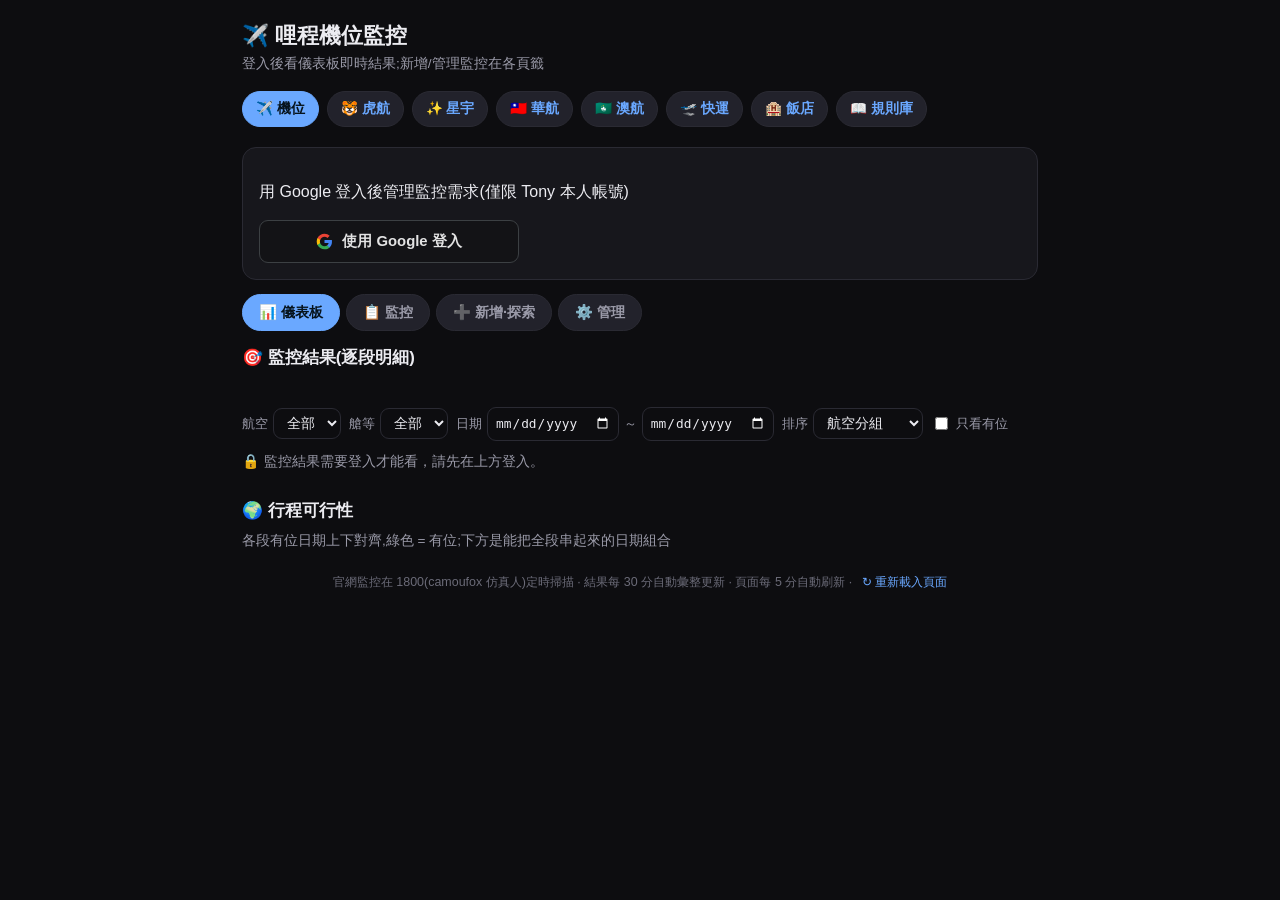
<file: index.html>
<!DOCTYPE html>
<html lang="zh-Hant">
<head>
<meta charset="UTF-8">
<meta name="viewport" content="width=device-width, initial-scale=1">
<title>✈️ 哩程機位監控</title>
<meta name="theme-color" content="#0d0d10">
<link rel="manifest" href="manifest.json">
<link rel="apple-touch-icon" href="assets/icon-192.png">
<link rel="icon" type="image/png" href="assets/icon-192.png">
<link rel="stylesheet" href="assets/shared.css?v=20260903">
<style>
  .badge.no_seats{ color:var(--bad); border-color:var(--bad); }
  .src-air{ color:var(--ok); } .src-sa{ color:var(--accent); }
  .avlist{ color:var(--ok); font-size:0.82rem; margin-top:5px; line-height:1.55; }
  .badge.new{ background:#f5a524; color:#241a05; border:none; font-weight:700; }
  .tl .t-pa{ background:#f5a524; }
  .tl .t-ck{ background:#7a642a; } .tl .t-no{ background:#2c2c36; }
  .tl .t-un{ background:transparent; border:1px solid var(--border); }
  .book{ color:var(--accent); text-decoration:none; font-size:0.8rem; white-space:nowrap; }
  .cpm{ color:var(--text2); font-size:0.76rem; } .cpm.good{ color:var(--ok); }
  /* results table */
  .summary{ display:flex; gap:8px; flex-wrap:wrap; margin:6px 0 12px; }
  .stat{ background:var(--card); border:1px solid var(--border); border-radius:10px; padding:7px 13px; font-size:0.88rem; }
  .stat b{ font-size:1.1rem; color:var(--accent); } .stat.ok b{ color:var(--ok); }
  /* 頁籤 */
  .tabs{ display:flex; gap:6px; margin:12px 0; flex-wrap:wrap; }
  .tabs button{ background:var(--chip); color:var(--text2); border:1px solid var(--border); border-radius:99px; padding:8px 16px; font-size:0.9rem; }
  .tabs button.on{ background:var(--accent); color:#06131c; border-color:var(--accent); }
  .tabsec{ display:none; } .tabsec.on{ display:block; }
  /* 登入才看得到的區塊：body 沒有 authed class 時整塊藏起來,反之藏 need-anon 提示 */
  body:not(.authed) .need-auth{ display:none !important; }
  body.authed .need-anon{ display:none !important; }
  .controls{ display:flex; gap:8px; flex-wrap:wrap; margin:0 0 10px; align-items:center; }
  /* white-space:nowrap:手機上 label 被擠窄時整顆換行,不要「只看有位」一字一行直排 */
  .controls label{ font-size:0.82rem; margin:0; display:flex; align-items:center; gap:5px; white-space:nowrap; }
  .controls select{ width:auto; padding:6px 9px; font-size:0.85rem; }
  .controls input[type=date]{ width:auto; min-width:118px; min-height:34px; padding:5px 7px; font-size:0.8rem; }
  .grp{ margin:16px 0 5px; font-weight:700; display:flex; align-items:center; gap:8px; }
  .grp .prog{ font-size:0.76rem; color:var(--text2); font-weight:400; }
  tr.avail{ background:var(--okbg); } tr.none td{ color:var(--dim); }
  /* 每哩價值划算的列：琥珀色亮顯,比一般「有位」的綠更搶眼(現金/哩程 ≥0.8 划算、≥1.2 超值) */
  tr.val{ background:#2a2112; box-shadow:inset 3px 0 0 #f5a524; }
  tr.val2{ background:#332507; box-shadow:inset 3px 0 0 #ffc94d; }
  .valbadge{ background:#f5a524; color:#241a05; border:none; font-weight:700; }
  .flt{ color:var(--text2); font-size:0.79rem; }
  .editbox{ border:1px dashed var(--border); border-radius:10px; padding:10px 12px; margin-top:8px; width:100%; }
  .ev{ font-size:0.82rem; color:var(--text2); padding:3px 0; border-bottom:1px dashed var(--border); }
  .ev:last-child{ border-bottom:none; }
  .ev.drop{ color:#f5a524; background:#2a2112; border-radius:6px; padding:4px 8px; border-bottom:none; margin:2px 0; }
  /* ---- 行程專案 / 日曆熱圖 ---- */
  .leg{ border:1px solid var(--border); border-radius:10px; padding:9px 10px; margin:8px 0; background:var(--bg); }
  .leg-hd{ display:flex; justify-content:space-between; align-items:center; font-size:0.82rem; color:var(--text2); margin-bottom:4px; }
  .leg-hd b{ color:var(--text); }
  .leg .row2{ margin-top:4px; }
  .leg input, .leg select{ padding:7px 8px; font-size:0.88rem; }
  .leg label{ margin:6px 0 3px; font-size:0.78rem; }
  .rm{ background:transparent; color:var(--bad); border:none; padding:2px 6px; font-size:0.8rem; cursor:pointer; }
  .addleg{ background:transparent; color:var(--accent); border:1px dashed var(--border); width:100%; padding:9px; font-size:0.88rem; }
  .bn{ color:var(--warn,#f5a524); font-size:0.74rem; }
  .trip{ border:1px solid var(--border); border-radius:12px; padding:12px; margin:12px 0; background:var(--card); }
  .trip-hd{ display:flex; justify-content:space-between; align-items:flex-start; gap:10px; margin-bottom:8px; }
  .trip-name{ font-weight:700; font-size:1rem; }
  .badge.ready{ background:var(--ok); color:#06281a; border:none; font-weight:700; }
  .badge.partial{ color:#f5a524; border-color:#5a441a; }
  .badge.none{ color:var(--bad); border-color:var(--bad); }
  .hm{ overflow-x:auto; -webkit-overflow-scrolling:touch; padding-bottom:4px; }
  .hm table{ border-collapse:separate; border-spacing:2px; font-size:0.7rem; }
  .hm th.lg{ text-align:left; white-space:nowrap; padding-right:8px; font-weight:600; color:var(--text);
    font-size:0.78rem; position:sticky; left:0; background:var(--card); z-index:1; }
  .hm th.dt{ font-weight:400; color:var(--text2); font-size:0.62rem; line-height:1.15; padding:0 1px; }
  .hm td.c{ width:17px; height:19px; border-radius:4px; background:#1e1e26; padding:0; }
  .hm td.c.ok{ background:var(--ok); } .hm td.c.no{ background:#26262f; }
  .hm td.c.out{ background:transparent; } .hm td.c.pend{ background:#2b2b38; }
  .hm td.c.pick{ outline:2px solid var(--accent); outline-offset:-2px; }
  .lgd{ display:flex; gap:12px; flex-wrap:wrap; font-size:0.74rem; color:var(--text2); margin:6px 0 2px; }
  .lgd i{ display:inline-block; width:11px; height:11px; border-radius:3px; vertical-align:-1px; margin-right:4px; }
  .combo{ border:1px solid var(--border); border-radius:9px; padding:7px 10px; margin:6px 0; font-size:0.83rem; cursor:pointer; }
  .combo:hover{ border-color:var(--accent); } .combo.on{ border-color:var(--accent); background:var(--okbg); }
  .combo .cd{ color:var(--ok); font-weight:600; }
</style>
</head>
<body>
<h1>✈️ 哩程機位監控</h1>
<p class="sub">登入後看儀表板即時結果;新增/管理監控在各頁籤</p>
<div class="nav">
  <a href="index.html">✈️ 機位</a>
  <a href="tigerair.html">🐯 虎航</a>
  <a href="starlux.html">✨ 星宇</a>
  <a href="chinaairlines.html">🇹🇼 華航</a>
  <a href="airmacau.html">🇲🇴 澳航</a>
  <a href="hkexpress.html">🛫 快運</a>
  <a href="hotels.html">🏨 飯店</a>
  <a href="rules.html">📖 規則庫</a>
</div>

<div id="signin-card" class="card">
  <p>用 Google 登入後管理監控需求(僅限 Tony 本人帳號)</p>
  <div id="gsi-btn"></div>
</div>
<div id="role-banner" class="msg hidden" style="margin:10px 0;padding:9px 12px;border:1px solid #6663;border-radius:8px;"></div>

<!-- 儀表板優先：預設先看「現在有沒有位」,表單全部收進頁籤,不用滑過一堆表單 -->
<div class="tabs" id="tabs">
  <button data-tab="dash" class="on">📊 儀表板</button>
  <button data-tab="watch">📋 監控</button>
  <button data-tab="add">➕ 新增·探索</button>
  <button data-tab="admin">⚙️ 管理</button>
</div>

<section id="tab-add" class="tabsec">
  <p class="msg need-anon">🔒 登入後才能新增監控。</p>
  <div class="card need-auth">
    <h2>🔭 探索模式(不指定目的地)</h2>
    <p class="msg" style="margin:2px 0 8px;">環球票的正確查法是反過來的:先看哪裡開得出位子,再回頭組行程。這裡從出發地掃整個地區的樞紐機場(走 seats.aero 快取,不打官網),找到的段可以一鍵丟進下面的行程表單。</p>
    <div class="row2">
      <div><label>出發地(可逗號多個)</label><input id="x-origin" placeholder="例：TPE" maxlength="30" style="text-transform:uppercase" value="TPE"></div>
      <div><label>哩程計畫</label><select id="x-program">
        <option value="ana" selected>ANA 全日空</option><option value="eva">長榮 Infinity</option>
        <option value="cal">華航 華夏</option><option value="starlux">星宇 COSMILE</option>
        <option value="alaska">阿拉斯加 Mileage Plan</option><option value="asiamiles">國泰 Asia Miles</option></select></div>
    </div>
    <div class="row2">
      <div><label>日期(起)</label><input id="x-from" type="date"></div>
      <div><label>日期(迄)</label><input id="x-to" type="date"></div>
    </div>
    <label>艙等</label>
    <div style="display:flex;gap:14px;flex-wrap:wrap;padding:4px 0 2px;">
      <label style="margin:0;display:inline-flex;gap:5px;align-items:center;color:var(--text)"><input type="checkbox" class="xcab" value="business" style="width:auto" checked> 商務</label>
      <label style="margin:0;display:inline-flex;gap:5px;align-items:center;color:var(--text)"><input type="checkbox" class="xcab" value="first" style="width:auto"> 頭等</label>
      <label style="margin:0;display:inline-flex;gap:5px;align-items:center;color:var(--text)"><input type="checkbox" class="xcab" value="premium" style="width:auto"> 豪經</label>
      <label style="margin:0;display:inline-flex;gap:5px;align-items:center;color:var(--text)"><input type="checkbox" class="xcab" value="economy" style="width:auto"> 經濟</label>
    </div>
    <label>要掃哪些地區(一次最多掃 8 批,超過的會標出來)</label>
    <div id="x-regions" style="display:flex;gap:12px;flex-wrap:wrap;padding:4px 0 2px;"></div>
    <label>最少可訂位數</label>
    <select id="x-seats"></select>
    <button id="x-submit" class="primary">🔭 開始探索</button>
    <p id="x-msg" class="msg"></p>
    <div id="x-out"></div>
  </div>

  <div class="card need-auth">
    <h2>🌍 新增行程專案(環球票 / 多航段)</h2>
    <p class="msg" style="margin:2px 0 8px;">一張環球票 = 一組航段。每段各自設彈性日期窗,系統會自動算出「哪幾組日期能把全部段串成一張票」,全段湊齊才推播。洲際長程段(≥2,500 哩)會自動標記為瓶頸段並加掃描配額。</p>
    <label>行程名稱</label>
    <input id="t-name" placeholder="例：2027 環球商務" maxlength="40">
    <div id="t-legs"></div>
    <button id="t-addleg" class="addleg">➕ 加一段</button>
    <div class="row2" style="margin-top:10px;">
      <div><label>人數(幾人到幾人)</label>
        <div style="display:flex;align-items:center;gap:6px;">
          <select id="t-seats-min" style="flex:1"></select><span style="color:var(--text2)">到</span>
          <select id="t-seats-max" style="flex:1"></select>
        </div></div>
      <div><label>每段之間最少停留(天)</label><select id="t-stay">
        <option value="0">0(可同日轉機)</option><option value="1" selected>1 天</option>
        <option value="2">2 天</option><option value="3">3 天</option>
        <option value="5">5 天</option><option value="7">7 天</option></select></div>
    </div>
    <div class="row2">
      <div><label>資料來源</label><select id="t-source">
        <option value="airline" selected>航空公司官網(較準)</option>
        <option value="seatsaero">seats.aero(聯盟代理)</option></select></div>
      <div><label>每日掃描次數(基準)</label><select id="t-scan">
        <option value="1">1 次</option><option value="2" selected>2 次</option>
        <option value="3">3 次</option><option value="4">4 次</option></select></div>
    </div>
    <button id="t-submit" class="primary">建立行程</button>
    <p id="t-msg" class="msg"></p>
  </div>

  <div class="card need-auth">
    <h2>➕ 新增單點監控需求</h2>
    <div class="row2">
      <div><label>出發地(IATA,可逗號多個)</label><input id="f-origin" placeholder="例：TPE 或 TPE,KHH" maxlength="30" style="text-transform:uppercase"></div>
      <div><label>目的地(IATA,可逗號多個)</label><input id="f-dest" placeholder="例：NRT 或 NRT,HND" maxlength="30" style="text-transform:uppercase"></div>
    </div>
    <p class="msg" style="margin:2px 0 6px;">出發地/目的地各最多 5 個,逗號分隔(TPE,KHH → NRT,HND)。也可打城市群組代碼自動展開：TYO=NRT+HND、SEL=ICN+GMP、NYC=JFK+EWR+LGA、LON=LHR+LGW、PAR=CDG+ORY、TWN=TPE+KHH。官網來源會把所有組合逐一掃描;星宇官網一次只能查一組航線+單一出發日,多填的會在清單上標註。</p>
    <label>行程</label>
    <div style="display:flex;gap:14px;padding:2px 0 6px;">
      <label style="margin:0;display:inline-flex;gap:5px;align-items:center;color:var(--text)"><input type="radio" name="f-trip" class="tt" value="oneway" checked style="width:auto"> 單程</label>
      <label style="margin:0;display:inline-flex;gap:5px;align-items:center;color:var(--text)"><input type="radio" name="f-trip" class="tt" value="roundtrip" style="width:auto"> 來回</label>
    </div>
    <div class="row2">
      <div><label id="f-lab-from">日期(起)</label><input id="f-date-from" type="date"></div>
      <div><label>日期(迄,留空=單日)</label><input id="f-date-to" type="date"></div>
    </div>
    <div class="row2" id="f-ret-row" style="display:none">
      <div><label>回程(起)</label><input id="f-ret-from" type="date"></div>
      <div><label>回程(迄,留空=單日)</label><input id="f-ret-to" type="date"></div>
    </div>
    <p class="msg" id="f-ret-hint" style="display:none;margin:2px 0 6px;">去程與回程各自一個日期範圍(例:1/21-1/23 出發、2/2-2/3 回程)。兩段分開掃、分開通知——單程獎勵票各算一半哩程,哪段先開出來就可以先訂。</p>
    <label>艙等(可複選,不選=皆可)</label>
    <div id="f-cabins" style="display:flex;gap:14px;flex-wrap:wrap;padding:4px 0 2px;">
      <label style="margin:0;display:inline-flex;gap:5px;align-items:center;color:var(--text)"><input type="checkbox" class="cab" value="economy" style="width:auto"> 經濟</label>
      <label style="margin:0;display:inline-flex;gap:5px;align-items:center;color:var(--text)"><input type="checkbox" class="cab" value="premium" style="width:auto"> 豪華經濟</label>
      <label style="margin:0;display:inline-flex;gap:5px;align-items:center;color:var(--text)"><input type="checkbox" class="cab" value="business" style="width:auto" checked> 商務</label>
      <label style="margin:0;display:inline-flex;gap:5px;align-items:center;color:var(--text)"><input type="checkbox" class="cab" value="first" style="width:auto"> 頭等</label>
    </div>
    <label>人數(幾人到幾人)</label>
    <div style="display:flex;align-items:center;gap:8px;">
      <select id="f-seats-min" style="flex:1"></select>
      <span style="color:var(--text2)">到</span>
      <select id="f-seats-max" style="flex:1"></select>
      <span style="color:var(--text2)">人</span>
    </div>
    <label>哩程計畫</label>
    <select id="f-program">
      <option value="ana" selected>ANA 全日空</option><option value="eva">長榮 Infinity</option>
      <option value="cal">華航 華夏</option><option value="starlux">星宇 COSMILE</option>
      <option value="alaska">阿拉斯加 Mileage Plan</option><option value="asiamiles">國泰 Asia Miles</option>
    </select>
    <div class="row2">
      <div><label>資料來源</label><select id="f-source">
        <option value="airline" selected>航空公司官網(較準)</option>
        <option value="seatsaero">seats.aero(聯盟代理)</option></select></div>
      <div><label>每日掃描次數</label><select id="f-scan">
        <option value="1">1 次</option><option value="2" selected>2 次</option>
        <option value="3">3 次</option><option value="4">4 次</option></select></div>
    </div>
    <label>通知條件(選填,超過的不算有位)</label>
    <div class="row2">
      <div><input id="f-milesmax" type="number" min="1" placeholder="哩程上限 例:60000"></div>
      <div><input id="f-taxmax" type="number" min="1" placeholder="稅費上限(同幣別數字)"></div>
    </div>
    <label style="margin:6px 0 0;display:inline-flex;gap:6px;align-items:center;color:var(--text)"><input type="checkbox" id="f-direct" style="width:auto"> ✈️ 只要直飛才通知<span style="color:var(--text2);font-size:0.78rem">(限 seats.aero 來源,官網掃描無航段資訊)</span></label>
    <button id="f-submit" class="primary">送出</button>
    <p id="f-msg" class="msg"></p>
  </div>
</section>

<section id="tab-watch" class="tabsec">
  <p class="msg need-anon">🔒 登入後才能看監控清單。</p>
  <div class="card need-auth">
    <div style="display:flex;justify-content:space-between;align-items:center;margin:0 0 8px;">
      <h2 style="margin:0;">📋 監控需求清單</h2>
      <button id="test-push" class="pause">🔔 測試推播</button>
    </div>
    <p id="push-msg" class="msg" style="margin:0 0 4px;"></p>
    <div id="watchlist"><p class="msg">載入中…</p></div>
  </div>

  <div class="card need-auth">
    <h2>🗺️ 行程專案清單</h2>
    <div id="triplist"><p class="msg">載入中…</p></div>
  </div>
</section>

<section id="tab-admin" class="tabsec">
  <p class="msg need-anon">🔒 登入後才能管理。</p>
  <div class="card need-auth hidden" id="bal-card">
    <h2>💳 哩程餘額</h2>
    <p class="msg" style="margin:4px 0 8px">填一次各計畫的餘額與最近到期日，結果表的有位列會直接標「✅ 夠開 / 缺多少哩」，到期前 90 天儀表板會提醒。</p>
    <div id="bal-rows"></div>
    <button id="bal-save" class="primary">儲存餘額</button>
    <p id="bal-msg" class="msg"></p>
  </div>
  <!-- 授權卡預設 hidden：applyRole 只對 owner 打開,未登入的訪客也看不到授權 UI -->
  <div class="card hidden need-auth" id="grants-card">
    <h2>👥 家人授權</h2>
    <p class="msg" style="margin:4px 0 10px">被授權的人用自己的 Google 帳號登入本頁：<b>共編</b>可幫你新增監控（他建的需求變有位時，通知寄到他的 email）、<b>唯讀</b>只能看。你自己的通知照走 TG。</p>
    <div id="grant-list"></div>
    <div style="display:flex;gap:8px;flex-wrap:wrap;margin-top:8px">
      <input id="g-email" type="email" placeholder="family@gmail.com" style="flex:1;min-width:200px">
      <select id="g-role" style="width:auto"><option value="editor">共編 editor</option><option value="viewer">唯讀 viewer</option></select>
      <button id="g-add" class="primary">授權</button>
    </div>
    <p id="g-msg" class="msg"></p>
  </div>
</section>

<section id="tab-dash" class="tabsec on">
<h2 style="margin-top:14px;">🎯 監控結果(逐段明細) <button id="refresh-btn" class="pause" style="vertical-align:middle;margin-left:8px;">🔄 立即刷新</button></h2>
<p class="sub" id="res-sub">載入中…</p>
<div class="hl" id="health"></div>
<div class="summary" id="summary"></div>
<div id="dash-new"></div>
<div class="controls">
  <label>航空 <select id="rf-air"><option value="">全部</option></select></label>
  <label>艙等 <select id="rf-cabin"><option value="">全部</option></select></label>
  <label>日期 <input type="date" id="rf-from"> ～ <input type="date" id="rf-to"></label>
  <label>排序 <select id="rf-sort"><option value="">航空分組</option><option value="date">按日期</option><option value="cpm">按每哩價值</option></select></label>
  <label><input type="checkbox" id="rf-availonly"> 只看有位</label>
</div>
<div id="results"><p class="msg">載入中…</p></div>
<div id="events"></div>

<h2 style="margin-top:26px;">🌍 行程可行性</h2>
<p class="sub">各段有位日期上下對齊,綠色 = 有位;下方是能把全段串起來的日期組合</p>
<div id="trips"><p class="msg">還沒有行程專案 —— 登入後用「新增·探索」頁籤建立。</p></div>
</section>

<p class="foot">官網監控在 1800(camoufox 仿真人)定時掃描 · 結果每 30 分自動彙整更新 · 頁面每 5 分自動刷新</p>

<script src="https://accounts.google.com/gsi/client" async defer></script>
<script src="assets/shared.js?v=20260903"></script>
<script>
(function () {
  "use strict";
  var CABIN_LABEL={economy:"經濟",premium:"豪經",business:"商務",first:"頭等"};
  var PROGRAM_LABEL={ana:"ANA",eva:"長榮",cal:"華航",starlux:"星宇",alaska:"Alaska",asiamiles:"亞萬"};
  var SOURCE_LABEL={airline:"官網",seatsaero:"seats.aero"};
  // 狀態標籤收斂成人話一組,技術細節放 tooltip——七種內部狀態直接攤在畫面上沒人看得懂
  var STATUS_LABEL={pending:"等待首查",no_seats:"無位",available:"🎉 有位",check:"🟡 待確認",waitlist:"⏳ 候補",partial:"🟡 部分有位"};
  var STATUS_TIP={check:"官網查得到航班,可訂數待官網確認",waitlist:"目前只有候補位",partial:"位數不足需求人數,可分批訂",pending:"還沒掃過第一輪"};
  // $/esc/token/api/fmtTime… 共用邏輯都在 assets/shared.js
  // 機場座標(與後端 scripts/seatsrooms-monitor/airports-ll.json 同一份),只用來即時顯示段距離
  var AP={};
  fetch("airports-ll.json").then(function(r){return r.json();}).then(function(d){AP=d;}).catch(function(){});
  function gcMiles(a,b){ var R=3958.7613,r=function(x){return x*Math.PI/180;};
    var dLat=r(b[0]-a[0]),dLon=r(b[1]-a[1]);
    var h=Math.pow(Math.sin(dLat/2),2)+Math.cos(r(a[0]))*Math.cos(r(b[0]))*Math.pow(Math.sin(dLon/2),2);
    return Math.round(R*2*Math.asin(Math.min(1,Math.sqrt(h)))); }

  // ---- 分級授權（2026-08-04）：GET watch 回 role/me，非 owner 介面降級 ----
  var ROLE=null, ME=null;
  function applyRole(){
    function show(el,on){ if(el)el.classList.toggle("hidden",!on); }
    var owner=ROLE==="owner";
    show($("x-submit").closest(".card"), owner);      // 探索：後端仍 owner-only
    show($("t-submit").closest(".card"), owner);      // 行程建立：owner-only
    show($("triplist").closest(".card"), owner||ROLE==="viewer"); // 行程清單：editor 看不到
    show($("test-push"), owner);
    show($("grants-card"), owner);
    show($("f-submit").closest(".card"), owner||ROLE==="editor");
    show($("bal-card"), owner);
    var b=$("role-banner");
    if(b){ if(owner||!ROLE){ b.classList.add("hidden"); }
      else { b.classList.remove("hidden");
        b.textContent = ROLE==="editor"
          ? "👥 共編模式：這裡只顯示「你自己建立」的監控；變有位時會寄信到你的 email。"
          : "👀 檢視模式：唯讀，可看全部監控。"; } }
    if(owner) loadGrants();
  }
  function loadGrants(){
    api("GET","/api/grants?app=seatsrooms",null,function(e,d){
      var el=$("grant-list"); if(!el)return;
      if(e){el.innerHTML='<p class="msg err">授權清單載入失敗：'+esc(e)+'</p>';return;}
      var g=(d&&d.granted)||[];
      el.innerHTML=g.length?"":'<p class="msg">還沒有授權任何人。</p>';
      g.forEach(function(x){
        var em=x.viewer_email||x.viewerEmail||"";
        var row=document.createElement("div"); row.className="entry";
        row.innerHTML='<div class="entry-head"><div class="entry-name">'+esc(em)
          +' <span class="badge">'+esc(x.role)+'</span></div>'
          +'<div class="btn-row"><button class="del">移除</button></div></div>';
        row.querySelector(".del").addEventListener("click",function(){
          api("DELETE","/api/grants?app=seatsrooms&viewerEmail="+encodeURIComponent(em),null,function(e2){
            if(e2){toast("移除失敗："+e2,"err");return;} loadGrants(); });});
        el.appendChild(row);
      });
    });
  }

  // ---- watchlist (managed) ----
  // 有位時把明細（日期/艙等/位數/航班）列在卡片下,像餐廳監控的「可訂日期」。
  // 官網掃描的明細住在 results(ALL),用 計畫→航空 對回去;seats.aero 命中則直接用 watch.availability。
  var LAST_WS=null;
  var AIR_KEY={ana:"ANA",eva:"長榮",cal:"華航",starlux:"星宇",alaska:"阿拉斯加",asiamiles:"國泰"};
  function availLines(w){
    if(Array.isArray(w.availability)&&w.availability.length)
      return w.availability.map(function(l){return esc(l);});
    var key=AIR_KEY[w.program]; if(!key||!ALL.length)return [];
    // 逐方向比對：來回需求要連回程(航線反轉＋回程日期窗)一起找,不然明細永遠只列去程
    var os=[],ds=[];
    String(w.origin||"").split(",").forEach(function(o){o=o.trim();if(o)os.push(o);});
    String(w.dest||"").split(",").forEach(function(d){d=d.trim();if(d)ds.push(d);});
    var dirs=[];
    function mkdir(from,to,dF,dT,tag){ var routes={};
      from.forEach(function(o){to.forEach(function(d){routes[o+"→"+d]=1;});});
      dirs.push({routes:routes,from:dF||"",to:dT||dF||"9999",tag:tag}); }
    var isRT=w.tripType==="roundtrip"&&w.retFrom;
    mkdir(os,ds,w.dateFrom,w.dateTo,isRT?"去程":"");
    if(isRT)mkdir(ds,os,w.retFrom,w.retTo,"回程");
    var multi=os.length*ds.length>1;
    var g={},order=[];
    ALL.forEach(function(r){
      if(r.status!=="available")return;
      if((r.airline||"").indexOf(key)<0)return;
      var rt=(r.route||"").replace(/-/g,"→"), dir=null;
      for(var i=0;i<dirs.length;i++){
        if(dirs[i].routes[rt]&&r.date&&r.date>=dirs[i].from&&r.date<=dirs[i].to){dir=dirs[i];break;}
      }
      if(!dir)return;
      var k=dir.tag+"|"+r.date+"|"+rt+"|"+(r.cabin||"");
      if(!g[k]){g[k]={tag:dir.tag,date:r.date,route:rt,cabin:r.cabin||"",avail:r.avail||"有位",miles:r.miles||"",tax:r.tax||"",flights:[]};order.push(k);}
      if(r.flight&&g[k].flights.indexOf(r.flight)<0)g[k].flights.push(r.flight);
    });
    return order.map(function(k){return g[k];})
      .sort(function(a,b){return a.tag<b.tag?-1:a.tag>b.tag?1:(a.date<b.date?-1:a.date>b.date?1:(a.cabin<b.cabin?-1:1));})
      .map(function(a){
        var bits=[];
        if(a.tag)bits.push(a.tag);
        bits.push(a.date);
        if(multi)bits.push(a.route);
        if(a.cabin)bits.push(a.cabin);
        bits.push(a.avail);
        if(a.miles)bits.push(/^[\d,.]+k?$/i.test(a.miles)?a.miles+" 哩":a.miles);
        if(a.tax)bits.push("稅 "+a.tax);
        if(a.flights.length)bits.push(a.flights.slice(0,3).join("、")+(a.flights.length>3?" 等"+a.flights.length+"班":""));
        return esc(bits.join(" · "));
      });
  }
  // seats.aero 交叉驗證(2026-08-21):官網掃描是最脆弱的一環,壞掉時常常是「照跑但抓不到東西」,
  // 看起來就只是沒位。第二來源看得到、官網看不到時要講出來——尤其是連續好幾輪都這樣。
  function xcheckHtml(w){
    var x=w.xcheck; if(!x||!x.t)return "";
    if(x.error)return '<br><span style="color:var(--text2)">🔎 seats.aero 交叉驗證失敗：'+esc(String(x.error).slice(0,60))+"</span>";
    var when=fmtTime(x.t);
    if(x.diverged&&x.hits){
      return '<br><span style="color:var(--warn)">🔎 seats.aero 另外看到 '+x.hits+" 筆（官網說沒位，已連 "+(x.streak||1)+" 輪不一致）"
        +(x.proxy?"　※夥伴代理視角，不保證訂得到":"")+"</span>"
        +'<div class="avlist">'+(x.lines||[]).slice(0,4).map(esc).join("<br>")+"</div>";
    }
    if(x.hits)return '<br><span style="color:var(--text2)">🔎 seats.aero 也看到 '+x.hits+" 筆（"+when+"）</span>";
    return '<br><span style="color:var(--text2)">🔎 seats.aero 對照：無（'+when+"）</span>";
  }
  var TL_CLS={available:"t-av",partial:"t-pa",check:"t-ck",waitlist:"t-ck",no_seats:"t-no"};
  function histTimeline(w){ return timelineHtml(w.history,TL_CLS,STATUS_LABEL); }
  // 釋位規律(近30天,從 history 變化點算)：出位幾次/平均存活多久/多在星期幾——
  // 讓「查詢器」往「決策工具」走一步:知道規律才知道該不該等、該盯哪天
  function availStats(w){
    var h=(w.history||[]).filter(function(x){return x.t&&x.t>Date.now()-30*86400e3;});
    if(h.length<2)return "";
    function isAv(x){return x.status==="available"||x.status==="partial";}
    var events=[],lifes=[],wd={};
    for(var i=0;i<h.length;i++){
      if(!isAv(h[i])||(i>0&&isAv(h[i-1])))continue;
      events.push(h[i]);
      var d=new Date(h[i].t); wd[d.getDay()]=(wd[d.getDay()]||0)+1;
      for(var j=i+1;j<h.length;j++){ if(!isAv(h[j])){ lifes.push(h[j].t-h[i].t); break; } }
    }
    if(!events.length)return "";
    var bits=["近30天出位 "+events.length+" 次"];
    if(lifes.length){
      var avg=lifes.reduce(function(a,b){return a+b;},0)/lifes.length;
      bits.push("平均存活 "+(avg<48*3600e3?Math.max(1,Math.round(avg/3600e3))+" 小時":Math.round(avg/86400e3)+" 天"));
    }
    if(events.length>=2){
      var best=null; Object.keys(wd).forEach(function(k){ if(best===null||wd[k]>wd[best])best=k; });
      bits.push("多在週"+["日","一","二","三","四","五","六"][best]+"出現");
    }
    return '<div class="cpm" style="margin-top:3px">📈 '+bits.join(" · ")+"</div>";
  }
  function renderWatch(ws){
    LAST_WS=ws;
    var el=$("watchlist");
    if(!ws||!ws.length){el.innerHTML='<p class="msg">還沒有監控需求,用上面表單新增。</p>';return;}
    el.innerHTML="";
    ws.forEach(function(w){
      var div=document.createElement("div"); div.className="entry";
      var paused=w.active===false;
      // 日期過完的需求由後端自動下架(expire-watches.js),標成「已過期」跟手動暫停區分開:
      // 手動暫停按恢復就好,過期的要先改日期,不然一啟用又會被下架。
      var gone=paused&&w.expired;
      var st=gone?"🗓 已過期":(paused?"⏸ 暫停中":(STATUS_LABEL[w.status]||w.status||"—"));
      var badge=paused?"paused":esc(w.status||"");
      // 來回需求：去/回各一個日期範圍,兩段都要看得到（只顯示去程等於騙自己）
      var rt=w.tripType==="roundtrip"&&w.retFrom;
      var span=function(a,b){return b&&b!==a?a+" ～ "+b:a;};
      var dt=rt?("去 "+span(w.dateFrom,w.dateTo)+"　回 "+span(w.retFrom,w.retTo)):span(w.dateFrom,w.dateTo);
      var srcCls=w.source==="seatsaero"?"src-sa":"src-air";
      var cabTxt=(w.cabins&&w.cabins.length)?w.cabins.map(function(c){return CABIN_LABEL[c]||c;}).join("/"):(w.cabin?(CABIN_LABEL[w.cabin]||w.cabin):"皆可");
      var mn=w.seatsMin!=null?w.seatsMin:w.seats, mx=w.seatsMax!=null?w.seatsMax:w.seats;
      var seatTxt=(mn===mx)?(mn+" 人"):(mn+"~"+mx+" 人");
      var av=availLines(w), MAXAV=12;
      var avHtml=av.length?('<div class="avlist">可訂：<br>'+av.slice(0,MAXAV).join("<br>")
        +(av.length>MAXAV?"<br>… 還有 "+(av.length-MAXAV)+" 筆(見下方結果表)":"")+"</div>"):"";
      div.innerHTML='<div class="entry-head"><div>'
        +'<div class="entry-name">'+esc(w.origin)+(rt?" ⇄ ":" → ")+esc(w.dest)+' <span class="badge '+badge+'"'+(STATUS_TIP[w.status]?' title="'+esc(STATUS_TIP[w.status])+'"':"")+'>'+esc(st)+"</span>"
        +(rt&&w.legStatus?' <span style="font-size:0.75rem;color:var(--text2)">去程 '+esc(STATUS_LABEL[w.legStatus.out]||w.legStatus.out||"—")
          +' · 回程 '+esc(STATUS_LABEL[w.legStatus.ret]||w.legStatus.ret||"—")+"</span>":"")+"</div>"
        +'<div class="entry-meta">'+esc(dt)+" · "+esc(cabTxt)+" · "+esc(seatTxt)+" · "+esc(PROGRAM_LABEL[w.program]||w.program)
        +' · <span class="'+srcCls+'">'+esc(SOURCE_LABEL[w.source]||"官網")+"</span> · 每日"+(w.scanPerDay||2)+"掃"
        +(w.notifyFilter?(" · 🔔"+[w.notifyFilter.directOnly?"只直飛":null,
          w.notifyFilter.milesMax?"≤"+Number(w.notifyFilter.milesMax).toLocaleString()+"哩":null,
          w.notifyFilter.taxMax?"稅≤"+Number(w.notifyFilter.taxMax).toLocaleString():null].filter(Boolean).join("/")):"")
        +"<br>上次掃描 "+fmtTime(w.lastChecked)+(w.note?"<br>"+esc(w.note):"")+xcheckHtml(w)
        +(w.notifyEmail?"<br>👤 "+esc(w.createdBy||w.notifyEmail)+" 建立 · 📧 有位通知寄 email":"")+"</div>"
        +avHtml+histTimeline(w)+availStats(w)+"</div>"
        +'<div class="btn-row">'
        +((paused||ROLE!=="owner")?'':(w.source==="seatsaero"
          ?'<button class="scan" title="立刻掃一次這條需求（seats.aero），約 1 分鐘後狀態更新">⚡ 立即掃</button>'
          :'<button class="scan" title="觸發 1800 立刻掃官網（同計畫的需求一起掃），結果約 10-30 分鐘更新，有位會推 TG">⚡ 立即掃</button>'))
        +((ROLE==="owner"||(ROLE==="editor"&&ME&&w.createdBy===ME))
          ?'<button class="pause ed" title="改日期/人數/艙等,不用刪掉重建">✏️</button>'
           +'<button class="pause cp" title="複製這條的條件到新增表單">⧉</button>'
           +'<button class="pause">'+(paused?"▶ 恢復":"⏸ 暫停")+'</button><button class="del">刪除</button>':'')
        +'</div></div>';
      var sb=div.querySelector(".scan");
      if(sb)sb.addEventListener("click",function(){
        sb.disabled=true; sb.textContent="⏳ 掃描中…";
        api("POST","/api/seats/scan/"+encodeURIComponent(w.id),{},function(e,d){
          if(e){toast("觸發失敗："+e,"err");sb.disabled=false;sb.textContent="⚡ 立即掃";return;}
          sb.textContent="✅ 已觸發";
          var pm=$("push-msg");
          if(d&&d.mode==="airline"){
            // 官網掃描要 10-30 分,給個預計時間,不然按完像石沉大海
            var eta=new Date(Date.now()+30*60000);
            if(pm){pm.textContent="⏳ 已觸發 1800 官網掃描（同計畫需求一起掃），預計 "
              +eta.getHours()+":"+String(eta.getMinutes()).padStart(2,"0")+" 前更新，有位會推 TG";pm.className="msg";}
            setTimeout(refreshWatch,660000); setTimeout(refreshWatch,30*60000);
          }
          else {
            if(pm){pm.textContent="⏳ 已觸發 seats.aero 掃描，約 1 分鐘後更新";pm.className="msg";}
            setTimeout(refreshWatch,30000); setTimeout(refreshWatch,75000);
          }
        });});
      var eb=div.querySelector(".ed");
      if(eb)eb.addEventListener("click",function(){ toggleEditPanel(w,div); });
      var cb=div.querySelector(".cp");
      if(cb)cb.addEventListener("click",function(){ copyToForm(w); });
      var pb=div.querySelector(".pause:not(.ed):not(.cp)");
      if(pb)pb.addEventListener("click",function(){
        // 過期的直接開編輯面板：日期沒改就啟用,後端會擋、5 分鐘後又被自動下架
        if(gone){ toast("日期已經過了,改完日期會自動重新啟用","err"); toggleEditPanel(w,div); return; }
        api("PATCH","/api/seats/watch/"+encodeURIComponent(w.id),{active:paused},function(e,d){if(e){toast("更新失敗："+e,"err");return;}renderWatch((d.watches||[]).filter(function(x){return !x.tripId;}));});});
      var db=div.querySelector(".del");
      if(db)db.addEventListener("click",function(){
        confirmDlg("停止監控 "+w.origin+"→"+w.dest+"？",function(){
          api("DELETE","/api/seats/watch/"+encodeURIComponent(w.id),null,function(e,d){if(e){toast("刪除失敗："+e,"err");return;}toast("已停止監控","ok");renderWatch((d.watches||[]).filter(function(x){return !x.tripId;}));});
        },{title:"停止監控",okText:"停止監控"});});
      el.appendChild(div);
    });
  }
  // ---- 編輯：不用刪掉重建,改完退回 pending 等下一輪掃描 ----
  function toggleEditPanel(w,div){
    var old=div.querySelector(".editbox");
    if(old){old.remove();return;}
    var rt=w.tripType==="roundtrip";
    var CABS=["economy","premium","business","first"], wc=w.cabins||[], nf=w.notifyFilter||{};
    var box=document.createElement("div"); box.className="editbox";
    box.innerHTML='<div class="row2"><div><label>'+(rt?"去程(起)":"日期(起)")+'</label><input class="e-df" type="date" value="'+esc(w.dateFrom||"")+'"></div>'
      +'<div><label>日期(迄,留空=單日)</label><input class="e-dt" type="date" value="'+esc(w.dateTo||"")+'"></div></div>'
      +(rt?'<div class="row2"><div><label>回程(起)</label><input class="e-rf" type="date" value="'+esc(w.retFrom||"")+'"></div>'
        +'<div><label>回程(迄)</label><input class="e-rt" type="date" value="'+esc(w.retTo||"")+'"></div></div>':"")
      +'<label>艙等(不選=皆可)</label><div style="display:flex;gap:12px;flex-wrap:wrap;padding:2px 0">'
      +CABS.map(function(c){return '<label style="margin:0;display:inline-flex;gap:4px;align-items:center;color:var(--text)"><input type="checkbox" class="e-cab" value="'+c+'" style="width:auto"'+(wc.indexOf(c)>=0?" checked":"")+'> '+CABIN_LABEL[c]+"</label>";}).join("")
      +'</div><div class="row2"><div><label>人數(起)</label><select class="e-smin"></select></div><div><label>人數(迄)</label><select class="e-smax"></select></div></div>'
      +'<div class="row2"><div><label>來源</label><select class="e-src"><option value="airline">官網</option><option value="seatsaero">seats.aero</option></select></div>'
      +'<div><label>每日掃描</label><select class="e-scan"><option value="1">1</option><option value="2">2</option><option value="3">3</option><option value="4">4</option></select></div></div>'
      +'<label>通知條件(留空=不限)</label><div class="row2">'
      +'<div><input class="e-milesmax" type="number" min="1" placeholder="哩程上限" value="'+(nf.milesMax||"")+'"></div>'
      +'<div><input class="e-taxmax" type="number" min="1" placeholder="稅費上限" value="'+(nf.taxMax||"")+'"></div></div>'
      +'<label style="margin:6px 0 0;display:inline-flex;gap:6px;align-items:center;color:var(--text)"><input type="checkbox" class="e-direct" style="width:auto"'+(nf.directOnly?" checked":"")+'> 只要直飛才通知</label>'
      +'<div style="display:flex;gap:8px;margin-top:10px"><button class="scan e-save">💾 儲存</button><button class="pause e-cancel">取消</button></div>'
      +'<p class="msg e-msg"></p>';
    fillNum(box.querySelector(".e-smin"),1,9,w.seatsMin!=null?w.seatsMin:2);
    fillNum(box.querySelector(".e-smax"),1,9,w.seatsMax!=null?w.seatsMax:2);
    box.querySelector(".e-src").value=w.source||"airline";
    box.querySelector(".e-scan").value=String(w.scanPerDay||2);
    box.querySelector(".e-cancel").addEventListener("click",function(){box.remove();});
    box.querySelector(".e-save").addEventListener("click",function(){
      var m=box.querySelector(".e-msg"); m.className="msg";
      var enf={};
      if(box.querySelector(".e-direct").checked)enf.directOnly=true;
      if(box.querySelector(".e-milesmax").value)enf.milesMax=Number(box.querySelector(".e-milesmax").value);
      if(box.querySelector(".e-taxmax").value)enf.taxMax=Number(box.querySelector(".e-taxmax").value);
      var body={dateFrom:box.querySelector(".e-df").value,dateTo:box.querySelector(".e-dt").value||null,
        cabins:[].slice.call(box.querySelectorAll(".e-cab:checked")).map(function(c){return c.value;}),
        seatsMin:parseInt(box.querySelector(".e-smin").value,10),seatsMax:parseInt(box.querySelector(".e-smax").value,10),
        source:box.querySelector(".e-src").value,scanPerDay:parseInt(box.querySelector(".e-scan").value,10),
        notifyFilter:Object.keys(enf).length?enf:null};
      if(rt){body.retFrom=box.querySelector(".e-rf").value;body.retTo=box.querySelector(".e-rt").value||null;}
      if(!body.dateFrom){m.textContent="請選日期";m.className="msg err";return;}
      m.textContent="儲存中…";
      api("PATCH","/api/seats/watch/"+encodeURIComponent(w.id),body,function(e,d){
        if(e){m.textContent="失敗："+e;m.className="msg err";return;}
        renderWatch((d.watches||[]).filter(function(x){return !x.tripId;}));
      });
    });
    div.appendChild(box);
  }
  // ---- 複製：把這條的條件帶進新增表單,微調後送出 ----
  function copyToForm(w){
    $("f-origin").value=w.origin||""; $("f-dest").value=w.dest||"";
    $("f-date-from").value=w.dateFrom||""; $("f-date-to").value=w.dateTo||"";
    var rt=w.tripType==="roundtrip";
    var rb=document.querySelector('.tt[value="'+(rt?"roundtrip":"oneway")+'"]');
    if(rb)rb.checked=true;
    $("f-ret-row").style.display=rt?"":"none"; $("f-ret-hint").style.display=rt?"":"none";
    $("f-lab-from").textContent=rt?"去程(起)":"日期(起)";
    if(rt){$("f-ret-from").value=w.retFrom||"";$("f-ret-to").value=w.retTo||"";}
    document.querySelectorAll(".cab").forEach(function(c){c.checked=(w.cabins||[]).indexOf(c.value)>=0;});
    $("f-seats-min").value=String(w.seatsMin!=null?w.seatsMin:2); $("f-seats-max").value=String(w.seatsMax!=null?w.seatsMax:2);
    $("f-program").value=w.program||"ana"; $("f-source").value=w.source||"airline";
    $("f-scan").value=String(w.scanPerDay||2);
    var nf=w.notifyFilter||{};
    $("f-direct").checked=!!nf.directOnly;
    $("f-milesmax").value=nf.milesMax||""; $("f-taxmax").value=nf.taxMax||"";
    $("f-msg").textContent="已複製「"+w.origin+(rt?"⇄":"→")+w.dest+"」的條件,改好按送出"; $("f-msg").className="msg";
    showTab("add");
    setTimeout(function(){$("f-origin").scrollIntoView({behavior:"smooth",block:"center"});},200);
  }
  function refreshWatch(){ api("GET","/api/seats/watch",null,function(e,d){
    if(e){$("watchlist").innerHTML='<p class="msg err">載入失敗：'+esc(e)+"</p>";return;}
    ROLE=(d&&d.role)||"owner"; ME=(d&&d.me)||null; applyRole();
    // seats.aero 健康燈：取所有啟用中 seatsaero 需求的最新 lastChecked
    SA_LAST=null;
    (d.watches||[]).forEach(function(w){
      if(w.source==="seatsaero"&&w.active!==false&&w.lastChecked&&(SA_LAST==null||w.lastChecked>SA_LAST))SA_LAST=w.lastChecked;
    });
    renderHealth(undefined);
    // 行程的 leg 不混進單點需求清單,不然一條環球票會塞 8 列進去
    renderWatch((d.watches||[]).filter(function(w){return !w.tripId;}));
    renderTripList(d.trips||[],d.watches||[]); }); }

  // ---- 探索模式：不指定目的地，反查哪裡有位 ----
  var XCAB={Y:"經濟",W:"豪經",J:"商務",F:"頭等"};
  function loadRegions(){
    api("GET","/api/seats/explore/regions",null,function(e,d){
      if(e)return;
      var el=$("x-regions"); el.innerHTML="";
      (d.regions||[]).forEach(function(r,i){
        var lb=document.createElement("label");
        lb.style.cssText="margin:0;display:inline-flex;gap:5px;align-items:center;color:var(--text);font-size:0.85rem";
        lb.innerHTML='<input type="checkbox" class="xreg" value="'+esc(r.key)+'" style="width:auto"'
          +(i<2?" checked":"")+'> '+esc(r.label)+' <span style="color:var(--text2);font-size:0.76rem">('+r.n+')</span>';
        el.appendChild(lb);
      });
    });
  }
  function explore(){
    var m=$("x-msg"); m.className="msg";
    var cabs=[].slice.call(document.querySelectorAll(".xcab:checked")).map(function(c){return c.value;});
    var regs=[].slice.call(document.querySelectorAll(".xreg:checked")).map(function(c){return c.value;});
    if(!regs.length){m.textContent="至少選一個地區";m.className="msg err";return;}
    if(!$("x-from").value){m.textContent="請選開始日期";m.className="msg err";return;}
    var b=$("x-submit"); b.disabled=true; m.textContent="探索中…(掃多個地區要幾秒)";
    $("x-out").innerHTML="";
    api("POST","/api/seats/explore",{origin:expandAirports($("x-origin").value),
      dateFrom:$("x-from").value,dateTo:$("x-to").value||null,cabins:cabs,regions:regs,
      seats:parseInt($("x-seats").value,10),program:$("x-program").value},function(e,d){
      b.disabled=false;
      if(e){m.textContent="失敗："+e;m.className="msg err";return;}
      var bits=["掃了 "+d.calls+" 批,找到 "+d.count+" 段"];
      if(d.quota!=null)bits.push("API 額度剩 "+d.quota);
      if(d.proxy)bits.push("⚠️ 這個計畫在 seats.aero 沒有自家來源,是用 "+d.proxy+" 的代理視角,實際可訂要以官網為準");
      if(d.skipped&&d.skipped.length)bits.push("⚠️ 這輪沒掃到："+d.skipped.join("、")+"(超過單次上限,請分批選)");
      if(d.errors&&d.errors.length)bits.push("查詢錯誤："+d.errors.join("；"));
      m.textContent=bits.join(" · ");
      renderExplore(d.hits||[]);
    });
  }
  function renderExplore(hits){
    var el=$("x-out");
    if(!hits.length){el.innerHTML='<p class="msg">這個條件下沒找到位子。試著放寬日期、加選地區,或改成經濟艙看看。</p>';return;}
    var g={},order=[];
    // data-i 直接用 hits 的整數索引——之前用「地區名|序號」再 split("|"),地區名帶 | 就壞了
    hits.forEach(function(h,i){ h._i=i; if(!g[h.regionLabel]){g[h.regionLabel]=[];order.push(h.regionLabel);} g[h.regionLabel].push(h); });
    var html="";
    order.forEach(function(rl){
      html+='<div class="grp">'+esc(rl)+' <span class="prog">'+g[rl].length+' 段</span></div>';
      html+='<table class="rtab"><thead><tr><th>日期</th><th>航線</th><th>艙等</th><th>位數</th><th>哩程</th><th>來源</th><th></th></tr></thead><tbody>';
      g[rl].forEach(function(h){
        var bn=h.distance&&h.distance>=2500;
        html+='<tr><td class="main" data-l="日期">'+esc(h.date)+'</td>'
          +'<td data-l="航線">'+esc(h.origin+"→"+h.dest)+(h.distance?' <span class="flt">'+h.distance.toLocaleString()+' 哩</span>':"")
          +(bn?' <span class="bn">⭐</span>':"")+'</td>'
          +'<td data-l="艙等">'+esc(XCAB[h.cabin]||h.cabin)+'</td>'
          +'<td data-l="位數" class="rt">'+esc(String(h.seats))+'</td>'
          +'<td data-l="哩程">'+esc(h.miles||"")+'</td>'
          +'<td data-l="來源" class="flt">'+esc(h.source)+(h.direct==="direct"?" 直飛":" 轉機")+'</td>'
          +'<td class="nolab" data-l=""><button class="scan xadd" data-i="'+h._i+'">➕ 加進行程</button> <button class="scan xw" data-i="'+h._i+'">🔔 監控</button></td></tr>';
      });
      html+='</tbody></table>';
    });
    el.innerHTML=html;
    el.querySelectorAll(".xadd").forEach(function(btn){
      btn.addEventListener("click",function(){
        var h=hits[parseInt(btn.getAttribute("data-i"),10)];
        var cabMap={Y:"economy",W:"premium",J:"business",F:"first"};
        addLeg({origin:h.origin,dest:h.dest,dateFrom:h.date,dateTo:h.date,cabin:cabMap[h.cabin]});
        btn.textContent="✅ 已加入";
        $("t-legs").scrollIntoView({behavior:"smooth",block:"center"});
      });
    });
    // 🔔 直接把這段建成單點監控，不用回表單重填。eva 官網掃描還沒上線，只能走 seats.aero
    el.querySelectorAll(".xw").forEach(function(btn){
      btn.addEventListener("click",function(){
        var h=hits[parseInt(btn.getAttribute("data-i"),10)];
        var cabMap={Y:"economy",W:"premium",J:"business",F:"first"};
        var prog=$("x-program").value, n=parseInt($("x-seats").value,10)||1;
        btn.disabled=true; btn.textContent="⏳…";
        api("POST","/api/seats/watch",{origin:h.origin,dest:h.dest,dateFrom:h.date,dateTo:h.date,
          cabins:cabMap[h.cabin]?[cabMap[h.cabin]]:[],seatsMin:n,seatsMax:n,program:prog,
          source:prog==="eva"?"seatsaero":"airline",scanPerDay:2},function(e){
          if(e){toast("建監控失敗："+e,"err");btn.disabled=false;btn.textContent="🔔 監控";return;}
          btn.textContent="✅ 已建監控"; refreshWatch();
        });
      });
    });
  }

  // ---- 行程專案：建立 ----
  var TRIP_STATUS={pending:"等待首掃",none:"❌ 尚無可行組合",partial:"🟡 部分段有位",ready:"🎉 全段湊齊",paused:"⏸ 暫停中"};
  function legRow(i,preset){
    var d=document.createElement("div"); d.className="leg";
    var p=preset||{};
    d.innerHTML='<div class="leg-hd"><b>第 '+(i+1)+' 段</b><span class="dist"></span><button class="rm" type="button">✕ 移除</button></div>'
      +'<div class="row2"><div><input class="l-o" placeholder="出發 如 TPE" maxlength="3" style="text-transform:uppercase" value="'+esc(p.origin||"")+'"></div>'
      +'<div><input class="l-d" placeholder="抵達 如 NRT" maxlength="3" style="text-transform:uppercase" value="'+esc(p.dest||"")+'"></div></div>'
      +'<div class="row2"><div><label>最早</label><input class="l-f" type="date"></div>'
      +'<div><label>最晚</label><input class="l-t" type="date"></div></div>'
      +'<div class="row2"><div><label>艙等</label><select class="l-c">'
      +'<option value="business" selected>商務</option><option value="first">頭等</option>'
      +'<option value="business,first">商務或頭等</option><option value="premium">豪華經濟</option>'
      +'<option value="economy">經濟</option><option value="">皆可</option></select></div>'
      +'<div><label>哩程計畫</label><select class="l-p">'
      +'<option value="ana">ANA</option><option value="eva">長榮</option><option value="cal">華航</option>'
      +'<option value="starlux">星宇</option><option value="alaska">Alaska</option><option value="asiamiles">亞萬</option></select></div></div>';
    d.querySelector(".rm").addEventListener("click",function(){ d.remove(); renumberLegs(); });
    // 兩端都填好就顯示距離與瓶頸標記(跟後端同一條 2,500 哩線)
    function upd(){
      var o=d.querySelector(".l-o").value.toUpperCase().trim(), t=d.querySelector(".l-d").value.toUpperCase().trim();
      var s=d.querySelector(".dist"), mi=(AP[o]&&AP[t])?gcMiles(AP[o],AP[t]):null;
      s.innerHTML=mi==null?"":(mi.toLocaleString()+" 哩"+(mi>=2500?' <span class="bn">⭐ 瓶頸段</span>':""));
    }
    d.querySelector(".l-o").addEventListener("input",upd); d.querySelector(".l-d").addEventListener("input",upd);
    // 從探索模式「加進行程」帶過來的預設值
    if(p.dateFrom)d.querySelector(".l-f").value=p.dateFrom;
    if(p.dateTo)d.querySelector(".l-t").value=p.dateTo;
    if(p.cabin){ var cs=d.querySelector(".l-c");
      for(var i=0;i<cs.options.length;i++) if(cs.options[i].value===p.cabin){cs.selectedIndex=i;break;} }
    upd();
    return d;
  }
  function renumberLegs(){
    var rows=$("t-legs").querySelectorAll(".leg");
    for(var i=0;i<rows.length;i++) rows[i].querySelector(".leg-hd b").textContent="第 "+(i+1)+" 段";
  }
  function addLeg(preset){ $("t-legs").appendChild(legRow($("t-legs").querySelectorAll(".leg").length,preset)); }

  function submitTrip(){
    var m=$("t-msg"); m.className="msg";
    var rows=[].slice.call($("t-legs").querySelectorAll(".leg"));
    if(rows.length<2){m.textContent="行程至少要 2 段";m.className="msg err";return;}
    var legs=[],bad=null;
    rows.forEach(function(r,i){
      var o=r.querySelector(".l-o").value.toUpperCase().trim(), dd=r.querySelector(".l-d").value.toUpperCase().trim();
      var f=r.querySelector(".l-f").value, t=r.querySelector(".l-t").value;
      if(!/^[A-Z]{3}$/.test(o)||!/^[A-Z]{3}$/.test(dd)){bad=bad||("第 "+(i+1)+" 段機場代碼要 3 碼");return;}
      if(!f){bad=bad||("第 "+(i+1)+" 段要填最早日期");return;}
      if(t&&f>t){bad=bad||("第 "+(i+1)+" 段最早日期晚於最晚日期");return;}
      var cv=r.querySelector(".l-c").value;
      legs.push({origin:o,dest:dd,dateFrom:f,dateTo:t||null,
        cabins:cv?cv.split(","):[],program:r.querySelector(".l-p").value});
    });
    if(bad){m.textContent=bad;m.className="msg err";return;}
    var btn=$("t-submit"); btn.disabled=true; m.textContent="建立中…";
    api("POST","/api/seats/trip",{name:$("t-name").value.trim(),legs:legs,
      seatsMin:parseInt($("t-seats-min").value,10),seatsMax:parseInt($("t-seats-max").value,10),
      minStayDays:parseInt($("t-stay").value,10),source:$("t-source").value,
      scanPerDay:parseInt($("t-scan").value,10)},function(e,d){
      btn.disabled=false;
      if(e){m.textContent="失敗："+e;m.className="msg err";return;}
      m.textContent="✅ 已建立「"+(d.trip&&d.trip.name)+"」,等下一輪掃描";
      $("t-legs").innerHTML=""; addLeg(); addLeg(); $("t-name").value="";
      renderTripList(d.trips||[],d.watches||[]);
    });
  }

  // ---- 行程專案：清單（管理用） ----
  function renderTripList(trips,watches){
    var el=$("triplist");
    if(!trips||!trips.length){el.innerHTML='<p class="msg">還沒有行程專案。</p>';return;}
    el.innerHTML="";
    trips.forEach(function(t){
      var legs=(t.legIds||[]).map(function(id){return watches.filter(function(w){return w.id===id;})[0];}).filter(Boolean);
      var paused=t.active===false;
      var st=paused?"⏸ 暫停中":(TRIP_STATUS[t.status]||t.status||"—");
      var cls=paused?"paused":(t.status==="ready"?"ready":(t.status==="partial"?"partial":(t.status==="none"?"none":"pending")));
      var div=document.createElement("div"); div.className="entry";
      var path=legs.map(function(l){return l.origin;}).concat(legs.length?[legs[legs.length-1].dest]:[]).join(" → ");
      var nb=legs.filter(function(l){return l.bottleneck;}).length;
      var totMi=legs.reduce(function(s,l){return s+(l.distance||0);},0);
      div.innerHTML='<div class="entry-head"><div>'
        +'<div class="entry-name">'+esc(t.name)+' <span class="badge '+cls+'">'+esc(st)+'</span></div>'
        +'<div class="entry-meta">'+esc(path)+'<br>'+legs.length+' 段 · 約 '+totMi.toLocaleString()+' 哩 · 瓶頸段 '+nb+' 段 · '
        +(t.seatsMin===t.seatsMax?t.seatsMin:t.seatsMin+"~"+t.seatsMax)+' 人 · 最少停留 '+(t.minStayDays==null?1:t.minStayDays)+' 天'
        +((t.combos&&t.combos.length)?'<br>✅ '+t.combos.length+' 組可行日期':"")+'</div></div>'
        +(ROLE==="owner"?'<div class="btn-row"><button class="pause">'+(paused?"▶ 恢復":"⏸ 暫停")+'</button><button class="del">刪除</button></div>':'')+'</div>';
      var tp=div.querySelector(".pause");
      if(tp)tp.addEventListener("click",function(){
        api("PATCH","/api/seats/trip/"+encodeURIComponent(t.id),{active:paused},function(e,d){
          if(e){toast("更新失敗："+e,"err");return;} renderTripList(d.trips,d.watches);});});
      var td=div.querySelector(".del");
      if(td)td.addEventListener("click",function(){
        confirmDlg("刪除行程「"+t.name+"」?\n底下 "+legs.length+" 段監控會一起移除。",function(){
          api("DELETE","/api/seats/trip/"+encodeURIComponent(t.id),null,function(e,d){
            if(e){toast("刪除失敗："+e,"err");return;} toast("行程已刪除","ok"); renderTripList(d.trips,d.watches); refreshWatch();});
        },{title:"刪除行程",okText:"刪除"});});
      el.appendChild(div);
    });
  }

  // ---- 行程可行性：日曆熱圖 + 可行組合（公開,吃 results.json） ----
  var CAB_ZH={economy:"經濟",premium:"豪經",business:"商務",first:"頭等"};
  // 一律走 UTC：本地午夜轉 toISOString 在台北會偏成前一天,整條日期軸都會錯位
  function dayList(a,b){ var out=[],d=new Date(a+"T00:00:00Z"),e=new Date(b+"T00:00:00Z");
    for(var i=0;i<200&&d<=e;i++){ out.push(d.toISOString().slice(0,10)); d.setUTCDate(d.getUTCDate()+1);} return out; }
  function renderTrips(trips){
    var el=$("trips");
    if(!trips||!trips.length){el.innerHTML='<p class="msg">還沒有行程專案 —— 登入後用上面的「新增行程專案」建立。</p>';return;}
    el.innerHTML="";
    trips.forEach(function(t,ti){
      var box=document.createElement("div"); box.className="trip";
      // 共用日期軸：取所有段時間窗的聯集,才能上下對齊看出哪個時間帶能串起來
      var lo=null,hi=null;
      t.legs.forEach(function(l){ (l.window||[]).forEach(function(d){ if(lo===null||d<lo)lo=d; if(hi===null||d>hi)hi=d; }); });
      var axis=(lo&&hi)?dayList(lo,hi):[];
      var st=TRIP_STATUS[t.status]||t.status;
      var cls=t.status==="ready"?"ready":(t.status==="partial"?"partial":(t.status==="none"?"none":"pending"));
      var h='<div class="trip-hd"><div><div class="trip-name">'+esc(t.name)+' <span class="badge '+cls+'">'+esc(st)+'</span></div>'
        +'<div class="entry-meta">'+t.legs.length+' 段 · '+(t.seatsMin===t.seatsMax?t.seatsMin:t.seatsMin+"~"+t.seatsMax)
        +' 人 · 段間最少停留 '+t.minStayDays+' 天</div></div></div>';
      h+='<div class="hm"><table><thead><tr><th class="lg"></th>';
      axis.forEach(function(d){ var p=d.split("-");
        h+='<th class="dt">'+p[1]+'<br>'+p[2]+'</th>'; });
      h+='</tr></thead><tbody>';
      t.legs.forEach(function(l,li){
        var win={},av={};
        (l.window||[]).forEach(function(d){win[d]=1;}); (l.avail||[]).forEach(function(d){av[d]=1;});
        h+='<tr><th class="lg">'+esc(l.label)+(l.bottleneck?' <span class="bn">⭐</span>':"")
          +'<br><span style="font-weight:400;color:var(--text2);font-size:0.7rem;">'
          +esc((l.cabins||[]).map(function(c){return CAB_ZH[c]||c;}).join("/")||"皆可")
          +(l.distance?" · "+l.distance.toLocaleString()+" 哩":"")+'</span></th>';
        axis.forEach(function(d){
          var c=!win[d]?"out":(av[d]?"ok":(l.scanned?"no":"pend"));
          h+='<td class="c '+c+'" data-leg="'+li+'" data-d="'+d+'" title="'+esc(l.route+" "+d+" "+(av[d]?"有位":(win[d]?(l.scanned?"無位":"未掃"):"")))+'"></td>';
        });
        h+='</tr>';
      });
      h+='</tbody></table></div>';
      h+='<div class="lgd"><span><i style="background:var(--ok)"></i>有位</span><span><i style="background:#26262f"></i>無位</span>'
        +'<span><i style="background:#2b2b38"></i>未掃</span><span><i style="background:transparent;border:1px solid var(--border)"></i>不在時間窗</span></div>';
      if(t.combos&&t.combos.length){
        h+='<h2 style="font-size:0.92rem;margin:12px 0 4px;">✅ 可行日期組合（'+t.combos.length+' 組,點一下在上圖標出來）</h2>';
        t.combos.slice(0,10).forEach(function(c,ci){
          var span=Math.round((new Date(c[c.length-1])-new Date(c[0]))/86400000);
          h+='<div class="combo" data-combo="'+ci+'"><b>組合 '+(ci+1)+'</b> <span style="color:var(--text2)">('+span+' 天)</span><br>'
            +c.map(function(d,i){return '<span class="cd">'+d+'</span> '+esc(t.legs[i]?t.legs[i].route:"");}).join(" ・ ")+'</div>';
        });
        if(t.combos.length>10) h+='<p class="msg">… 還有 '+(t.combos.length-10)+' 組</p>';
      } else if(t.status==="partial"){
        var miss=t.legs.filter(function(l){return !(l.avail||[]).length;});
        h+='<p class="msg">卡在這 '+miss.length+' 段還沒位子：<b>'+miss.map(function(l){return esc(l.route);}).join("、")
          +'</b>'+(miss.some(function(l){return l.bottleneck;})?'（含瓶頸段,這才是關鍵）':"")+'</p>';
      }
      box.innerHTML=h;
      // 點組合 → 在熱圖上標出被選中的格子
      box.querySelectorAll(".combo").forEach(function(cb){
        cb.addEventListener("click",function(){
          var on=cb.classList.contains("on");
          box.querySelectorAll(".combo").forEach(function(x){x.classList.remove("on");});
          box.querySelectorAll("td.c.pick").forEach(function(x){x.classList.remove("pick");});
          if(on)return;
          cb.classList.add("on");
          var c=t.combos[parseInt(cb.getAttribute("data-combo"),10)];
          c.forEach(function(d,li){
            var td=box.querySelector('td.c[data-leg="'+li+'"][data-d="'+d+'"]');
            if(td)td.classList.add("pick");
          });
        });
      });
      el.appendChild(box);
    });
  }

  // 機場群組別名：城市代碼一鍵展開,不用記著逐一打 NRT,HND
  var AP_GROUPS={TYO:"NRT,HND",SEL:"ICN,GMP",OSA:"KIX",LON:"LHR,LGW",NYC:"JFK,EWR,LGA",PAR:"CDG,ORY",TWN:"TPE,KHH"};
  function expandAirports(s){
    return String(s||"").toUpperCase().split(",").map(function(t){return t.trim();}).filter(Boolean)
      .map(function(t){return AP_GROUPS[t]||t;}).join(",");
  }
  function submitForm(){
    var m=$("f-msg");
    var origin=expandAirports($("f-origin").value), dest=expandAirports($("f-dest").value);
    var re=/^[A-Z]{3}(,[A-Z]{3}){0,4}$/;   // 後端上限也是各 5 個,兩邊要一致
    if(!re.test(origin)||!re.test(dest)){m.textContent="出發地/目的地要 3 碼機場代碼,可逗號分隔最多 5 個";m.className="msg err";return;}
    var dFrom=$("f-date-from").value, dTo=$("f-date-to").value;
    if(!dFrom){m.textContent="請選日期";m.className="msg err";return;}
    if(dTo&&dFrom>dTo){m.textContent="起始日不能晚於結束日";m.className="msg err";return;}
    var tt=(document.querySelector(".tt:checked")||{}).value||"oneway";
    var rFrom=$("f-ret-from").value, rTo=$("f-ret-to").value;
    if(tt==="roundtrip"){
      if(!rFrom){m.textContent="來回需求請選回程日期";m.className="msg err";return;}
      if(rTo&&rFrom>rTo){m.textContent="回程起日不能晚於回程迄日";m.className="msg err";return;}
      if(rFrom<dFrom){m.textContent="回程日期不能早於去程出發日";m.className="msg err";return;}
    }
    var sMin=parseInt($("f-seats-min").value,10), sMax=parseInt($("f-seats-max").value,10);
    if(!sMin||!sMax||sMin<1||sMax>9||sMin>sMax){m.textContent="人數範圍要 1–9,且起 ≤ 迄";m.className="msg err";return;}
    var cabins=[].slice.call(document.querySelectorAll(".cab:checked")).map(function(c){return c.value;});
    var btn=$("f-submit"); btn.disabled=true; m.textContent="送出中…"; m.className="msg";
    var nf={};
    if($("f-direct").checked)nf.directOnly=true;
    if($("f-milesmax").value)nf.milesMax=Number($("f-milesmax").value);
    if($("f-taxmax").value)nf.taxMax=Number($("f-taxmax").value);
    api("POST","/api/seats/watch",{origin:origin,dest:dest,dateFrom:dFrom,dateTo:dTo||null,
      tripType:tt,retFrom:tt==="roundtrip"?rFrom:null,retTo:tt==="roundtrip"?(rTo||null):null,
      cabins:cabins,seatsMin:sMin,seatsMax:sMax,program:$("f-program").value,
      source:$("f-source").value,scanPerDay:parseInt($("f-scan").value,10),
      notifyFilter:Object.keys(nf).length?nf:null},function(e,d){
      btn.disabled=false;
      if(e){m.textContent="失敗："+e;m.className="msg err";return;}
      m.textContent="✅ 已加入 "+origin+(tt==="roundtrip"?"⇄":"→")+dest; m.className="msg";
      // 跟 refreshWatch 一樣要濾掉行程 leg,不然行程專案底下的段會混進單點清單
      renderWatch((d.watches||[]).filter(function(x){return !x.tripId;}));
    });
  }

  // ---- 哩程餘額：owner 手填,結果表有位列標「夠開/缺多少」 ----
  var BAL={};
  var BAL_PROGS=["ana","eva","cal","starlux","alaska","asiamiles"];
  function parseMiles(s){
    if(s==null)return null;
    var mm=String(s).replace(/,/g,"").match(/^([\d.]+)([kK])?/);
    if(!mm)return null;
    var v=parseFloat(mm[1]); if(!isFinite(v)||v<=0)return null;
    if(mm[2])v*=1000;
    return v<1e7?Math.round(v):null;
  }
  function buildBalRows(){
    var el=$("bal-rows"); if(!el||el.childNodes.length)return;
    el.innerHTML=BAL_PROGS.map(function(p){
      return '<div class="row2"><div><label>'+PROGRAM_LABEL[p]+' 餘額(哩)</label><input class="b-m" data-p="'+p+'" type="number" min="0" placeholder="留空=未填"></div>'
        +'<div><label>最近到期日</label><input class="b-e" data-p="'+p+'" type="date"></div></div>';
    }).join("");
  }
  function fillBalForm(){
    buildBalRows();
    document.querySelectorAll("#bal-rows .b-m").forEach(function(i){var b=BAL[i.getAttribute("data-p")];i.value=(b&&b.miles!=null)?b.miles:"";});
    document.querySelectorAll("#bal-rows .b-e").forEach(function(i){var b=BAL[i.getAttribute("data-p")];i.value=(b&&b.expiry)?b.expiry:"";});
  }
  function loadBalances(){
    api("GET","/api/seats/balances",null,function(e,d){
      if(e||!d)return;
      BAL=d.balances||{};
      fillBalForm(); renderResults();
    });
  }
  function balExpiryWarnings(){
    var out=[];
    BAL_PROGS.forEach(function(p){
      var b=BAL[p]; if(!b||!b.expiry)return;
      var days=Math.round((new Date(b.expiry+"T00:00:00Z")-Date.now())/86400e3);
      if(days<=90)out.push(PROGRAM_LABEL[p]+" 哩程 "+(days<0?"已過期":b.expiry+" 到期("+days+"天)"));
    });
    return out;
  }

  // ---- results table ----
  var ALL=[];
  // 一鍵跳官網開票：各家獎勵查詢頁照 1800 掃描器實際用的入口；Alaska 可帶航線/日期參數預填
  function bookUrl(r){
    var a=r.airline||"";
    if(a.indexOf("ANA")>=0)return "https://www.ana.co.jp/other/int/meta/0771.html?CONNECTION_KIND=tw&LANG=ch";
    if(a.indexOf("華航")>=0)return "https://membersonair.china-airlines.com/AwardTicketSeat/Award/Index";
    if(a.indexOf("星宇")>=0)return "https://www.starlux-airlines.com/zh-TW/redeem-award-ticket/index";
    if(a.indexOf("阿拉斯加")>=0||a.indexOf("Alaska")>=0){
      var m=(r.route||"").match(/^([A-Z]{3})→([A-Z]{3})$/);
      if(m&&/^\d{4}-\d{2}-\d{2}$/.test(r.date||""))
        return "https://www.alaskaair.com/search/results?A=1&O="+m[1]+"&D="+m[2]+"&OD="+r.date+"&OT=Award&RT=false";
      return "https://www.alaskaair.com/";
    }
    if(a.indexOf("長榮")>=0)return "https://www.evaair.com/zh-tw/infinity-mileagelands/use-your-miles/";
    return null;
  }
  // 掃描健康燈：<14h 綠(每日2掃的正常節奏)、14-28h 黃、更久或沒資料=紅
  var HL_NAME={cal:"華航",ana:"ANA",alaska:"Alaska",starlux:"星宇"};
  // seats.aero 那條線(eva/亞萬走這裡)以前沒有健康顯示——用 watchlist 的 lastChecked 補上
  // 掃描器每 10 分跑一輪、per-entry 14 分 gate,正常節奏 <2h 綠
  var LAST_H=null, SA_LAST=null;
  function saChip(){
    if(SA_LAST==null)return "";
    var age=Date.now()-SA_LAST;
    var cls=age<2*3600e3?"g":(age<6*3600e3?"y":"r");
    return '<span><i class="'+cls+'"></i>seats.aero '+fmtAge(age)+"</span>";
  }
  function renderHealth(h){
    if(h!==undefined)LAST_H=h;
    var el=$("health"); if(!el)return;
    var base=healthHtml(LAST_H,HL_NAME,14,28), sa=saChip();
    el.innerHTML=base?base+sa:(sa?'<span style="border:none;background:none;padding:3px 0">掃描健康：</span>'+sa:"");
  }
  // 結果列的 program 欄是顯示名("Mileage Club"),要對回 ana/eva… key 得從 airline 名反查
  function progKeyOf(r){
    var a=r.airline||"";
    for(var k in AIR_KEY){ if(a.indexOf(AIR_KEY[k])>=0)return k; }
    return null;
  }
  // 每家哩程價值行情不同,划算門檻按計畫分(NT$/哩):Alaska 哩最值錢門檻最高、星宇最低
  // {good:✨划算, great:🔥超值}——要調整跟我說一聲就改
  var VAL_TH_AIR={ana:{good:0.7,great:1.1},eva:{good:0.6,great:0.95},cal:{good:0.55,great:0.9},
    starlux:{good:0.5,great:0.8},alaska:{good:0.8,great:1.3},asiamiles:{good:0.6,great:0.95}};
  function valTier(r){
    if(r.status!=="available"||!r.cpm)return 0;
    var th=VAL_TH_AIR[progKeyOf(r)]||{good:0.8,great:1.2};
    return r.cpm>=th.great?2:(r.cpm>=th.good?1:0);
  }
  function rowHtml(r,withAir){
    var cls=r.status==="available"?"avail":(r.status==="none"?"none":"");
    var vtier=valTier(r);
    if(vtier)cls+=vtier===2?" val2":" val";
    var sb=r.status==="available"?(r.partial?'<span class="badge partial" title="位數不足需求人數,可分批訂">有位·分批</span>':'<span class="badge available">有位</span>'):(r.status==="waitlist"?'<span class="badge pending" title="只有候補位">⏳候補</span>':(r.status==="none"?'<span class="badge no_seats">無位</span>':(r.status==="pending"?'<span class="badge pending">等待首掃</span>':'<span class="badge pending" title="官網查得到航班,可訂數待確認">待確認</span>')));
    // 🆕 = 24 小時內剛從無位轉有位的列（aggregate 記 firstAvail）
    if(r.firstAvail&&(Date.now()-r.firstAvail)<86400000)sb='<span class="badge new">🆕</span> '+sb;
    var milesHtml=esc(r.miles||"");
    if(vtier)milesHtml+=' <span class="badge valbadge">'+(vtier===2?"🔥 超值":"✨ 划算")+"</span>";
    if(r.cashTwd)milesHtml+='<div class="cpm'+(vtier?" good":"")+'">現金最低 NT$'+Number(r.cashTwd).toLocaleString()+(r.cpm?" · 每哩 "+r.cpm.toFixed(2):"")+"</div>";
    // 星宇官網同日含稅價：Google 給的是「當天最便宜的任一家」,這個是「星宇自己賣多少」
    if(r.jxCashTwd)milesHtml+='<div class="cpm">星宇官網同日 NT$'+Number(r.jxCashTwd).toLocaleString()+"</div>";
    // 華航官網同日現金價(scout farewire);中國出發的隱含匯率偏離市場,標僅供參考
    if(r.ciCashTwd)milesHtml+='<div class="cpm">華航官網同日 NT$'+Number(r.ciCashTwd).toLocaleString()+(r.ciCashCur==="CNY"?"（僅供參考）":"")+"</div>";
    // 餘額比對：有填該計畫餘額且哩程數字可解析時,標夠不夠開(以每人所需哩程計)
    var bpk=progKeyOf(r);
    if(r.status==="available"&&bpk&&BAL[bpk]&&BAL[bpk].miles!=null){
      var need=parseMiles(r.miles);
      if(need)milesHtml+='<div class="cpm'+(BAL[bpk].miles>=need?" good":"")+'">'
        +(BAL[bpk].miles>=need?"✅ 餘額夠開":"缺 "+(need-BAL[bpk].miles).toLocaleString()+" 哩")+"</div>";
    }
    var bk=(r.status==="available"||r.status==="waitlist")?bookUrl(r):null;
    return '<tr class="'+cls+'"><td class="main" data-l="路線">'+esc(r.route)
      +(r.leg?' <span class="badge" style="background:var(--chip);color:var(--text2)">'+esc(r.leg)+"</span>":"")
      +'</td>'+(withAir?'<td data-l="航空" class="flt">'+esc(r.airline||"")+'</td>':"")
      +'<td data-l="日期">'+esc(r.date||"")
      +'</td><td data-l="艙等">'+esc(r.cabin||"")+'</td><td data-l="狀態">'+sb+'</td><td data-l="可訂" class="'+(r.status==="available"?"rt":"")+'">'+esc(r.avail||"")
      +'</td><td data-l="哩程">'+milesHtml+'</td><td data-l="稅">'+esc(r.tax||"")+'</td><td data-l="航班" class="flt">'+esc(r.flight||"")
      +'</td><td class="nolab" data-l="">'+(bk?'<a class="book" target="_blank" rel="noopener" href="'+bk+'">開票 ↗</a>':"")+"</td></tr>";
  }
  function renderResults(){
    var air=$("rf-air").value, cabin=$("rf-cabin").value, availOnly=$("rf-availonly").checked;
    var dF=$("rf-from").value, dT=$("rf-to").value, sort=$("rf-sort").value;
    var rows=ALL.filter(function(r){
      if(air&&r.airline!==air)return false;
      if(cabin&&(r.cabin||"").indexOf(cabin)<0)return false;
      if(availOnly&&r.status!=="available")return false;
      if(dF&&(!r.date||r.date<dF))return false;
      if(dT&&(!r.date||r.date>dT))return false;
      return true;});
    var el=$("results");
    if(!rows.length){el.innerHTML=ALL.length?'<p class="msg">目前沒有符合條件的項目。</p>':'<p class="msg">還沒有監控結果 —— 上方登入後用表單新增需求,掃描後結果會顯示在這裡。</p>';return;}
    var html="";
    if(sort){
      // 排序模式：不分航空,一張平表(哩程玩家要的是「哪天最便宜/最快」,不是「哪家」)
      rows=rows.slice();
      if(sort==="date")rows.sort(function(a,b){return (a.date||"9999")<(b.date||"9999")?-1:((a.date||"9999")>(b.date||"9999")?1:0);});
      else if(sort==="cpm")rows.sort(function(a,b){return (b.cpm||0)-(a.cpm||0);});
      html+='<table class="rtab"><thead><tr><th>路線</th><th>航空</th><th>日期</th><th>艙等</th><th>狀態</th><th>可訂</th><th>哩程</th><th>稅</th><th>航班</th><th></th></tr></thead><tbody>';
      rows.forEach(function(r){html+=rowHtml(r,true);});
      html+='</tbody></table>';
    } else {
      var groups={},order=[]; rows.forEach(function(r){if(!groups[r.airline]){groups[r.airline]=[];order.push(r.airline);}groups[r.airline].push(r);});
      order.forEach(function(a){
        var g=groups[a],navail=g.filter(function(r){return r.status==="available";}).length;
        html+='<div class="grp">'+esc(a)+' <span class="prog">'+esc(g[0].program||"")+' · 有位 '+navail+'/'+g.length+'</span></div>';
        html+='<table class="rtab"><thead><tr><th>路線</th><th>日期</th><th>艙等</th><th>狀態</th><th>可訂</th><th>哩程</th><th>稅</th><th>航班</th><th></th></tr></thead><tbody>';
        g.forEach(function(r){html+=rowHtml(r,false);});
        html+='</tbody></table>';
      });
    }
    el.innerHTML=html;
  }
  // 📜 最近事件：後端把 seats/rooms watch 的 history 變化點攤平成時間序(30天)
  var RSTATUS={available:"點數房有",cash_only:"只有現金房",no_rooms:"無房",pending:"等待首掃"};
  var EV_ALL=false;
  function loadEvents(){
    var el=$("events"); if(!el)return;
    if(!token()){el.innerHTML="";return;}
    api("GET","/api/seats/events",null,function(e,d){
      if(e||!d||!d.events||!d.events.length){el.innerHTML="";return;}
      renderEvents(d.events);
    });
  }
  function renderEvents(evs){
      var el=$("events");
      // 預設只列 8 筆:事件多起來會把結果表推到看不見,要看全部再點展開
      var LIM=EV_ALL?evs.length:8;
      var html='<div class="grp">📜 最近事件 <span class="prog">30 天內狀態變化(含飯店)</span></div>';
      evs.slice(0,LIM).forEach(function(ev){
        var ic=ev.status==="available"?"🟢":(ev.status==="no_seats"||ev.status==="no_rooms"?"🔴":(ev.status==="cash_only"?"💰":"🟡"));
        var what=ev.kind==="rooms"?((ev.chain==="marriott"?"萬豪 ":"凱悅 ")+ev.label):((PROGRAM_LABEL[ev.program]||"")+" "+ev.label);
        var st=ev.kind==="rooms"?(RSTATUS[ev.status]||ev.status):(STATUS_LABEL[ev.status]||ev.status);
        // 降價/降點數亮顯:跌幅 ≥3% 才標——1-2% 的小波動多半是匯率/報價抖動,標了只是雜訊
        var drops=[];
        function dropPct(now,prev){ return (1-now/prev)*100; }
        if(ev.prevPoints&&ev.points!=null&&dropPct(ev.points,ev.prevPoints)>=3)
          drops.push("點數↓"+Math.round(dropPct(ev.points,ev.prevPoints))+"%（"+Number(ev.prevPoints).toLocaleString()+"→"+Number(ev.points).toLocaleString()+"）");
        if(ev.prevCash&&ev.cash!=null&&dropPct(ev.cash,ev.prevCash)>=3)
          drops.push("現金↓"+Math.round(dropPct(ev.cash,ev.prevCash))+"%（"+Number(ev.prevCash).toLocaleString()+"→"+Number(ev.cash).toLocaleString()+"）");
        html+='<div class="ev'+(drops.length?" drop":"")+'">'+fmtTime(ev.t)+"　"+(drops.length?"📉":ic)+" "+esc(what)+" → "+esc(st)
          +(ev.n?"（"+ev.n+" 筆）":"")+(drops.length?" <b>"+esc(drops.join(" · "))+"</b>":"")+"</div>";
      });
      if(evs.length>LIM)html+='<button class="pause ev-more" style="margin-top:6px">▼ 顯示全部 '+evs.length+' 筆</button>';
      else if(EV_ALL&&evs.length>8)html+='<button class="pause ev-more" style="margin-top:6px">▲ 收合</button>';
      el.innerHTML=html;
      var mb=el.querySelector(".ev-more");
      if(mb)mb.addEventListener("click",function(){ EV_ALL=!EV_ALL; renderEvents(evs); });
  }
  function loadResults(){
    loadEvents();
    // 2026-08-04 起結果不公開：要登入（且被授權）才拿得到，editor 由後端過濾成自己的航線
    if(!token()){
      $("results").innerHTML='<p class="msg">🔒 監控結果需要登入才能看，請先在上方登入。</p>';
      $("trips").innerHTML=""; $("summary").innerHTML=""; $("res-sub").textContent=""; $("health").innerHTML="";
      $("dash-new").innerHTML="";
      $("refresh-btn").classList.add("hidden");
      return;
    }
    $("refresh-btn").classList.remove("hidden");
    api("GET","/api/seats/results",null,function(e,d){
      if(e){$("results").innerHTML='<p class="msg err">載入結果失敗：'+esc(e)+"</p>";return;}
      ALL=d.results||[];
      renderTrips(d.trips||[]);
      renderHealth(d.health);
      $("res-sub").textContent="最後更新 "+fmtTime(Date.parse(d.updated))+" · 共 "+ALL.length+" 筆";
      var na=ALL.filter(function(r){return r.status==="available";}).length;
      var newRows=ALL.filter(function(r){return r.firstAvail&&(Date.now()-r.firstAvail)<86400000;});
      var nVal=ALL.filter(function(r){return valTier(r)>0;}).length;
      $("summary").innerHTML='<div class="stat">監控 <b>'+ALL.length+'</b></div><div class="stat ok">有位 <b>'+na+'</b></div>'
        +(nVal?'<div class="stat">✨ 划算 <b style="color:#f5a524">'+nVal+'</b></div>':"")
        +(newRows.length?'<div class="stat">24h 新出現 <b style="color:#f5a524">'+newRows.length+'</b></div>':"")
        +balExpiryWarnings().map(function(s){return '<div class="stat">⚠️ <b style="color:#f5a524;font-size:0.85rem">'+esc(s)+"</b></div>";}).join("");
      // 儀表板重點：24h 內剛開出來的位子獨立列一張,先搶先贏
      var dn=$("dash-new");
      if(dn)dn.innerHTML=newRows.length
        ?'<div class="grp">🆕 24 小時內新出現</div><table class="rtab"><thead><tr><th>路線</th><th>航空</th><th>日期</th><th>艙等</th><th>狀態</th><th>可訂</th><th>哩程</th><th>稅</th><th>航班</th><th></th></tr></thead><tbody>'
          +newRows.map(function(r){return rowHtml(r,true);}).join("")+'</tbody></table>':"";
      var airs=[],cabins=[];
      ALL.forEach(function(r){ if(airs.indexOf(r.airline)<0)airs.push(r.airline);
        (r.cabin||"").split(/[\/、]/).forEach(function(c){c=c.trim();if(c&&cabins.indexOf(c)<0)cabins.push(c);}); });
      rebuildFilter("rf-air",airs); rebuildFilter("rf-cabin",cabins);
      renderResults();
      // 需求卡的「可訂：」明細吃 ALL,結果表載入後回頭補渲染(首次登入時 watch 先到、results 後到)
      if(LAST_WS&&LAST_WS.length)renderWatch(LAST_WS);
    });
  }
  function rebuildFilter(id,vals){
    var sel=$(id), keep=sel.value;
    while(sel.options.length>1)sel.remove(1);
    vals.forEach(function(v){var o=document.createElement("option");o.value=v;o.textContent=v;sel.appendChild(o);});
    if(keep&&vals.indexOf(keep)>=0)sel.value=keep;
  }
  // 自動刷新：每 5 分鐘重抓 results.json＋需求清單(狀態/上次掃描也要跟著動,不能只刷結果表)；切回分頁時也立刻抓
  function autoRefresh(){ loadResults(); if(token())refreshWatch(); }
  setInterval(autoRefresh,5*60*1000);
  document.addEventListener("visibilitychange",function(){if(!document.hidden)autoRefresh();});
  // 🔄 立即刷新：叫後端重新彙整（拉 1800 最新掃描 state），完成後重抓 results.json
  // 走 api() 帶 token——後端這條已加驗證,沒登入的訪客不能觸發昂貴的重新彙整
  $("refresh-btn").addEventListener("click",function(){
    var b=$("refresh-btn"); b.disabled=true; b.textContent="🔄 刷新中…";
    api("POST","/api/seats/refresh",{},function(e){
      b.disabled=false; b.textContent="🔄 立即刷新";
      if(e){$("res-sub").textContent="刷新失敗："+e;return;}
      loadResults();
    });
  });
  ["rf-air","rf-cabin","rf-availonly","rf-from","rf-to","rf-sort"].forEach(function(id){$(id).addEventListener("change",renderResults);});

  function showApp(){$("signin-card").classList.add("hidden");document.body.classList.add("authed");refreshSession();refreshWatch();loadRegions();loadResults();loadBalances();}
  function signOut(){try{sessionStorage.removeItem(TOKEN_KEY);localStorage.removeItem(SESS_KEY);}catch(e){}document.body.classList.remove("authed");$("signin-card").classList.remove("hidden");loadResults();}
  onAuthFail(signOut);

  // ---- 頁籤：儀表板優先,記住上次停留的頁 ----
  var TAB_KEYS=["dash","watch","add","admin"];
  function showTab(k){
    if(TAB_KEYS.indexOf(k)<0)k="dash";
    TAB_KEYS.forEach(function(t){ $("tab-"+t).classList.toggle("on",t===k); });
    document.querySelectorAll("#tabs button").forEach(function(b){ b.classList.toggle("on",b.getAttribute("data-tab")===k); });
    try{localStorage.setItem("seatsrooms.tab",k);}catch(e){}
  }

  window.addEventListener("load",function(){
    // 人數/位數下拉(1-9,預設2),min 變動時 max 跟著鉗住
    [["f-seats-min","f-seats-max"],["t-seats-min","t-seats-max"]].forEach(function(p){
      var mn=$(p[0]), mx=$(p[1]);
      fillNum(mn,1,9,2); fillNum(mx,1,9,2);
      mn.addEventListener("change",function(){ if(parseInt(mx.value,10)<parseInt(mn.value,10)) mx.value=mn.value; });
    });
    fillNum($("x-seats"),1,9,2," 位以上");
    addLeg(); addLeg();
    // 頁籤：預設儀表板,記住上次停留頁
    document.querySelectorAll("#tabs button").forEach(function(b){
      b.addEventListener("click",function(){ showTab(b.getAttribute("data-tab")); });
    });
    var savedTab=null; try{savedTab=localStorage.getItem("seatsrooms.tab");}catch(e){}
    showTab(savedTab||"dash");
    // rules.html 距離計算器「帶進行程專案」丟過來的航段(10 分內有效,用完即丟)
    try{
      var tp=localStorage.getItem("seatsrooms.tripPreset");
      if(tp){ localStorage.removeItem("seatsrooms.tripPreset");
        var tpo=JSON.parse(tp);
        if(tpo&&tpo.legs&&tpo.legs.length&&(Date.now()-(tpo.t||0))<600000){
          $("t-legs").innerHTML="";
          tpo.legs.forEach(function(l){ addLeg({origin:l.origin,dest:l.dest}); });
          showTab("add");
          setTimeout(function(){ $("t-name").scrollIntoView({behavior:"smooth",block:"center"}); },300);
        } }
    }catch(e){}
    $("t-addleg").addEventListener("click",function(){ addLeg(); });
    $("t-submit").addEventListener("click",submitTrip);
    $("x-submit").addEventListener("click",explore);
    gsiInit(showApp); if(token())showApp();
    $("f-submit").addEventListener("click",submitForm);
    // 單程/來回切換：回程欄位只在來回時出現,標籤也跟著改（單程叫「日期」、來回叫「去程」）
    [].slice.call(document.querySelectorAll(".tt")).forEach(function(r){
      r.addEventListener("change",function(){
        var rt=r.value==="roundtrip"&&r.checked;
        $("f-ret-row").style.display=rt?"":"none";
        $("f-ret-hint").style.display=rt?"":"none";
        $("f-lab-from").textContent=rt?"去程(起)":"日期(起)";
      });
    });
    // 亞萬還沒有官網掃描：選了自動切 seats.aero（Alaska 代理視角），後端也會強制
    $("f-program").addEventListener("change",function(){
      if(this.value==="asiamiles"){$("f-source").value="seatsaero";
        $("f-msg").textContent="亞萬走 seats.aero（Alaska 代理視角），實際可訂以國泰官網為準";$("f-msg").className="msg";}});
    $("test-push").addEventListener("click",function(){
      var m=$("push-msg"); m.textContent="發送中…"; m.className="msg";
      api("POST","/api/seats/test-push",{},function(e){ if(e){m.textContent="推播失敗："+e;m.className="msg err";return;} m.textContent="✅ 已發送,看 @seatsrroomsbot"; });});
    $("bal-save").addEventListener("click",function(){
      var m=$("bal-msg"); m.className="msg"; m.textContent="儲存中…";
      var b={};
      document.querySelectorAll("#bal-rows .b-m").forEach(function(i){
        var p=i.getAttribute("data-p");
        b[p]=b[p]||{}; b[p].miles=i.value===""?null:Number(i.value);
      });
      document.querySelectorAll("#bal-rows .b-e").forEach(function(i){
        var p=i.getAttribute("data-p");
        b[p]=b[p]||{}; b[p].expiry=i.value||null;
      });
      api("PUT","/api/seats/balances",{balances:b},function(e,d){
        if(e){m.textContent="失敗："+e;m.className="msg err";return;}
        BAL=(d&&d.balances)||{}; m.textContent="✅ 已儲存"; renderResults();
      });
    });
    $("g-add").addEventListener("click",function(){
      var em=$("g-email").value.trim().toLowerCase(), role=$("g-role").value, m=$("g-msg");
      if(!em){m.textContent="請填 email";m.className="msg err";return;}
      m.textContent="授權中…"; m.className="msg";
      api("POST","/api/grants?app=seatsrooms",{viewerEmail:em,role:role},function(e){
        if(e){m.textContent="授權失敗："+e;m.className="msg err";return;}
        m.textContent="✅ 已授權 "+em+"（"+role+"）"; $("g-email").value=""; loadGrants(); });});
    loadResults();
  });
})();
</script>
</body>
</html>
</file>
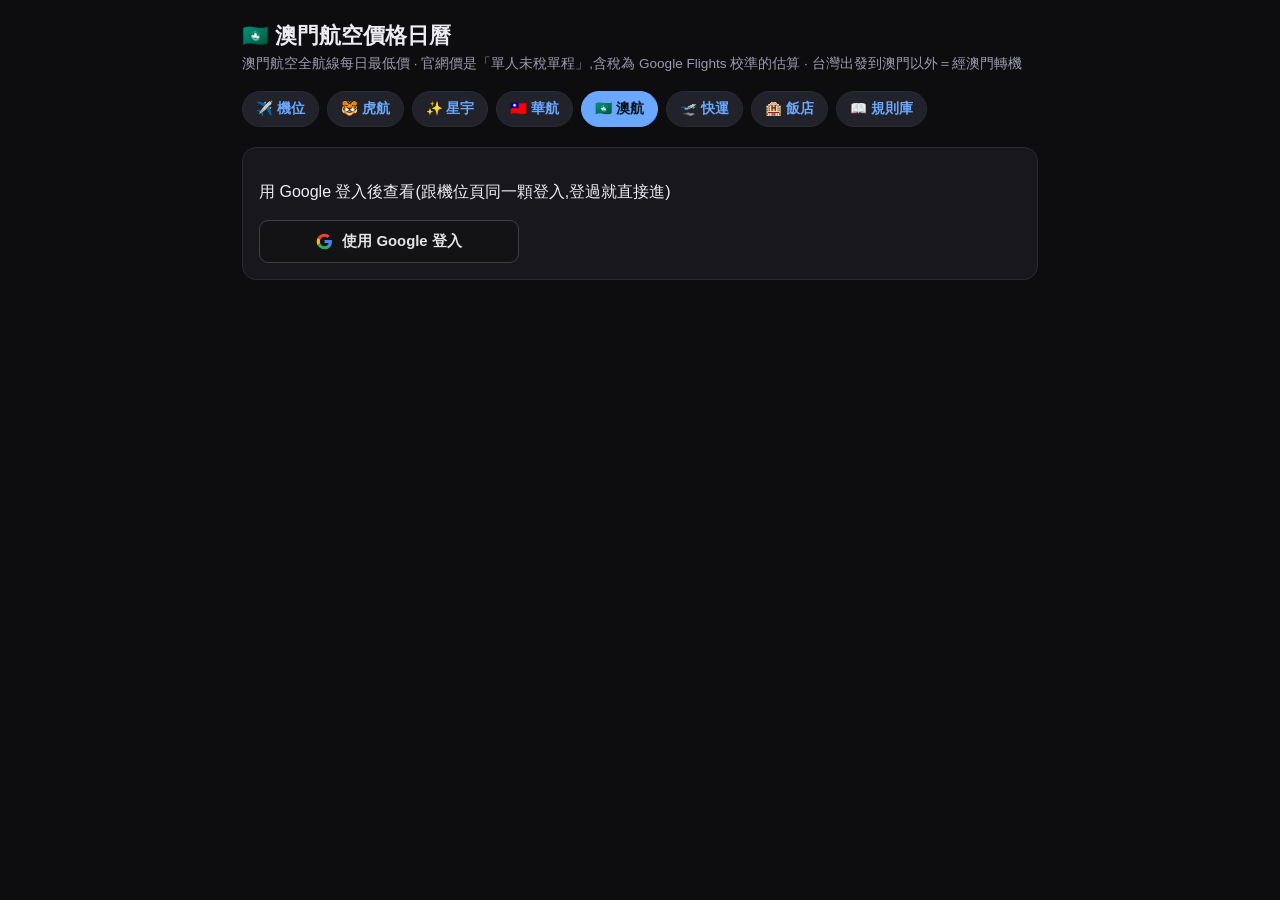
<file: airmacau.html>
<!DOCTYPE html>
<html lang="zh-Hant">
<head>
<meta charset="UTF-8">
<meta name="viewport" content="width=device-width, initial-scale=1">
<title>🇲🇴 澳門航空價格日曆</title>
<meta name="theme-color" content="#0d0d10">
<link rel="manifest" href="manifest.json">
<link rel="apple-touch-icon" href="assets/icon-192.png">
<link rel="icon" type="image/png" href="assets/icon-192.png">
<link rel="stylesheet" href="assets/shared.css?v=20260903">
<style>
  /* 航線挑選 */
  .pickrow{ display:flex; align-items:flex-start; gap:10px; padding:7px 0; border-top:1px solid var(--border); }
  .pickrow:first-child{ border-top:0; }
  .picklab{ flex:0 0 58px; font-size:0.75rem; color:var(--dim); padding-top:6px; }
  .chips{ display:flex; flex-wrap:wrap; gap:5px; }
  .chip{ font:inherit; font-size:0.82rem; cursor:pointer; background:var(--chip); color:var(--text);
    border:1px solid var(--border); border-radius:99px; padding:4px 10px; }
  .chip .cd{ font-size:0.72rem; color:var(--dim); margin-left:4px; }
  .chip[aria-pressed="true"]{ background:var(--accent); border-color:var(--accent); color:#0d0d10; }
  .chip[aria-pressed="true"] .cd{ color:#0d0d10; opacity:.7; }
  .chip:focus-visible{ outline:2px solid var(--accent); outline-offset:2px; }

  /* 摘要 */
  .stats{ display:flex; flex-wrap:wrap; gap:8px; margin:12px 0 0; }
  .st{ flex:1 1 118px; background:var(--bg); border:1px solid var(--border); border-radius:10px; padding:8px 11px; }
  .st .l{ font-size:0.74rem; color:var(--dim); }
  .st .v{ font-size:1.15rem; font-weight:700; font-variant-numeric:tabular-nums; }
  .st.good .v{ color:var(--ok); }

  /* 月曆 */
  .cals{ display:grid; grid-template-columns:repeat(auto-fill,minmax(268px,1fr)); gap:12px; }
  .cal{ background:var(--card); border:1px solid var(--border); border-radius:12px; padding:11px; }
  .cal h3{ font-size:0.9rem; margin:0 0 8px; display:flex; justify-content:space-between; align-items:baseline; }
  .cal h3 em{ font-style:normal; font-size:0.74rem; color:var(--dim); font-weight:400; }
  .cg{ display:grid; grid-template-columns:repeat(7,1fr); gap:3px; }
  .cg .hd{ text-align:center; font-size:0.68rem; color:var(--dim); padding-bottom:2px; }
  .cg .hd.we{ color:var(--warn); }
  .cell{ aspect-ratio:1/.94; border-radius:6px; background:var(--bg); border:1px solid transparent;
    display:flex; flex-direction:column; align-items:center; justify-content:center; gap:1px; }
  .cell.blank{ background:transparent; }
  .cell .d{ font-size:0.62rem; color:var(--dim); line-height:1; }
  .cell .p{ font-size:0.72rem; font-weight:700; font-variant-numeric:tabular-nums; line-height:1.05; }
  .cell .p small{ display:block; font-size:0.58rem; font-weight:400; color:var(--dim); }
  .cell.q1{ background:var(--okbg); } .cell.q1 .p{ color:var(--ok); }
  .cell.q3 .p{ color:var(--warn); }
  .cell.nil .p{ color:var(--dim); font-weight:400; }
  .cell.low{ border-color:var(--ok); }

  table{ border-collapse:collapse; width:100%; font-size:0.86rem; }
  th,td{ text-align:right; padding:5px 8px; border-bottom:1px solid var(--border); white-space:nowrap; }
  th{ color:var(--dim); font-weight:600; font-size:0.76rem; }
  th.l,td.l{ text-align:left; }
  td.n{ font-variant-numeric:tabular-nums; }
  td.tot{ font-weight:700; }
  .we{ color:var(--warn); }
  .scroll{ overflow-x:auto; }
  .rtname{ color:var(--text2); font-size:0.78rem; margin-left:6px; }
</style>
</head>
<body>
<h1>🇲🇴 澳門航空價格日曆</h1>
<p class="sub">澳門航空全航線每日最低價 · 官網價是「單人未稅單程」,含稅為 Google Flights 校準的估算 · 台灣出發到澳門以外＝經澳門轉機</p>
<div class="nav">
  <a href="index.html">✈️ 機位</a>
  <a href="tigerair.html">🐯 虎航</a>
  <a href="starlux.html">✨ 星宇</a>
  <a href="chinaairlines.html">🇹🇼 華航</a>
  <a href="airmacau.html">🇲🇴 澳航</a>
  <a href="hkexpress.html">🛫 快運</a>
  <a href="hotels.html">🏨 飯店</a>
  <a href="rules.html">📖 規則庫</a>
</div>

<div id="signin-card" class="card">
  <p>用 Google 登入後查看(跟機位頁同一顆登入,登過就直接進)</p>
  <div id="gsi-btn"></div>
</div>

<div id="app" class="hidden">
  <div class="hl" id="fresh"></div>
  <div class="card">
    <h2>選航線</h2>
    <div id="picker"></div>
    <div class="pickrow" id="dirrow">
      <div class="picklab">方向</div>
      <div class="chips">
        <button class="chip" id="b-out" aria-pressed="true">去程</button>
        <button class="chip" id="b-ret" aria-pressed="false">回程</button>
      </div>
    </div>
    <div class="pickrow">
      <div class="picklab">票種</div>
      <div class="chips" id="modechips">
        <button class="chip" data-n="0" aria-pressed="true">單程</button>
        <button class="chip" data-n="2">來回 3天2夜</button>
        <button class="chip" data-n="3">來回 4天3夜</button>
        <button class="chip" data-n="4">來回 5天4夜</button>
        <button class="chip" data-n="5">來回 6天5夜</button>
        <label class="chip" style="gap:6px">自訂
          <input id="nights-in" type="number" min="1" max="60" value="7" style="width:52px;padding:2px 6px;min-height:0;font-size:0.82rem"> 晚
        </label>
      </div>
    </div>
    <p class="msg" id="rtnote" style="display:none;margin:6px 0 0">
      澳航來回票比兩張單程相加便宜 8~18%（實測）。台灣⇄澳門且出發日在近 30 天內用的是官網真實來回價；其餘（遠期／轉機航線）為兩張單程相加的上限估，實際訂可能更便宜。
      含稅總價＝雙向票價＋雙向稅金；任一向稅金還沒量到就先顯示未稅。
    </p>
    <div class="stats" id="stats"></div>
  </div>

  <div class="card" id="combo-card" style="display:none">
    <h2>找最便宜的去回組合</h2>
    <div class="row2" style="align-items:flex-end">
      <div><label>最少幾晚</label><input id="c-min" type="number" min="1" max="60" value="2"></div>
      <div><label>最多幾晚</label><input id="c-max" type="number" min="1" max="60" value="6"></div>
      <div><label>出發月份（留空＝全部）</label><input id="c-month" type="month"></div>
      <div><button class="chip" id="c-go" type="button" style="min-height:40px;width:100%">找</button></div>
    </div>
    <div class="scroll" style="margin-top:10px"><table id="combo">
      <thead><tr><th class="l">出發</th><th class="l">回程</th><th>晚數</th><th>去程</th><th>回程</th><th>來回未稅</th><th>含稅估</th></tr></thead>
      <tbody></tbody>
    </table></div>
  </div>

  <div class="cals" id="cals"></div>

  <div class="card">
    <h2>這條航線最便宜的 20 天</h2>
    <div class="scroll"><table id="best">
      <thead id="best-head"><tr><th class="l">日期</th><th class="l">週</th><th>未稅</th><th>＋稅</th><th>含稅估</th></tr></thead>
      <tbody></tbody>
    </table></div>
  </div>

  <div class="card">
    <h2>全航線最低價</h2>
    <div class="scroll"><table id="all">
      <thead><tr><th class="l">航線</th><th>未稅</th><th>＋稅</th><th>含稅估</th><th class="l">最便宜那天</th></tr></thead>
      <tbody></tbody>
    </table></div>
    <p class="msg" style="margin-top:10px">
      稅費是用 Google Flights 同日澳航含稅價回推的估算值(±數百元);中國大陸航線與海外→澳門方向未校準,標「未估」只顯示未稅。
      台灣出發的機場服務費 2026-09-01 起 500→750 元,調整後會重量。
      海外出發以當地幣別定價換算台幣,會隨匯率浮動。
    </p>
  </div>
</div>

<script src="assets/shared.js?v=20260903"></script>
<script>
(function(){
  "use strict";
  var NAMES={}, CC={};   // 由 API 給（官網機場表）
  var CNAME={TW:"台灣",CN:"中國大陸",JP:"日本",KR:"韓國",THA:"泰國",VN:"越南",SG:"新加坡",
    MALA:"馬來西亞",PH:"菲律賓",ID:"印尼",MO:"澳門",HK:"香港",RU:"俄羅斯",MN:"蒙古",AE:"阿聯",
    kz:"哈薩克",FR:"法國",IT:"義大利",ES:"西班牙",DE:"德國",GB:"英國",PT:"葡萄牙",BE:"比利時",
    EG:"埃及",TR:"土耳其"};
  var TW=["MFM","TPE","KHH","RMQ"], WD=["日","一","二","三","四","五","六"];
  var RTX={};   // 官網來回矩陣（近30天）："KHH-MFM" -> {"出發日|回程日": 來回未稅}
  // 稅費估算（GF 校準 2026-09-02，跟 generate-page.py 同一套規則）
  var TAXM={"TPE-MFM":2000,"KHH-MFM":1950,"RMQ-MFM":1800,"MFM-TPE":1000,"MFM-KHH":1150,
    "MFM-RMQ":1600,"MFM-NRT":1950,"MFM-ICN":2050,"MFM-BKK":1100,"MFM-DAD":1250};
  var TWSET={TPE:1,KHH:1,RMQ:1,TNN:1};
  function legTax(o,d){ var k=o+"-"+d; if(TAXM[k]!=null) return TAXM[k];
    var dc=CC[d]||"?";
    if(TWSET[o] && d==="MFM") return 1900;
    if(o==="MFM"){ if(dc==="TW") return 1250; if(dc==="JP"||dc==="KR") return 2000;
      if(dc==="THA"||dc==="VN"||dc==="PH"||dc==="ID"||dc==="SG"||dc==="MALA") return 1200; }
    return null; }
  function estTax(k){ var p=k.split("-");
    if(p[0]==="MFM"||p[1]==="MFM") return legTax(p[0],p[1]);
    var a=legTax(p[0],"MFM"), b=legTax("MFM",p[1]);
    return (a==null||b==null)?null:a+b-500; }
  var R={}, span={from:null,to:null};
  var st={origin:"MFM",dest:"TPE",dir:"out",nights:0};   // nights 0 = 單程
  var ACMAP={};   // /api/aircraft/map：航線→班號→機型／座椅間距（GF 抽樣，換季才變）
  var CARRIERS=["NX"];
  function acHtml(k){ var m=ACMAP[k]; if(!m) return ""; var rows=[];
    Object.keys(m).forEach(function(fn){ if(fn.indexOf("__")===0) return; if(CARRIERS.indexOf(fn.slice(0,2))<0) return; var x=m[fn];
      rows.push('<b>'+esc(fn)+'</b> '+esc(x.aircraft)+(x.pitch?'<small style="opacity:.7">（座距 '+x.pitch+'cm）</small>':'')); });
    if(!rows.length) return "";
    return '<div class="st" style="flex:1 1 100%"><div class="l">執飛機型（GF 抽樣，換季才變）</div><div class="v" style="font-size:0.92rem;line-height:1.5">'+rows.sort().join(" · ")+'</div></div>'; }

  function city(c){ return NAMES[c]||c; }
  function nation(c){ var n=CC[c]||"?"; return CNAME[n]||"其他"; }
  function fmt(n){ return Number(n).toLocaleString("en-US"); }
  function key(){ return st.dir==="out" ? st.origin+"-"+st.dest : st.dest+"-"+st.origin; }
  function addDays(iso,n){ var d=new Date(iso+"T00:00:00Z"); d.setUTCDate(d.getUTCDate()+n);
    return d.toISOString().slice(0,10); }
  function retKey(k){ var p=k.split("-"); return p[1]+"-"+p[0]; }
  // 來回＝兩張單程相加（實測無折扣）。回 {days:{出發日:未稅總}, rt:{出發日:{g,r,rd}}, tax:雙向稅和|null}
  function rtView(k,n){
    var go=R[k], back=R[retKey(k)];
    if(!go||!back) return null;
    var days={}, det={}, any=false, mx=RTX[k]||null;
    Object.keys(go.days).forEach(function(d){ var rd=addDays(d,n), r=back.days[rd];
      var ex = mx ? mx[d+"|"+rd] : undefined;
      if(ex!==undefined){ days[d]=ex; det[d]={g:go.days[d],r:(r===undefined?null:r),rd:rd,ex:true}; any=true; }
      else if(r!==undefined){ days[d]=go.days[d]+r; det[d]={g:go.days[d],r:r,rd:rd}; any=true; } });
    if(!any) return null;
    return {days:days, rt:det,
      tax:(go.tax!=null&&back.tax!=null)?go.tax+back.tax:null};
  }
  function curView(){ var k=key();
    if(st.nights>0) return rtView(k,st.nights);
    return R[k]?{days:R[k].days,rt:null,tax:R[k].tax}:null; }
  function dests(o){ var s=[]; Object.keys(R).forEach(function(k){
    var p=k.split("-"); if(p[0]===o && s.indexOf(p[1])<0) s.push(p[1]); }); return s; }

  function buildPicker(){
    var box=$("picker"); box.innerHTML="";
    var row=document.createElement("div"); row.className="pickrow";
    row.innerHTML='<div class="picklab">出發地</div>';
    var chips=document.createElement("div"); chips.className="chips";
    TW.filter(function(o){ return dests(o).length; }).forEach(function(o){
      var b=document.createElement("button"); b.className="chip"; b.type="button";
      b.setAttribute("aria-pressed", o===st.origin);
      b.innerHTML=esc(city(o))+'<span class="cd">'+esc(o)+"</span>";
      b.onclick=function(){ st.origin=o; var ds=dests(o);
        if(ds.indexOf(st.dest)<0) st.dest=ds[0]; render(); };
      chips.appendChild(b);
    });
    row.appendChild(chips); box.appendChild(row);

    var byN={};
    dests(st.origin).forEach(function(d){ (byN[nation(d)]=byN[nation(d)]||[]).push(d); });
    Object.keys(byN).sort(function(a,b){ return byN[b].length-byN[a].length||a.localeCompare(b); }).forEach(function(n){
      var r2=document.createElement("div"); r2.className="pickrow";
      r2.innerHTML='<div class="picklab">'+n+"</div>";
      var c2=document.createElement("div"); c2.className="chips";
      byN[n].forEach(function(d){
        var b=document.createElement("button"); b.className="chip"; b.type="button";
        b.setAttribute("aria-pressed", d===st.dest);
        b.innerHTML=esc(city(d))+'<span class="cd">'+esc(d)+"</span>";
        b.onclick=function(){ st.dest=d; render(); };
        c2.appendChild(b);
      });
      r2.appendChild(c2); box.appendChild(r2);
    });
  }

  function months(){
    var out=[], cur=span.from.slice(0,7), end=span.to.slice(0,7);
    while(cur<=end){ out.push(cur);
      var p=cur.split("-"), y=+p[0], m=+p[1]+1;
      if(m>12){ m=1; y++; }
      cur=y+"-"+String(m).padStart(2,"0"); }
    return out;
  }

  function render(){
    buildPicker();
    var rt=st.nights>0;
    if(rt) st.dir="out";                       // 來回一律以台灣出發為基準
    $("dirrow").style.display = rt?"none":"";
    $("rtnote").style.display = rt?"":"none";
    $("combo-card").style.display = rt?"":"none";
    $("b-out").setAttribute("aria-pressed", st.dir==="out");
    $("b-ret").setAttribute("aria-pressed", st.dir==="ret");
    document.querySelectorAll("#modechips .chip[data-n]").forEach(function(b){
      b.setAttribute("aria-pressed", +b.dataset.n===st.nights); });
    $("best-head").innerHTML = rt
      ? '<tr><th class="l">出發</th><th class="l">週</th><th class="l">回程</th><th>去程</th><th>回程</th><th>＋稅</th><th>含稅估</th></tr>'
      : '<tr><th class="l">日期</th><th class="l">週</th><th>未稅</th><th>＋稅</th><th>含稅估</th></tr>';

    var v=curView();
    if(!v){
      $("stats").innerHTML='<div class="st"><div class="l">這個方向</div><div class="v">—</div>'+
        (rt?'<div class="l">這個天數組不出來回（回程日都沒班機）</div>':'')+'</div>';
      $("cals").innerHTML="";
      document.querySelector("#best tbody").innerHTML="";
      return;
    }
    var days=v.days, tax=v.tax;
    var ps=Object.keys(days).map(function(d){return days[d];}).sort(function(a,b){return a-b;});
    var lo=ps[0], hi=ps[ps.length-1];
    var q1=ps[Math.floor(ps.length/3)], q2=ps[Math.floor(ps.length*2/3)];
    var med=ps[Math.floor(ps.length/2)];
    var T=function(n){ return tax==null?null:n+tax; };

    var rtlab=rt?("來回"+(st.nights+1)+"天"+st.nights+"夜 · "):"";
    $("stats").innerHTML=[
      ["最低價", fmt(T(lo)||lo), rtlab+(tax==null?"未稅(稅金未估)":"含稅估 · 票價 "+fmt(lo)+"＋稅估 "+fmt(tax)), true],
      ["中位數", fmt(T(med)||med), "一半的日子比這便宜", false],
      ["最高價", fmt(T(hi)||hi), "整段期間最貴", false],
      ["有票天數", Object.keys(days).length, span.from+" → "+span.to, false]
    ].map(function(s){
      return '<div class="st'+(s[3]?" good":"")+'"><div class="l">'+esc(s[0])+
        '</div><div class="v">'+esc(s[1])+'</div><div class="l">'+esc(s[2])+"</div></div>";
    }).join("");
    $("stats").insertAdjacentHTML("beforeend", acHtml(key()));

    $("cals").innerHTML=months().map(function(ym){
      var p=ym.split("-"), y=+p[0], m=+p[1];
      var first=new Date(Date.UTC(y,m-1,1)).getUTCDay();
      var nd=new Date(Date.UTC(y,m,0)).getUTCDate();
      var mLo=null;
      Object.keys(days).forEach(function(d){ if(d.indexOf(ym)===0 && (mLo===null||days[d]<mLo)) mLo=days[d]; });
      var cells="";
      ["日","一","二","三","四","五","六"].forEach(function(w,i){
        cells+='<div class="hd'+((i===0||i===6)?" we":"")+'">'+w+"</div>"; });
      for(var i=0;i<first;i++) cells+='<div class="cell blank"></div>';
      for(var d=1; d<=nd; d++){
        var iso=ym+"-"+String(d).padStart(2,"0"), pr=days[iso];
        if(pr===undefined){
          cells+='<div class="cell nil"><div class="d">'+d+'</div><div class="p">–</div></div>';
        } else {
          var cls = pr<=q1?"q1":(pr>=q2?"q3":"q2");
          var lowMark = (pr===mLo && pr<=q1) ? " low" : "";
          var tot=T(pr);
          cells+='<div class="cell '+cls+lowMark+'"><div class="d">'+d+'</div><div class="p">'+
            fmt(tot==null?pr:tot)+"<small>"+(tot==null?"未稅":fmt(pr))+"</small></div></div>";
        }
      }
      return '<div class="cal"><h3>'+y+"年"+m+"月<em>"+
        (mLo===null?"無班機":"最低 "+fmt(T(mLo)||mLo))+"</em></h3>"+
        '<div class="cg">'+cells+"</div></div>";
    }).join("");

    if(rt) findCombos();   // 切到來回就直接算（9/3 gemini review）
    document.querySelector("#best tbody").innerHTML=Object.keys(days)
      .sort(function(a,b){ return days[a]-days[b]; }).slice(0,20).map(function(d){
        var wd=new Date(d+"T00:00:00Z").getUTCDay(), we=(wd===0||wd===6)?" we":"";
        var pr=days[d];
        if(rt){ var x=v.rt[d];
          return '<tr><td class="l n">'+esc(d)+'</td><td class="l'+we+'">'+WD[wd]+"</td>"+
            '<td class="l n">'+esc(x.rd)+'</td>'+(x.ex?'<td class="n" colspan="2"><span class="badge available">實價</span> 官網來回</td>':'<td class="n">'+fmt(x.g)+'</td><td class="n">'+fmt(x.r)+"</td>")+
            '<td class="n">'+(tax==null?"未估":fmt(tax))+"</td>"+
            '<td class="n tot">'+(tax==null?"—":fmt(pr+tax))+"</td></tr>"; }
        return '<tr><td class="l n">'+esc(d)+'</td><td class="l'+we+'">'+WD[wd]+"</td>"+
          '<td class="n">'+fmt(pr)+'</td><td class="n">'+(tax==null?"未估":fmt(tax))+"</td>"+
          '<td class="n tot">'+(tax==null?"—":fmt(pr+tax))+"</td></tr>";
      }).join("");
  }

  // 找最便宜的去回組合：給晚數範圍（＋可選出發月），列前 15 組
  function findCombos(){
    var body=document.querySelector("#combo tbody");
    var mn=Math.max(1,+$("c-min").value||1), mx=Math.max(mn,+$("c-max").value||mn), ym=$("c-month").value;
    var k=key(), go=R[k], back=R[retKey(k)];
    if(!go||!back){ body.innerHTML='<tr><td colspan="7" class="l">這條航線缺其中一個方向的資料</td></tr>'; return; }
    var tax=(go.tax!=null&&back.tax!=null)?go.tax+back.tax:null;
    var out=[];
    Object.keys(go.days).forEach(function(d){ if(ym && d.indexOf(ym)!==0) return;
      for(var n=mn;n<=mx;n++){ var rd=addDays(d,n), r=back.days[rd];
        var ex = RTX[k] ? RTX[k][d+"|"+rd] : undefined;
        if(ex!==undefined) out.push({d:d,rd:rd,n:n,g:null,r:null,t:ex,ex:true});
        else if(r!==undefined) out.push({d:d,rd:rd,n:n,g:go.days[d],r:r,t:go.days[d]+r}); } });
    out.sort(function(a,b){ return a.t-b.t||a.d.localeCompare(b.d); });
    body.innerHTML = out.length ? out.slice(0,15).map(function(x){
      var wd=new Date(x.d+"T00:00:00Z").getUTCDay(), we=(wd===0||wd===6)?" we":"";
      return '<tr><td class="l n'+we+'">'+esc(x.d)+"（"+WD[wd]+"）</td><td class=\"l n\">"+esc(x.rd)+"（"+WD[new Date(x.rd+"T00:00:00Z").getUTCDay()]+"）</td>"+
        '<td class="n">'+x.n+'</td>'+(x.ex?'<td class="n" colspan="2"><span class="badge available">實價</span> 官網來回</td>':'<td class="n">'+fmt(x.g)+'</td><td class="n">'+fmt(x.r)+"</td>")+
        '<td class="n">'+fmt(x.t)+'</td><td class="n tot">'+(tax==null?"—":fmt(x.t+tax))+"</td></tr>";
    }).join("") : '<tr><td colspan="7" class="l">這個範圍沒有可組合的日期</td></tr>';
  }

  function renderAll(){
    var rt=st.nights>0;
    var keys=Object.keys(R);
    if(rt) keys=keys.filter(function(k){ return TW.indexOf(k.split("-")[0])>=0; });
    var rows=keys.map(function(k){
      var v = rt ? rtView(k,st.nights) : R[k];
      if(!v) return null;
      var best=null;
      Object.keys(v.days).forEach(function(d){ if(!best||v.days[d]<best[1]) best=[d,v.days[d]]; });
      return {k:k,tax:v.tax,date:best[0],p:best[1],tot:v.tax==null?null:best[1]+v.tax};
    }).filter(Boolean).sort(function(a,b){ return (a.tot==null?a.p:a.tot)-(b.tot==null?b.p:b.tot); });
    document.querySelector("#all tbody").innerHTML=rows.map(function(r){
      var pp=r.k.split("-");
      return '<tr><td class="l"><b>'+esc(r.k)+(rt?" 來回":"")+'</b><span class="rtname">'+
        esc(city(pp[0]))+(rt?" ⇄ ":" → ")+esc(city(pp[1]))+"</span></td>"+
        '<td class="n">'+fmt(r.p)+'</td><td class="n">'+(r.tax==null?"未估":fmt(r.tax))+"</td>"+
        '<td class="n tot">'+(r.tot==null?"—":fmt(r.tot))+"</td>"+
        '<td class="l n">'+esc(r.date)+"</td></tr>";
    }).join("");
  }

  function load(){
    api("GET","/api/airmacau/prices",null,function(e,d){
      if(e){ toast("讀取失敗："+e,"err"); return; }
      renderFresh("fresh", d.meta, d.updated, 26);
      NAMES=d.names||{}; CC=d.countries||{}; RTX=d.rtx||{}; R={};
      (d.fares||[]).forEach(function(f){
        var k=f.origin+"-"+f.destination;
        if(!R[k]) R[k]={days:{},tax:null};
        R[k].days[f.date]=f.amount;
      });
      Object.keys(R).forEach(function(k){ R[k].tax=estTax(k); });
      var all=[];
      Object.keys(R).forEach(function(k){ all=all.concat(Object.keys(R[k].days)); });
      if(!all.length){ toast("還沒有掃描資料","err"); return; }   // 9/3 codex：空資料保護
      all.sort(); span.from=all[0]; span.to=all[all.length-1];
      if(!R[key()]){ var first=Object.keys(R)[0]; if(first){ var p=first.split("-"); st.origin=p[0]; st.dest=p[1]; } }
      renderAll(); render();
      api("GET","/api/aircraft/map",null,function(e2,d2){ if(!e2&&d2){ ACMAP=d2; render(); } });
    });
  }

  function showApp(){ $("signin-card").classList.add("hidden"); $("app").classList.remove("hidden");
    refreshSession(); load(); }
  function signOut(){ try{ sessionStorage.removeItem(TOKEN_KEY); localStorage.removeItem(SESS_KEY); }catch(e){}
    $("app").classList.add("hidden"); $("signin-card").classList.remove("hidden"); }
  onAuthFail(signOut);

  window.addEventListener("load",function(){
    $("b-out").addEventListener("click",function(){ st.dir="out"; render(); });
    $("b-ret").addEventListener("click",function(){ st.dir="ret"; render(); });
    document.querySelectorAll("#modechips .chip[data-n]").forEach(function(b){
      b.addEventListener("click",function(){ st.nights=+b.dataset.n; renderAll(); render(); }); });
    $("nights-in").addEventListener("change",function(){ var n=+this.value; if(n>0){ st.nights=n; renderAll(); render(); } });
    $("c-go").addEventListener("click",findCombos);
    gsiInit(showApp); if(token()) showApp();
  });
})();
</script>
</body>
</html>
</file>
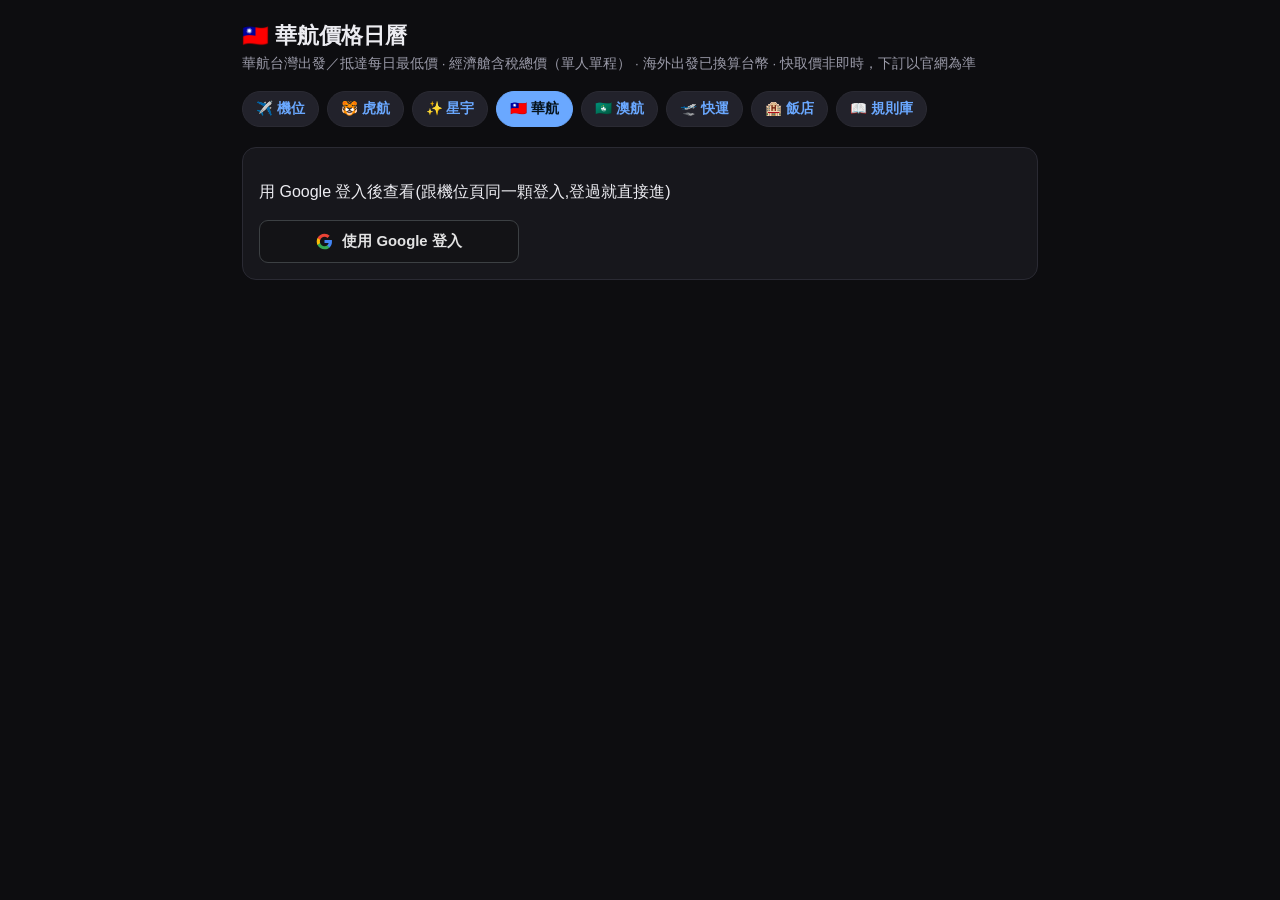
<file: chinaairlines.html>
<!DOCTYPE html>
<html lang="zh-Hant">
<head>
<meta charset="UTF-8">
<meta name="viewport" content="width=device-width, initial-scale=1">
<title>🇹🇼 華航價格日曆</title>
<meta name="theme-color" content="#0d0d10">
<link rel="manifest" href="manifest.json">
<link rel="apple-touch-icon" href="assets/icon-192.png">
<link rel="icon" type="image/png" href="assets/icon-192.png">
<link rel="stylesheet" href="assets/shared.css?v=20260903">
<style>
  .pickrow{ display:flex; align-items:flex-start; gap:10px; padding:7px 0; border-top:1px solid var(--border); }
  .pickrow:first-child{ border-top:0; }
  .picklab{ flex:0 0 58px; font-size:0.75rem; color:var(--dim); padding-top:6px; }
  .chips{ display:flex; flex-wrap:wrap; gap:5px; }
  .chip{ font:inherit; font-size:0.82rem; cursor:pointer; background:var(--chip); color:var(--text);
    border:1px solid var(--border); border-radius:99px; padding:4px 10px; }
  .chip .cd{ font-size:0.72rem; color:var(--dim); margin-left:4px; }
  .chip[aria-pressed="true"]{ background:var(--accent); border-color:var(--accent); color:#0d0d10; }
  .chip[aria-pressed="true"] .cd{ color:#0d0d10; opacity:.7; }
  .chip:focus-visible{ outline:2px solid var(--accent); outline-offset:2px; }

  .stats{ display:flex; flex-wrap:wrap; gap:8px; margin:12px 0 0; }
  .st{ flex:1 1 118px; background:var(--bg); border:1px solid var(--border); border-radius:10px; padding:8px 11px; }
  .st .l{ font-size:0.74rem; color:var(--dim); }
  .st .v{ font-size:1.15rem; font-weight:700; font-variant-numeric:tabular-nums; }
  .st.good .v{ color:var(--ok); }

  .cals{ display:grid; grid-template-columns:repeat(auto-fill,minmax(268px,1fr)); gap:12px; }
  .cal{ background:var(--card); border:1px solid var(--border); border-radius:12px; padding:11px; }
  .cal h3{ font-size:0.9rem; margin:0 0 8px; display:flex; justify-content:space-between; align-items:baseline; }
  .cal h3 em{ font-style:normal; font-size:0.74rem; color:var(--dim); font-weight:400; }
  .cg{ display:grid; grid-template-columns:repeat(7,1fr); gap:3px; }
  .cg .hd{ text-align:center; font-size:0.68rem; color:var(--dim); padding-bottom:2px; }
  .cg .hd.we{ color:var(--warn); }
  .cell{ aspect-ratio:1/.94; border-radius:6px; background:var(--bg); border:1px solid transparent;
    display:flex; flex-direction:column; align-items:center; justify-content:center; gap:1px; }
  .cell.blank{ background:transparent; }
  .cell .d{ font-size:0.62rem; color:var(--dim); line-height:1; }
  .cell .p{ font-size:0.7rem; font-weight:700; font-variant-numeric:tabular-nums; line-height:1.05; }
  .cell.q1{ background:var(--okbg); } .cell.q1 .p{ color:var(--ok); }
  .cell.q3 .p{ color:var(--warn); }
  .cell.nil .p{ color:var(--dim); font-weight:400; }
  .cell.low{ border-color:var(--ok); }

  table{ border-collapse:collapse; width:100%; font-size:0.86rem; }
  th,td{ text-align:right; padding:5px 8px; border-bottom:1px solid var(--border); white-space:nowrap; }
  th{ color:var(--dim); font-weight:600; font-size:0.76rem; }
  th.l,td.l{ text-align:left; }
  td.n{ font-variant-numeric:tabular-nums; }
  td.tot{ font-weight:700; }
  .we{ color:var(--warn); }
  .scroll{ overflow-x:auto; }
  .rtname{ color:var(--text2); font-size:0.78rem; margin-left:6px; }
</style>
</head>
<body>
<h1>🇹🇼 華航價格日曆</h1>
<p class="sub">華航台灣出發／抵達每日最低價 · 經濟艙含稅總價（單人單程） · 海外出發已換算台幣 · 快取價非即時，下訂以官網為準</p>
<div class="nav">
  <a href="index.html">✈️ 機位</a>
  <a href="tigerair.html">🐯 虎航</a>
  <a href="starlux.html">✨ 星宇</a>
  <a href="chinaairlines.html">🇹🇼 華航</a>
  <a href="airmacau.html">🇲🇴 澳航</a>
  <a href="hkexpress.html">🛫 快運</a>
  <a href="hotels.html">🏨 飯店</a>
  <a href="rules.html">📖 規則庫</a>
</div>

<div id="signin-card" class="card">
  <p>用 Google 登入後查看(跟機位頁同一顆登入,登過就直接進)</p>
  <div id="gsi-btn"></div>
</div>

<div id="app" class="hidden">
  <div class="hl" id="fresh"></div>
  <div class="card">
    <h2>選航線</h2>
    <div id="picker"></div>
    <div class="pickrow" id="dirrow">
      <div class="picklab">方向</div>
      <div class="chips">
        <button class="chip" id="b-out" aria-pressed="true">去程</button>
        <button class="chip" id="b-ret" aria-pressed="false">回程</button>
      </div>
    </div>
    <div class="pickrow">
      <div class="picklab">票種</div>
      <div class="chips" id="modechips">
        <button class="chip" data-n="0" aria-pressed="true">單程</button>
      </div>
    </div>
    <p class="msg" id="rtnote" style="display:none;margin:6px 0 0">
      來回總價 = 去程段 + 回程段（已用官網全程總價驗證）。回程段依「最便宜去程艙等桶」估算：
      便宜的出發日算得準，貴的出發日可能略微樂觀幾百元；下訂前以官網為準。
    </p>
    <div class="stats" id="stats"></div>
  </div>

  <div class="card" id="combo-card" style="display:none">
    <h2>找最便宜的去回組合</h2>
    <div class="row2" style="align-items:flex-end">
      <div><label>最少幾晚</label><input id="c-min" type="number" min="1" max="60" value="2"></div>
      <div><label>最多幾晚</label><input id="c-max" type="number" min="1" max="60" value="6"></div>
      <div><label>出發月份（留空＝全部）</label><input id="c-month" type="month"></div>
      <div><button class="chip" id="c-go" type="button" style="min-height:40px;width:100%">找</button></div>
    </div>
    <div class="scroll" style="margin-top:10px"><table id="combo">
      <thead><tr><th class="l">出發</th><th class="l">回程</th><th>晚數</th><th>去程</th><th>回程</th><th>來回總價</th></tr></thead>
      <tbody></tbody>
    </table></div>
  </div>

  <div class="cals" id="cals"></div>

  <div class="card">
    <h2>這條航線最便宜的 20 天</h2>
    <div class="scroll"><table id="best">
      <thead id="best-head"><tr><th class="l">日期</th><th class="l">週</th><th>含稅總價</th></tr></thead>
      <tbody></tbody>
    </table></div>
  </div>

  <div class="card">
    <h2>全航線最低價</h2>
    <div class="scroll"><table id="all">
      <thead><tr><th class="l">航線</th><th>含稅總價</th><th class="l">最便宜那天</th></tr></thead>
      <tbody></tbody>
    </table></div>
    <p class="msg" style="margin-top:10px">
      經濟艙(eco)、單人、單程、含稅。行李與選位另計。
      可訂期間約未來 12 個月,超出的月份官網會直接擋掉。
    </p>
  </div>
</div>

<script src="assets/shared.js?v=20260903"></script>
<script>
(function(){
  "use strict";
  var WD=["日","一","二","三","四","五","六"];
  var R={}, RT={}, NAMES={}, COUNTRY={}, span={from:null,to:null};
  var st={origin:null,dest:null,dir:"out",nights:0};   // nights 0 = 單程
  var ACMAP={};   // /api/aircraft/map：航線→班號→機型／座椅間距（GF 抽樣，換季才變）
  var CARRIERS=["CI", "AE"];
  function acHtml(k){ var m=ACMAP[k]; if(!m) return ""; var rows=[];
    Object.keys(m).forEach(function(fn){ if(fn.indexOf("__")===0) return; if(CARRIERS.indexOf(fn.slice(0,2))<0) return; var x=m[fn];
      rows.push('<b>'+esc(fn)+'</b> '+esc(x.aircraft)+(x.pitch?'<small style="opacity:.7">（座距 '+x.pitch+'cm）</small>':'')); });
    if(!rows.length) return "";
    return '<div class="st" style="flex:1 1 100%"><div class="l">執飛機型（GF 抽樣，換季才變）</div><div class="v" style="font-size:0.92rem;line-height:1.5">'+rows.sort().join(" · ")+'</div></div>'; }
  var TWO=["TPE","RMQ","KHH","TNN"];

  function addDays(iso,n){ var d=new Date(iso+"T00:00:00Z"); d.setUTCDate(d.getUTCDate()+n);
    return d.toISOString().slice(0,10); }
  // 來回總價表 {出發日: {t:總價, g:去程, r:回程, rd:回程日}}
  function rtDays(k,n){ var v=RT[k]; if(!v) return null; var out={}, any=false;
    Object.keys(v.go).forEach(function(d){ var rd=addDays(d,n), r=v.ret[rd];
      if(r){ out[d]={t:v.go[d]+r,g:v.go[d],r:r,rd:rd}; any=true; } });
    return any?out:null; }
  function curDays(){ var k=key();
    if(st.nights>0){ var m=rtDays(k,st.nights); if(!m) return null;
      var days={}; Object.keys(m).forEach(function(d){ days[d]=m[d].t; }); return {days:days,rt:m}; }
    return R[k]?{days:R[k],rt:null}:null; }

  function city(c){ return NAMES[c]||c; }
  function fmt(n){ return Number(n).toLocaleString("en-US"); }
  function key(){ return st.dir==="out" ? st.origin+"-"+st.dest : st.dest+"-"+st.origin; }
  function origins(){ var s=[]; Object.keys(R).forEach(function(k){ var o=k.split("-")[0];
    if(s.indexOf(o)<0) s.push(o); }); return s; }
  function dests(o){ var s=[]; Object.keys(R).forEach(function(k){ var p=k.split("-");
    if(p[0]===o && s.indexOf(p[1])<0) s.push(p[1]); }); return s; }

  function buildPicker(){
    var box=$("picker"); box.innerHTML="";
    // 出發只列台灣基地（其餘機場都是回程起點,用「方向」切回程就好）,目的地按國家分組
    var os=TWO.filter(function(o){ return dests(o).length; });
    var row=document.createElement("div"); row.className="pickrow";
    row.innerHTML='<div class="picklab">台灣</div>';
    var chips=document.createElement("div"); chips.className="chips";
    os.forEach(function(o){
      var b=document.createElement("button"); b.className="chip"; b.type="button";
      b.setAttribute("aria-pressed", o===st.origin);
      b.innerHTML=esc(city(o))+'<span class="cd">'+esc(o)+"</span>";
      b.onclick=function(){ st.origin=o; var ds=dests(o);
        if(ds.indexOf(st.dest)<0) st.dest=ds[0]; render(); };
      chips.appendChild(b);
    });
    row.appendChild(chips); box.appendChild(row);

    var byC={};
    dests(st.origin).forEach(function(d){ var c=COUNTRY[d]||"其他";
      (byC[c]=byC[c]||[]).push(d); });
    Object.keys(byC).sort(function(a,b){ return byC[b].length-byC[a].length || a.localeCompare(b); })
      .forEach(function(cn){
        var r2=document.createElement("div"); r2.className="pickrow";
        r2.innerHTML='<div class="picklab">'+esc(cn)+"</div>";
        var c2=document.createElement("div"); c2.className="chips";
        byC[cn].sort().forEach(function(d){
          var b=document.createElement("button"); b.className="chip"; b.type="button";
          b.setAttribute("aria-pressed", d===st.dest);
          b.innerHTML=esc(city(d))+'<span class="cd">'+esc(d)+"</span>";
          b.onclick=function(){ st.dest=d; render(); };
          c2.appendChild(b);
        });
        r2.appendChild(c2); box.appendChild(r2);
      });
  }

  function months(){
    var out=[], cur=span.from.slice(0,7), end=span.to.slice(0,7);
    while(cur<=end){ out.push(cur);
      var p=cur.split("-"), y=+p[0], m=+p[1]+1;
      if(m>12){ m=1; y++; }
      cur=y+"-"+String(m).padStart(2,"0"); }
    return out;
  }

  function render(){
    buildPicker();
    var rt=st.nights>0;
    if(rt) st.dir="out";                       // 來回一律以台灣出發為基準
    $("dirrow").style.display = rt?"none":"";
    $("rtnote").style.display = rt?"":"none";
    $("combo-card").style.display = rt?"":"none";
    $("b-out").setAttribute("aria-pressed", st.dir==="out");
    $("b-ret").setAttribute("aria-pressed", st.dir==="ret");
    document.querySelectorAll("#modechips .chip[data-n]").forEach(function(b){
      b.setAttribute("aria-pressed", +b.dataset.n===st.nights); });
    var cur=curDays(), days=cur&&cur.days;
    if(rt) findCombos();   // 切到來回就直接算（9/3 gemini review）
    var tb=document.querySelector("#best tbody");
    $("best-head").innerHTML = rt
      ? '<tr><th class="l">出發</th><th class="l">週</th><th class="l">回程</th><th>去程</th><th>回程</th><th>來回總價</th></tr>'
      : '<tr><th class="l">日期</th><th class="l">週</th><th>含稅總價</th></tr>';
    if(!days){
      $("stats").innerHTML='<div class="st"><div class="l">這個方向</div><div class="v">—</div>'+
        '<div class="l">'+(rt?"這條航線沒有來回資料（來回只掃台灣出發）":"星宇沒有這個方向的航班")+'</div></div>';
      $("cals").innerHTML=""; tb.innerHTML=""; return;
    }
    var ps=Object.keys(days).map(function(d){return days[d];}).sort(function(a,b){return a-b;});
    var lo=ps[0], hi=ps[ps.length-1];
    var q1=ps[Math.floor(ps.length/3)], q2=ps[Math.floor(ps.length*2/3)];
    var med=ps[Math.floor(ps.length/2)];

    $("stats").innerHTML=[
      ["最低價", fmt(lo), rt?("含稅來回 "+(st.nights+1)+"天"+st.nights+"夜"):"含稅單程", true],
      ["中位數", fmt(med), "一半的日子比這便宜", false],
      ["最高價", fmt(hi), "整段期間最貴", false],
      ["有票天數", Object.keys(days).length, span.from+" → "+span.to, false]
    ].map(function(s){
      return '<div class="st'+(s[3]?" good":"")+'"><div class="l">'+esc(s[0])+
        '</div><div class="v">'+esc(s[1])+'</div><div class="l">'+esc(s[2])+"</div></div>";
    }).join("");
    $("stats").insertAdjacentHTML("beforeend", acHtml(key()));

    $("cals").innerHTML=months().map(function(ym){
      var p=ym.split("-"), y=+p[0], m=+p[1];
      var first=new Date(Date.UTC(y,m-1,1)).getUTCDay();
      var nd=new Date(Date.UTC(y,m,0)).getUTCDate();
      var mLo=null;
      Object.keys(days).forEach(function(d){ if(d.indexOf(ym)===0 && (mLo===null||days[d]<mLo)) mLo=days[d]; });
      var cells="";
      ["日","一","二","三","四","五","六"].forEach(function(w,i){
        cells+='<div class="hd'+((i===0||i===6)?" we":"")+'">'+w+"</div>"; });
      for(var i=0;i<first;i++) cells+='<div class="cell blank"></div>';
      for(var d=1; d<=nd; d++){
        var iso=ym+"-"+String(d).padStart(2,"0"), pr=days[iso];
        if(pr===undefined){
          cells+='<div class="cell nil"><div class="d">'+d+'</div><div class="p">–</div></div>';
        } else {
          var cls = pr<=q1?"q1":(pr>=q2?"q3":"q2");
          var lowMark = (pr===mLo && pr<=q1) ? " low" : "";
          cells+='<div class="cell '+cls+lowMark+'"><div class="d">'+d+'</div><div class="p">'+fmt(pr)+"</div></div>";
        }
      }
      return '<div class="cal"><h3>'+y+"年"+m+"月<em>"+
        (mLo===null?"無班機":"最低 "+fmt(mLo))+"</em></h3>"+
        '<div class="cg">'+cells+"</div></div>";
    }).join("");

    tb.innerHTML=Object.keys(days).sort(function(a,b){ return days[a]-days[b]; })
      .slice(0,20).map(function(d){
        var wd=new Date(d+"T00:00:00Z").getUTCDay(), we=(wd===0||wd===6)?" we":"";
        if(rt){ var x=cur.rt[d];
          return '<tr><td class="l n">'+esc(d)+'</td><td class="l'+we+'">'+WD[wd]+"</td>"+
            '<td class="l n">'+esc(x.rd)+'</td><td class="n">'+fmt(x.g)+'</td><td class="n">'+fmt(x.r)+"</td>"+
            '<td class="n tot">'+fmt(x.t)+"</td></tr>"; }
        return '<tr><td class="l n">'+esc(d)+'</td><td class="l'+we+'">'+WD[wd]+"</td>"+
          '<td class="n tot">'+fmt(days[d])+"</td></tr>";
      }).join("");
  }

  // 找最便宜的去回組合：給晚數範圍（＋可選出發月），列前 15 組
  function findCombos(){
    var v=RT[key()]; var body=document.querySelector("#combo tbody");
    if(!v){ body.innerHTML='<tr><td colspan="6" class="l">這條航線沒有來回資料</td></tr>'; return; }
    var mn=Math.max(1,+$("c-min").value||1), mx=Math.max(mn,+$("c-max").value||mn), ym=$("c-month").value;
    var out=[];
    Object.keys(v.go).forEach(function(d){ if(ym && d.indexOf(ym)!==0) return;
      for(var n=mn;n<=mx;n++){ var rd=addDays(d,n), r=v.ret[rd]; if(r) out.push({d:d,rd:rd,n:n,g:v.go[d],r:r,t:v.go[d]+r}); } });
    out.sort(function(a,b){ return a.t-b.t||a.d.localeCompare(b.d); });
    body.innerHTML = out.length ? out.slice(0,15).map(function(x){
      var wd=new Date(x.d+"T00:00:00Z").getUTCDay(), we=(wd===0||wd===6)?" we":"";
      return '<tr><td class="l n'+we+'">'+esc(x.d)+"（"+WD[wd]+"）</td><td class=\"l n\">"+esc(x.rd)+"（"+WD[new Date(x.rd+"T00:00:00Z").getUTCDay()]+"）</td>"+
        '<td class="n">'+x.n+'</td><td class="n">'+fmt(x.g)+'</td><td class="n">'+fmt(x.r)+'</td><td class="n tot">'+fmt(x.t)+"</td></tr>";
    }).join("") : '<tr><td colspan="6" class="l">這個範圍沒有可組合的日期</td></tr>';
  }

  function renderAll(){
    var rt=st.nights>0;
    var keys = rt ? Object.keys(RT).filter(function(k){ return rtDays(k,st.nights); }) : Object.keys(R);
    var rows=keys.map(function(k){
      var days = rt ? (function(){ var m=rtDays(k,st.nights), o={}; Object.keys(m).forEach(function(d){o[d]=m[d].t;}); return o; })() : R[k];
      var best=null;
      Object.keys(days).forEach(function(d){ if(!best||days[d]<best[1]) best=[d,days[d]]; });
      return {k:k,date:best[0],p:best[1]};
    }).sort(function(a,b){ return a.p-b.p; });
    document.querySelector("#all tbody").innerHTML=rows.map(function(r){
      var pp=r.k.split("-");
      return '<tr><td class="l"><b>'+esc(r.k)+'</b><span class="rtname">'+
        esc(city(pp[0]))+" → "+esc(city(pp[1]))+"</span></td>"+
        '<td class="n tot">'+fmt(r.p)+"</td><td class=\"l n\">"+esc(r.date)+"</td></tr>";
    }).join("");
  }

  function load(){
    api("GET","/api/chinaairlines/prices",null,function(e,d){
      if(e){ toast("讀取失敗："+e,"err"); return; }
      renderFresh("fresh", d.meta, d.updated, 26);
      NAMES=d.names||{}; COUNTRY=d.countries||{}; R={}; RT={};
      (d.fares||[]).forEach(function(f){
        var k=f.origin+"-"+f.destination;
        if(!R[k]) R[k]={};
        R[k][f.date]=(f.twd!=null?f.twd:f.amount);   // 海外出發是當地幣別,後端已換算台幣
      });
      var all=[];
      Object.keys(R).forEach(function(k){ all=all.concat(Object.keys(R[k])); });
      if(!all.length){ toast("還沒有掃描資料","err"); return; }
      all.sort(); span.from=all[0]; span.to=all[all.length-1];
      if(!st.origin || TWO.indexOf(st.origin)<0 || !R[key()]){
        var twKeys=Object.keys(R).filter(function(k){ return TWO.indexOf(k.split("-")[0])>=0; });
        var first=(twKeys.length?twKeys:Object.keys(R)).sort(function(a,b){
          return Object.keys(R[b]).length-Object.keys(R[a]).length; })[0];
        var p=first.split("-"); st.origin=p[0]; st.dest=p[1]; st.dir="out";
      }
      renderAll(); render();
      api("GET","/api/aircraft/map",null,function(e2,d2){ if(!e2&&d2){ ACMAP=d2; render(); } });
    });
  }

  function showApp(){ $("signin-card").classList.add("hidden"); $("app").classList.remove("hidden");
    refreshSession(); load(); }
  function signOut(){ try{ sessionStorage.removeItem(TOKEN_KEY); localStorage.removeItem(SESS_KEY); }catch(e){}
    $("app").classList.add("hidden"); $("signin-card").classList.remove("hidden"); }
  onAuthFail(signOut);

  window.addEventListener("load",function(){
    $("b-out").addEventListener("click",function(){ st.dir="out"; render(); });
    $("b-ret").addEventListener("click",function(){ st.dir="ret"; render(); });
    document.querySelectorAll("#modechips .chip[data-n]").forEach(function(b){
      b.addEventListener("click",function(){ st.nights=+b.dataset.n; renderAll(); render(); }); });
    if($("nights-in")) $("nights-in").addEventListener("change",function(){ var n=+this.value; if(n>0){ st.nights=n; renderAll(); render(); } });
    $("c-go").addEventListener("click",findCombos);
    gsiInit(showApp); if(token()) showApp();
  });
})();
</script>
</body>
</html>
</file>
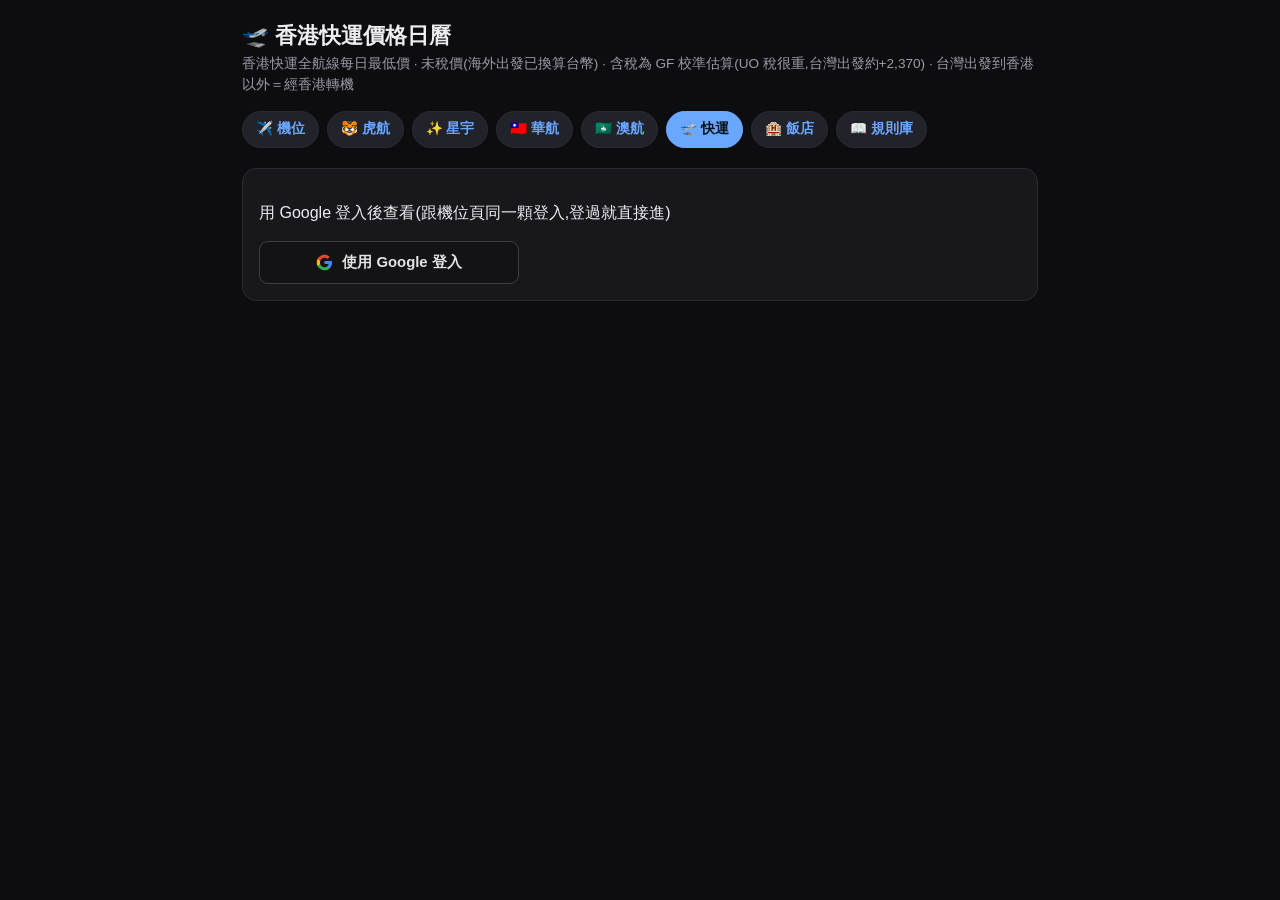
<file: hkexpress.html>
<!DOCTYPE html>
<html lang="zh-Hant">
<head>
<meta charset="UTF-8">
<meta name="viewport" content="width=device-width, initial-scale=1">
<title>🛫 香港快運價格日曆</title>
<meta name="theme-color" content="#0d0d10">
<link rel="manifest" href="manifest.json">
<link rel="apple-touch-icon" href="assets/icon-192.png">
<link rel="icon" type="image/png" href="assets/icon-192.png">
<link rel="stylesheet" href="assets/shared.css?v=20260903">
<style>
  /* 航線挑選 */
  .pickrow{ display:flex; align-items:flex-start; gap:10px; padding:7px 0; border-top:1px solid var(--border); }
  .pickrow:first-child{ border-top:0; }
  .picklab{ flex:0 0 58px; font-size:0.75rem; color:var(--dim); padding-top:6px; }
  .chips{ display:flex; flex-wrap:wrap; gap:5px; }
  .chip{ font:inherit; font-size:0.82rem; cursor:pointer; background:var(--chip); color:var(--text);
    border:1px solid var(--border); border-radius:99px; padding:4px 10px; }
  .chip .cd{ font-size:0.72rem; color:var(--dim); margin-left:4px; }
  .chip[aria-pressed="true"]{ background:var(--accent); border-color:var(--accent); color:#0d0d10; }
  .chip[aria-pressed="true"] .cd{ color:#0d0d10; opacity:.7; }
  .chip:focus-visible{ outline:2px solid var(--accent); outline-offset:2px; }

  /* 摘要 */
  .stats{ display:flex; flex-wrap:wrap; gap:8px; margin:12px 0 0; }
  .st{ flex:1 1 118px; background:var(--bg); border:1px solid var(--border); border-radius:10px; padding:8px 11px; }
  .st .l{ font-size:0.74rem; color:var(--dim); }
  .st .v{ font-size:1.15rem; font-weight:700; font-variant-numeric:tabular-nums; }
  .st.good .v{ color:var(--ok); }

  /* 月曆 */
  .cals{ display:grid; grid-template-columns:repeat(auto-fill,minmax(268px,1fr)); gap:12px; }
  .cal{ background:var(--card); border:1px solid var(--border); border-radius:12px; padding:11px; }
  .cal h3{ font-size:0.9rem; margin:0 0 8px; display:flex; justify-content:space-between; align-items:baseline; }
  .cal h3 em{ font-style:normal; font-size:0.74rem; color:var(--dim); font-weight:400; }
  .cg{ display:grid; grid-template-columns:repeat(7,1fr); gap:3px; }
  .cg .hd{ text-align:center; font-size:0.68rem; color:var(--dim); padding-bottom:2px; }
  .cg .hd.we{ color:var(--warn); }
  .cell{ aspect-ratio:1/.94; border-radius:6px; background:var(--bg); border:1px solid transparent;
    display:flex; flex-direction:column; align-items:center; justify-content:center; gap:1px; }
  .cell.blank{ background:transparent; }
  .cell .d{ font-size:0.62rem; color:var(--dim); line-height:1; }
  .cell .p{ font-size:0.72rem; font-weight:700; font-variant-numeric:tabular-nums; line-height:1.05; }
  .cell .p small{ display:block; font-size:0.58rem; font-weight:400; color:var(--dim); }
  .cell.q1{ background:var(--okbg); } .cell.q1 .p{ color:var(--ok); }
  .cell.q3 .p{ color:var(--warn); }
  .cell.nil .p{ color:var(--dim); font-weight:400; }
  .cell.low{ border-color:var(--ok); }

  table{ border-collapse:collapse; width:100%; font-size:0.86rem; }
  th,td{ text-align:right; padding:5px 8px; border-bottom:1px solid var(--border); white-space:nowrap; }
  th{ color:var(--dim); font-weight:600; font-size:0.76rem; }
  th.l,td.l{ text-align:left; }
  td.n{ font-variant-numeric:tabular-nums; }
  td.tot{ font-weight:700; }
  .we{ color:var(--warn); }
  .scroll{ overflow-x:auto; }
  .rtname{ color:var(--text2); font-size:0.78rem; margin-left:6px; }
</style>
</head>
<body>
<h1>🛫 香港快運價格日曆</h1>
<p class="sub">香港快運全航線每日最低價 · 未稅價(海外出發已換算台幣) · 含稅為 GF 校準估算(UO 稅很重,台灣出發約+2,370) · 台灣出發到香港以外＝經香港轉機</p>
<div class="nav">
  <a href="index.html">✈️ 機位</a>
  <a href="tigerair.html">🐯 虎航</a>
  <a href="starlux.html">✨ 星宇</a>
  <a href="chinaairlines.html">🇹🇼 華航</a>
  <a href="airmacau.html">🇲🇴 澳航</a>
  <a href="hkexpress.html">🛫 快運</a>
  <a href="hotels.html">🏨 飯店</a>
  <a href="rules.html">📖 規則庫</a>
</div>

<div id="signin-card" class="card">
  <p>用 Google 登入後查看(跟機位頁同一顆登入,登過就直接進)</p>
  <div id="gsi-btn"></div>
</div>

<div id="app" class="hidden">
  <div class="hl" id="fresh"></div>
  <div class="card">
    <h2>選航線</h2>
    <div id="picker"></div>
    <div class="pickrow" id="dirrow">
      <div class="picklab">方向</div>
      <div class="chips">
        <button class="chip" id="b-out" aria-pressed="true">去程</button>
        <button class="chip" id="b-ret" aria-pressed="false">回程</button>
      </div>
    </div>
    <div class="pickrow">
      <div class="picklab">票種</div>
      <div class="chips" id="modechips">
        <button class="chip" data-n="0" aria-pressed="true">單程</button>
        <button class="chip" data-n="2">來回 3天2夜</button>
        <button class="chip" data-n="3">來回 4天3夜</button>
        <button class="chip" data-n="4">來回 5天4夜</button>
        <button class="chip" data-n="5">來回 6天5夜</button>
        <label class="chip" style="gap:6px">自訂
          <input id="nights-in" type="number" min="1" max="60" value="7" style="width:52px;padding:2px 6px;min-height:0;font-size:0.82rem"> 晚
        </label>
      </div>
    </div>
    <p class="msg" id="rtnote" style="display:none;margin:6px 0 0">
      來回＝兩張單程相加（LCC 慣例通常無來回折扣,未實測驗證）；含稅為估算。下訂前以官網為準。
      含稅總價＝雙向票價＋雙向稅金；任一向稅金還沒量到就先顯示未稅。
    </p>
    <div class="stats" id="stats"></div>
  </div>

  <div class="card" id="combo-card" style="display:none">
    <h2>找最便宜的去回組合</h2>
    <div class="row2" style="align-items:flex-end">
      <div><label>最少幾晚</label><input id="c-min" type="number" min="1" max="60" value="2"></div>
      <div><label>最多幾晚</label><input id="c-max" type="number" min="1" max="60" value="6"></div>
      <div><label>出發月份（留空＝全部）</label><input id="c-month" type="month"></div>
      <div><button class="chip" id="c-go" type="button" style="min-height:40px;width:100%">找</button></div>
    </div>
    <div class="scroll" style="margin-top:10px"><table id="combo">
      <thead><tr><th class="l">出發</th><th class="l">回程</th><th>晚數</th><th>去程</th><th>回程</th><th>來回未稅</th><th>含稅估</th></tr></thead>
      <tbody></tbody>
    </table></div>
  </div>

  <div class="cals" id="cals"></div>

  <div class="card">
    <h2>這條航線最便宜的 20 天</h2>
    <div class="scroll"><table id="best">
      <thead id="best-head"><tr><th class="l">日期</th><th class="l">週</th><th>未稅</th><th>＋稅</th><th>含稅估</th></tr></thead>
      <tbody></tbody>
    </table></div>
  </div>

  <div class="card">
    <h2>全航線最低價</h2>
    <div class="scroll"><table id="all">
      <thead><tr><th class="l">航線</th><th>未稅</th><th>＋稅</th><th>含稅估</th><th class="l">最便宜那天</th></tr></thead>
      <tbody></tbody>
    </table></div>
    <p class="msg" style="margin-top:10px">
      稅費是用 Google Flights 同日 UO 含稅價回推的估算值(跨日期極穩定):台灣出發+2,370、香港出發+2,600~2,850、轉機=兩段相加-200;海外→香港方向未校準標「未估」。UO 未稅價很甜但稅超重,比價一定看含稅。
      台灣出發的機場服務費 2026-09-01 起 500→750 元,調整後會重量。
      海外出發以當地幣別定價換算台幣,會隨匯率浮動。
    </p>
  </div>
</div>

<script src="assets/shared.js?v=20260903"></script>
<script>
(function(){
  "use strict";
  var NAMES={}, CC={};   // 由 API 給（官網機場表）
  var CNAME={TW:"台灣",CN:"中國大陸",JP:"日本",KR:"韓國",THA:"泰國",VN:"越南",SG:"新加坡",
    MALA:"馬來西亞",PH:"菲律賓",ID:"印尼",MO:"澳門",HK:"香港",RU:"俄羅斯",MN:"蒙古",AE:"阿聯",
    kz:"哈薩克",FR:"法國",IT:"義大利",ES:"西班牙",DE:"德國",GB:"英國",PT:"葡萄牙",BE:"比利時",
    EG:"埃及",TR:"土耳其"};
  var TW=["HKG","TPE","KHH","RMQ"], WD=["日","一","二","三","四","五","六"];
  var RTX={};   // UO 沒有來回矩陣 API,來回=兩張單程相加
  // 稅費估算（GF 校準 2026-09-02,跨日期極穩定）
  var TAXM={"TPE-HKG":2370,"KHH-HKG":2370,"RMQ-HKG":2370,"HKG-TPE":2800,"HKG-KHH":2800,
    "HKG-RMQ":2800,"HKG-NRT":2800,"HKG-ICN":2800,"HKG-BKK":2850,"HKG-DAD":2800};
  var TWSET={TPE:1,KHH:1,RMQ:1,TNN:1};
  function legTax(o,d){ var k=o+"-"+d; if(TAXM[k]!=null) return TAXM[k];
    if(TWSET[o] && d==="HKG") return 2400;
    if(o==="HKG") return 2800;
    return null; }
  function estTax(k){ var p=k.split("-");
    if(p[0]==="HKG"||p[1]==="HKG") return legTax(p[0],p[1]);
    var a=legTax(p[0],"HKG"), b=legTax("HKG",p[1]);
    return (a==null||b==null)?null:a+b-200; }
  var R={}, span={from:null,to:null};
  var st={origin:"HKG",dest:"TPE",dir:"out",nights:0};   // nights 0 = 單程
  var ACMAP={};   // /api/aircraft/map：航線→班號→機型／座椅間距（GF 抽樣，換季才變）
  var CARRIERS=["UO"];
  function acHtml(k){ var m=ACMAP[k]; if(!m) return ""; var rows=[];
    Object.keys(m).forEach(function(fn){ if(fn.indexOf("__")===0) return; if(CARRIERS.indexOf(fn.slice(0,2))<0) return; var x=m[fn];
      rows.push('<b>'+esc(fn)+'</b> '+esc(x.aircraft)+(x.pitch?'<small style="opacity:.7">（座距 '+x.pitch+'cm）</small>':'')); });
    if(!rows.length) return "";
    return '<div class="st" style="flex:1 1 100%"><div class="l">執飛機型（GF 抽樣，換季才變）</div><div class="v" style="font-size:0.92rem;line-height:1.5">'+rows.sort().join(" · ")+'</div></div>'; }

  function city(c){ return NAMES[c]||c; }
  function nation(c){ var n=CC[c]||"?"; return CNAME[n]||"其他"; }
  function fmt(n){ return Number(n).toLocaleString("en-US"); }
  function key(){ return st.dir==="out" ? st.origin+"-"+st.dest : st.dest+"-"+st.origin; }
  function addDays(iso,n){ var d=new Date(iso+"T00:00:00Z"); d.setUTCDate(d.getUTCDate()+n);
    return d.toISOString().slice(0,10); }
  function retKey(k){ var p=k.split("-"); return p[1]+"-"+p[0]; }
  // 來回＝兩張單程相加（實測無折扣）。回 {days:{出發日:未稅總}, rt:{出發日:{g,r,rd}}, tax:雙向稅和|null}
  function rtView(k,n){
    var go=R[k], back=R[retKey(k)];
    if(!go||!back) return null;
    var days={}, det={}, any=false, mx=RTX[k]||null;
    Object.keys(go.days).forEach(function(d){ var rd=addDays(d,n), r=back.days[rd];
      var ex = mx ? mx[d+"|"+rd] : undefined;
      if(ex!==undefined){ days[d]=ex; det[d]={g:go.days[d],r:(r===undefined?null:r),rd:rd,ex:true}; any=true; }
      else if(r!==undefined){ days[d]=go.days[d]+r; det[d]={g:go.days[d],r:r,rd:rd}; any=true; } });
    if(!any) return null;
    return {days:days, rt:det,
      tax:(go.tax!=null&&back.tax!=null)?go.tax+back.tax:null};
  }
  function curView(){ var k=key();
    if(st.nights>0) return rtView(k,st.nights);
    return R[k]?{days:R[k].days,rt:null,tax:R[k].tax}:null; }
  function dests(o){ var s=[]; Object.keys(R).forEach(function(k){
    var p=k.split("-"); if(p[0]===o && s.indexOf(p[1])<0) s.push(p[1]); }); return s; }

  function buildPicker(){
    var box=$("picker"); box.innerHTML="";
    var row=document.createElement("div"); row.className="pickrow";
    row.innerHTML='<div class="picklab">出發地</div>';
    var chips=document.createElement("div"); chips.className="chips";
    TW.filter(function(o){ return dests(o).length; }).forEach(function(o){
      var b=document.createElement("button"); b.className="chip"; b.type="button";
      b.setAttribute("aria-pressed", o===st.origin);
      b.innerHTML=esc(city(o))+'<span class="cd">'+esc(o)+"</span>";
      b.onclick=function(){ st.origin=o; var ds=dests(o);
        if(ds.indexOf(st.dest)<0) st.dest=ds[0]; render(); };
      chips.appendChild(b);
    });
    row.appendChild(chips); box.appendChild(row);

    var byN={};
    dests(st.origin).forEach(function(d){ (byN[nation(d)]=byN[nation(d)]||[]).push(d); });
    Object.keys(byN).sort(function(a,b){ return byN[b].length-byN[a].length||a.localeCompare(b); }).forEach(function(n){
      var r2=document.createElement("div"); r2.className="pickrow";
      r2.innerHTML='<div class="picklab">'+n+"</div>";
      var c2=document.createElement("div"); c2.className="chips";
      byN[n].forEach(function(d){
        var b=document.createElement("button"); b.className="chip"; b.type="button";
        b.setAttribute("aria-pressed", d===st.dest);
        b.innerHTML=esc(city(d))+'<span class="cd">'+esc(d)+"</span>";
        b.onclick=function(){ st.dest=d; render(); };
        c2.appendChild(b);
      });
      r2.appendChild(c2); box.appendChild(r2);
    });
  }

  function months(){
    var out=[], cur=span.from.slice(0,7), end=span.to.slice(0,7);
    while(cur<=end){ out.push(cur);
      var p=cur.split("-"), y=+p[0], m=+p[1]+1;
      if(m>12){ m=1; y++; }
      cur=y+"-"+String(m).padStart(2,"0"); }
    return out;
  }

  function render(){
    buildPicker();
    var rt=st.nights>0;
    if(rt) st.dir="out";                       // 來回一律以台灣出發為基準
    $("dirrow").style.display = rt?"none":"";
    $("rtnote").style.display = rt?"":"none";
    $("combo-card").style.display = rt?"":"none";
    $("b-out").setAttribute("aria-pressed", st.dir==="out");
    $("b-ret").setAttribute("aria-pressed", st.dir==="ret");
    document.querySelectorAll("#modechips .chip[data-n]").forEach(function(b){
      b.setAttribute("aria-pressed", +b.dataset.n===st.nights); });
    $("best-head").innerHTML = rt
      ? '<tr><th class="l">出發</th><th class="l">週</th><th class="l">回程</th><th>去程</th><th>回程</th><th>＋稅</th><th>含稅估</th></tr>'
      : '<tr><th class="l">日期</th><th class="l">週</th><th>未稅</th><th>＋稅</th><th>含稅估</th></tr>';

    var v=curView();
    if(!v){
      $("stats").innerHTML='<div class="st"><div class="l">這個方向</div><div class="v">—</div>'+
        (rt?'<div class="l">這個天數組不出來回（回程日都沒班機）</div>':'')+'</div>';
      $("cals").innerHTML="";
      document.querySelector("#best tbody").innerHTML="";
      return;
    }
    var days=v.days, tax=v.tax;
    var ps=Object.keys(days).map(function(d){return days[d];}).sort(function(a,b){return a-b;});
    var lo=ps[0], hi=ps[ps.length-1];
    var q1=ps[Math.floor(ps.length/3)], q2=ps[Math.floor(ps.length*2/3)];
    var med=ps[Math.floor(ps.length/2)];
    var T=function(n){ return tax==null?null:n+tax; };

    var rtlab=rt?("來回"+(st.nights+1)+"天"+st.nights+"夜 · "):"";
    $("stats").innerHTML=[
      ["最低價", fmt(T(lo)||lo), rtlab+(tax==null?"未稅(稅金未估)":"含稅估 · 票價 "+fmt(lo)+"＋稅估 "+fmt(tax)), true],
      ["中位數", fmt(T(med)||med), "一半的日子比這便宜", false],
      ["最高價", fmt(T(hi)||hi), "整段期間最貴", false],
      ["有票天數", Object.keys(days).length, span.from+" → "+span.to, false]
    ].map(function(s){
      return '<div class="st'+(s[3]?" good":"")+'"><div class="l">'+esc(s[0])+
        '</div><div class="v">'+esc(s[1])+'</div><div class="l">'+esc(s[2])+"</div></div>";
    }).join("");
    $("stats").insertAdjacentHTML("beforeend", acHtml(key()));

    $("cals").innerHTML=months().map(function(ym){
      var p=ym.split("-"), y=+p[0], m=+p[1];
      var first=new Date(Date.UTC(y,m-1,1)).getUTCDay();
      var nd=new Date(Date.UTC(y,m,0)).getUTCDate();
      var mLo=null;
      Object.keys(days).forEach(function(d){ if(d.indexOf(ym)===0 && (mLo===null||days[d]<mLo)) mLo=days[d]; });
      var cells="";
      ["日","一","二","三","四","五","六"].forEach(function(w,i){
        cells+='<div class="hd'+((i===0||i===6)?" we":"")+'">'+w+"</div>"; });
      for(var i=0;i<first;i++) cells+='<div class="cell blank"></div>';
      for(var d=1; d<=nd; d++){
        var iso=ym+"-"+String(d).padStart(2,"0"), pr=days[iso];
        if(pr===undefined){
          cells+='<div class="cell nil"><div class="d">'+d+'</div><div class="p">–</div></div>';
        } else {
          var cls = pr<=q1?"q1":(pr>=q2?"q3":"q2");
          var lowMark = (pr===mLo && pr<=q1) ? " low" : "";
          var tot=T(pr);
          cells+='<div class="cell '+cls+lowMark+'"><div class="d">'+d+'</div><div class="p">'+
            fmt(tot==null?pr:tot)+"<small>"+(tot==null?"未稅":fmt(pr))+"</small></div></div>";
        }
      }
      return '<div class="cal"><h3>'+y+"年"+m+"月<em>"+
        (mLo===null?"無班機":"最低 "+fmt(T(mLo)||mLo))+"</em></h3>"+
        '<div class="cg">'+cells+"</div></div>";
    }).join("");

    if(rt) findCombos();   // 切到來回就直接算（9/3 gemini review）
    document.querySelector("#best tbody").innerHTML=Object.keys(days)
      .sort(function(a,b){ return days[a]-days[b]; }).slice(0,20).map(function(d){
        var wd=new Date(d+"T00:00:00Z").getUTCDay(), we=(wd===0||wd===6)?" we":"";
        var pr=days[d];
        if(rt){ var x=v.rt[d];
          return '<tr><td class="l n">'+esc(d)+'</td><td class="l'+we+'">'+WD[wd]+"</td>"+
            '<td class="l n">'+esc(x.rd)+'</td>'+(x.ex?'<td class="n" colspan="2"><span class="badge available">實價</span> 官網來回</td>':'<td class="n">'+fmt(x.g)+'</td><td class="n">'+fmt(x.r)+"</td>")+
            '<td class="n">'+(tax==null?"未估":fmt(tax))+"</td>"+
            '<td class="n tot">'+(tax==null?"—":fmt(pr+tax))+"</td></tr>"; }
        return '<tr><td class="l n">'+esc(d)+'</td><td class="l'+we+'">'+WD[wd]+"</td>"+
          '<td class="n">'+fmt(pr)+'</td><td class="n">'+(tax==null?"未估":fmt(tax))+"</td>"+
          '<td class="n tot">'+(tax==null?"—":fmt(pr+tax))+"</td></tr>";
      }).join("");
  }

  // 找最便宜的去回組合：給晚數範圍（＋可選出發月），列前 15 組
  function findCombos(){
    var body=document.querySelector("#combo tbody");
    var mn=Math.max(1,+$("c-min").value||1), mx=Math.max(mn,+$("c-max").value||mn), ym=$("c-month").value;
    var k=key(), go=R[k], back=R[retKey(k)];
    if(!go||!back){ body.innerHTML='<tr><td colspan="7" class="l">這條航線缺其中一個方向的資料</td></tr>'; return; }
    var tax=(go.tax!=null&&back.tax!=null)?go.tax+back.tax:null;
    var out=[];
    Object.keys(go.days).forEach(function(d){ if(ym && d.indexOf(ym)!==0) return;
      for(var n=mn;n<=mx;n++){ var rd=addDays(d,n), r=back.days[rd];
        var ex = RTX[k] ? RTX[k][d+"|"+rd] : undefined;
        if(ex!==undefined) out.push({d:d,rd:rd,n:n,g:null,r:null,t:ex,ex:true});
        else if(r!==undefined) out.push({d:d,rd:rd,n:n,g:go.days[d],r:r,t:go.days[d]+r}); } });
    out.sort(function(a,b){ return a.t-b.t||a.d.localeCompare(b.d); });
    body.innerHTML = out.length ? out.slice(0,15).map(function(x){
      var wd=new Date(x.d+"T00:00:00Z").getUTCDay(), we=(wd===0||wd===6)?" we":"";
      return '<tr><td class="l n'+we+'">'+esc(x.d)+"（"+WD[wd]+"）</td><td class=\"l n\">"+esc(x.rd)+"（"+WD[new Date(x.rd+"T00:00:00Z").getUTCDay()]+"）</td>"+
        '<td class="n">'+x.n+'</td>'+(x.ex?'<td class="n" colspan="2"><span class="badge available">實價</span> 官網來回</td>':'<td class="n">'+fmt(x.g)+'</td><td class="n">'+fmt(x.r)+"</td>")+
        '<td class="n">'+fmt(x.t)+'</td><td class="n tot">'+(tax==null?"—":fmt(x.t+tax))+"</td></tr>";
    }).join("") : '<tr><td colspan="7" class="l">這個範圍沒有可組合的日期</td></tr>';
  }

  function renderAll(){
    var rt=st.nights>0;
    var keys=Object.keys(R);
    if(rt) keys=keys.filter(function(k){ return TW.indexOf(k.split("-")[0])>=0; });
    var rows=keys.map(function(k){
      var v = rt ? rtView(k,st.nights) : R[k];
      if(!v) return null;
      var best=null;
      Object.keys(v.days).forEach(function(d){ if(!best||v.days[d]<best[1]) best=[d,v.days[d]]; });
      return {k:k,tax:v.tax,date:best[0],p:best[1],tot:v.tax==null?null:best[1]+v.tax};
    }).filter(Boolean).sort(function(a,b){ return (a.tot==null?a.p:a.tot)-(b.tot==null?b.p:b.tot); });
    document.querySelector("#all tbody").innerHTML=rows.map(function(r){
      var pp=r.k.split("-");
      return '<tr><td class="l"><b>'+esc(r.k)+(rt?" 來回":"")+'</b><span class="rtname">'+
        esc(city(pp[0]))+(rt?" ⇄ ":" → ")+esc(city(pp[1]))+"</span></td>"+
        '<td class="n">'+fmt(r.p)+'</td><td class="n">'+(r.tax==null?"未估":fmt(r.tax))+"</td>"+
        '<td class="n tot">'+(r.tot==null?"—":fmt(r.tot))+"</td>"+
        '<td class="l n">'+esc(r.date)+"</td></tr>";
    }).join("");
  }

  function load(){
    api("GET","/api/hkexpress/prices",null,function(e,d){
      if(e){ toast("讀取失敗："+e,"err"); return; }
      renderFresh("fresh", d.meta, d.updated, 26);
      NAMES=d.names||{}; CC=d.countries||{}; RTX={}; R={};
      (d.fares||[]).forEach(function(f){
        var k=f.origin+"-"+f.destination;
        if(!R[k]) R[k]={days:{},tax:null};
        R[k].days[f.date]=(f.twd!=null?f.twd:f.amount);
      });
      Object.keys(R).forEach(function(k){ R[k].tax=estTax(k); });
      var all=[];
      Object.keys(R).forEach(function(k){ all=all.concat(Object.keys(R[k].days)); });
      if(!all.length){ toast("還沒有掃描資料","err"); return; }   // 9/3 codex：空資料保護
      all.sort(); span.from=all[0]; span.to=all[all.length-1];
      if(!R[key()]){ var first=Object.keys(R)[0]; if(first){ var p=first.split("-"); st.origin=p[0]; st.dest=p[1]; } }
      renderAll(); render();
      api("GET","/api/aircraft/map",null,function(e2,d2){ if(!e2&&d2){ ACMAP=d2; render(); } });
    });
  }

  function showApp(){ $("signin-card").classList.add("hidden"); $("app").classList.remove("hidden");
    refreshSession(); load(); }
  function signOut(){ try{ sessionStorage.removeItem(TOKEN_KEY); localStorage.removeItem(SESS_KEY); }catch(e){}
    $("app").classList.add("hidden"); $("signin-card").classList.remove("hidden"); }
  onAuthFail(signOut);

  window.addEventListener("load",function(){
    $("b-out").addEventListener("click",function(){ st.dir="out"; render(); });
    $("b-ret").addEventListener("click",function(){ st.dir="ret"; render(); });
    document.querySelectorAll("#modechips .chip[data-n]").forEach(function(b){
      b.addEventListener("click",function(){ st.nights=+b.dataset.n; renderAll(); render(); }); });
    $("nights-in").addEventListener("change",function(){ var n=+this.value; if(n>0){ st.nights=n; renderAll(); render(); } });
    $("c-go").addEventListener("click",findCombos);
    gsiInit(showApp); if(token()) showApp();
  });
})();
</script>
</body>
</html>
</file>
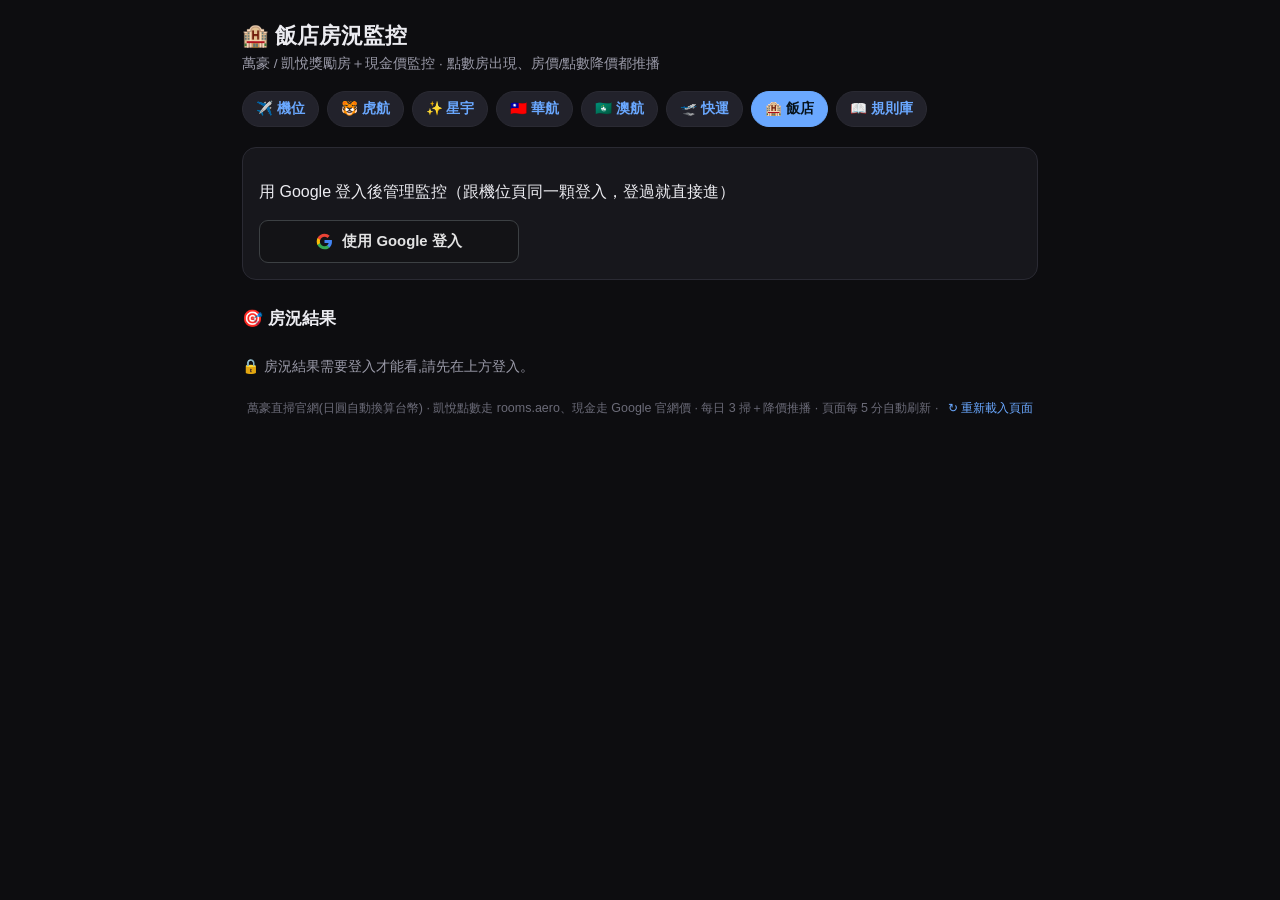
<file: hotels.html>
<!DOCTYPE html>
<html lang="zh-Hant">
<head>
<meta charset="UTF-8">
<meta name="viewport" content="width=device-width, initial-scale=1">
<title>🏨 飯店房況監控</title>
<meta name="theme-color" content="#0d0d10">
<link rel="manifest" href="manifest.json">
<link rel="apple-touch-icon" href="assets/icon-192.png">
<link rel="icon" type="image/png" href="assets/icon-192.png">
<link rel="stylesheet" href="assets/shared.css?v=20260903">
<style>
  .badge.cash_only{ color:var(--warn); border-color:#5a441a; }
  .badge.no_rooms{ color:var(--bad); border-color:var(--bad); }
  .tl .t-ca{ background:var(--warn); } .tl .t-no{ background:#2c2c36; }
  .hotel{ border:1px solid var(--border); border-radius:12px; padding:12px; margin:12px 0; background:var(--card); }
  .hotel-hd{ display:flex; justify-content:space-between; align-items:flex-start; gap:10px; margin-bottom:6px; }
  .hotel-name{ font-weight:700; font-size:1rem; }
  .stayrow{ display:flex; gap:8px; flex-wrap:wrap; margin:8px 0; }
  .stat{ background:var(--bg); border:1px solid var(--border); border-radius:10px; padding:7px 13px; font-size:0.85rem; }
  .stat b{ font-size:1.05rem; display:block; } .stat.ok b{ color:var(--ok); } .stat.na b{ color:var(--dim); }
  .stat.glow{ border-color:var(--ok); background:var(--okbg); box-shadow:0 0 14px #4cc38a66; }
  .stat.glow b{ color:var(--ok); }
  .stat.meh b{ color:var(--warn); }
  .vtag{ font-size:0.7rem; border-radius:99px; padding:0 6px; margin-left:4px; }
  .vtag.g{ background:var(--ok); color:#06281a; font-weight:700; } .vtag.m{ color:var(--warn); border:1px solid #5a441a; } .vtag.b{ color:var(--dim); border:1px solid var(--border); }
  .ngrid{ overflow-x:auto; -webkit-overflow-scrolling:touch; }
  .ngrid table{ border-collapse:separate; border-spacing:2px; font-size:0.74rem; }
  .ngrid th{ font-weight:400; color:var(--text2); font-size:0.68rem; padding:0 3px; text-align:center; border:none; }
  .ngrid td{ border:1px solid var(--border); border-radius:6px; padding:4px 6px; text-align:center; white-space:nowrap; }
  .ngrid td.on{ background:var(--okbg); border-color:#1e5a3e; color:var(--ok); font-weight:600; }
  .ngrid td.off{ color:var(--dim); }
  .ngrid th.rowl{ text-align:left; color:var(--text); font-size:0.74rem; }
</style>
</head>
<body>
<h1>🏨 飯店房況監控</h1>
<p class="sub">萬豪 / 凱悅獎勵房＋現金價監控 · 點數房出現、房價/點數降價都推播</p>
<div class="nav">
  <a href="index.html">✈️ 機位</a>
  <a href="tigerair.html">🐯 虎航</a>
  <a href="starlux.html">✨ 星宇</a>
  <a href="chinaairlines.html">🇹🇼 華航</a>
  <a href="airmacau.html">🇲🇴 澳航</a>
  <a href="hkexpress.html">🛫 快運</a>
  <a href="hotels.html">🏨 飯店</a>
  <a href="rules.html">📖 規則庫</a>
</div>

<div id="signin-card" class="card">
  <p>用 Google 登入後管理監控（跟機位頁同一顆登入，登過就直接進）</p>
  <div id="gsi-btn"></div>
</div>

<div id="app" class="hidden">
  <div class="card">
    <h2>🔎 城市探索（還沒決定住哪間）</h2>
    <p class="msg" style="margin:2px 0 6px">輸入城市＋日期，一次比整個城市萬豪／凱悅的點數＋現金（自動換算台幣）。兩集團都沒有的城市可勾「含非集團」用 Google 找。掃一輪約 1-3 分鐘。</p>
    <div class="row2">
      <div><label>城市(英文較準)</label><input id="xh-city" placeholder="例：Sapporo / Tokyo / Bangkok" maxlength="60"></div>
      <div><label>人數</label><select id="xh-adults"></select></div>
    </div>
    <div class="row2">
      <div><label>入住</label><input id="xh-in" type="date"></div>
      <div><label>退房</label><input id="xh-out" type="date"></div>
    </div>
    <label style="display:inline-flex;gap:6px;align-items:center;color:var(--text);margin-top:8px"><input type="checkbox" id="xh-others" style="width:auto"> 含非兩集團的酒店（Google Hotels，只有現金價）</label>
    <button id="xh-go" class="primary">🔎 開始探索</button>
    <p id="xh-msg" class="msg"></p>
    <div id="xh-result"></div>
  </div>

  <div class="card">
    <h2>➕ 新增飯店監控</h2>
    <div class="row2">
      <div><label>連鎖</label><select id="h-chain">
        <option value="marriott" selected>萬豪 Marriott</option>
        <option value="hyatt">凱悅 Hyatt</option></select></div>
      <div><label>國家 / 城市</label><input id="h-city" placeholder="例：北海道 Niseko" maxlength="40"></div>
    </div>
    <label>飯店名稱(英文較準,代碼系統會自動找)</label>
    <input id="h-name" placeholder="例：The Westin Rusutsu Resort" maxlength="60">
    <div class="row2">
      <div><label>入住</label><input id="h-in" type="date"></div>
      <div><label>退房</label><input id="h-out" type="date"></div>
    </div>
    <div class="row2">
      <div><label>人數</label><select id="h-adults"></select></div>
      <div><label>房型</label><select id="h-rt">
        <option value="standard" selected>標準房(點數用)</option>
        <option value="suite">套房(升等確認用)</option></select></div>
    </div>
    <label>現金門檻(整段,當地幣;留空=不設)</label>
    <input id="h-cashmax" type="number" min="1" placeholder="例：60000 → 整段現金價低於此才算「有現金房」通知">
    <p class="msg" style="margin:6px 0 0">降價自動通知(跟上次掃描比)；萬豪自動帶 APP 協議價一起比。</p>
    <button id="h-submit" class="primary">加入監控</button>
    <p id="h-msg" class="msg"></p>
  </div>

  <div class="card">
    <h2>📋 飯店監控清單</h2>
    <div id="hlist"><p class="msg">載入中…</p></div>
  </div>
</div>

<h2 style="margin-top:26px;">🎯 房況結果 <button id="rescan" class="pause hidden" style="vertical-align:middle;margin-left:8px;">⚡ 立即掃</button></h2>
<p class="sub" id="r-sub">載入中…</p>
<div class="hl" id="health"></div>
<div id="results"><p class="msg">載入中…</p></div>
<p class="foot">萬豪直掃官網(日圓自動換算台幣) · 凱悅點數走 rooms.aero、現金走 Google 官網價 · 每日 3 掃＋降價推播 · 頁面每 5 分自動刷新</p>

<script src="https://accounts.google.com/gsi/client" async defer></script>
<script src="assets/shared.js?v=20260903"></script>
<script>
(function () {
  "use strict";
  // $/esc/safeUrl/token/api/fmtTime… 共用邏輯都在 assets/shared.js
  var CHAIN_LABEL={marriott:"萬豪",hyatt:"凱悅"};
  var STATUS_LABEL={pending:"等待首掃",available:"🎉 點數房有",cash_only:"💰 只有現金房",no_rooms:"❌ 無房"};

  var ROLE=null, ME=null;
  // 依角色收斂介面(跟機位頁同一套)：探索是 owner-only,新增開放 editor;viewer 只看結果
  function applyRole(){
    function show(el,on){ if(el)el.classList.toggle("hidden",!on); }
    var owner=ROLE==="owner";
    show($("xh-go").closest(".card"), owner);
    show($("h-submit").closest(".card"), owner||ROLE==="editor");
    show($("rescan"), owner);
  }
  var TL_CLS={available:"t-av",cash_only:"t-ca",no_rooms:"t-no"};
  function histTimeline(w){ return timelineHtml(w.history,TL_CLS,STATUS_LABEL); }
  function renderWatch(hs){
    var el=$("hlist");
    if(!hs||!hs.length){el.innerHTML='<p class="msg">還沒有飯店監控,用上面表單新增。</p>';return;}
    el.innerHTML="";
    hs.forEach(function(w){
      var div=document.createElement("div"); div.className="entry";
      var paused=w.active===false;
      // 入住日過了的監控由後端自動下架(expire-watches.js);這頁沒有編輯功能,
      // 所以過期的只能刪掉重建 —— 標示要講清楚,不要讓人一直按恢復。
      var gone=paused&&w.expired;
      var st=gone?"🗓 已過期":(paused?"⏸ 暫停中":(STATUS_LABEL[w.status]||w.status||"—"));
      var badge=paused?"paused":esc(w.status||"");
      var nights=Math.round((new Date(w.checkOut)-new Date(w.checkIn))/86400000);
      div.innerHTML='<div class="entry-head"><div>'
        +'<div class="entry-name">'+esc(w.hotelName)+' <span class="badge '+badge+'">'+esc(st)+"</span></div>"
        +'<div class="entry-meta">'+esc(CHAIN_LABEL[w.chain]||w.chain)+(w.city?" · "+esc(w.city):"")+" · "+esc(w.checkIn)+" ～ "+esc(w.checkOut)
        +"（"+nights+" 晚 "+(w.adults||2)+" 人）"
        +(w.corpCode?" · 協議價 "+esc(w.corpCode):"")
        +(w.cashMax?" · 現金門檻 ¥"+Number(w.cashMax).toLocaleString():"")
        +"<br>上次掃描 "+fmtTime(w.lastChecked)+(w.note?"<br>"+esc(w.note):"")+"</div>"
        +histTimeline(w)+"</div>"
        +'<div class="btn-row">'
        +((ROLE==="owner"||(ROLE==="editor"&&ME&&w.createdBy===ME))
          ?'<button class="pause">'+(paused?"▶ 恢復":"⏸ 暫停")+'</button><button class="del">刪除</button>':"")
        +"</div></div>";
      var pb=div.querySelector(".pause");
      if(pb)pb.addEventListener("click",function(){
        if(gone){ toast("入住日已經過了,請刪掉重建一筆新日期的","err"); return; }
        api("PATCH","/api/rooms/watch/"+encodeURIComponent(w.id),{active:paused},function(e,d){if(e){toast("更新失敗："+e,"err");return;}renderWatch(d.hotels);});});
      var db=div.querySelector(".del");
      if(db)db.addEventListener("click",function(){
        confirmDlg("停止監控 "+w.hotelName+"？",function(){
          api("DELETE","/api/rooms/watch/"+encodeURIComponent(w.id),null,function(e,d){if(e){toast("刪除失敗："+e,"err");return;}toast("已停止監控","ok");renderWatch(d.hotels);});
        },{title:"停止監控",okText:"停止監控"});});
      el.appendChild(div);
    });
  }
  function refreshWatch(){ api("GET","/api/rooms/watch",null,function(e,d){
    if(e){$("hlist").innerHTML='<p class="msg err">載入失敗：'+esc(e)+"</p>";return;}
    ROLE=(d&&d.role)||"owner"; ME=(d&&d.me)||null; applyRole();
    renderWatch(d.hotels||[]); }); }

  function submitForm(){
    var m=$("h-msg"); m.className="msg";
    var name=$("h-name").value.trim();
    if(!name){m.textContent="請填飯店名稱";m.className="msg err";return;}
    if(!$("h-in").value||!$("h-out").value||$("h-in").value>=$("h-out").value){m.textContent="入住要早於退房";m.className="msg err";return;}
    var btn=$("h-submit"); btn.disabled=true; m.textContent="送出中…";
    api("POST","/api/rooms/watch",{chain:$("h-chain").value,hotelName:name,city:$("h-city").value.trim()||null,
      checkIn:$("h-in").value,checkOut:$("h-out").value,adults:parseInt($("h-adults").value,10),
      roomType:$("h-rt").value,cashMax:$("h-cashmax").value?Number($("h-cashmax").value):null},function(e,d){
      btn.disabled=false;
      if(e){m.textContent="失敗："+e;m.className="msg err";return;}
      m.textContent="✅ 已加入 "+name+"（代碼下輪掃描自動解析）"; renderWatch(d.hotels);
    });
  }

  // ---- 結果 ----
  var HL_NAME={marriott:"萬豪",hyatt:"凱悅"};
  function renderHealth(h){ var el=$("health"); if(el)el.innerHTML=healthHtml(h,HL_NAME,14,28); }
  // 幣別統一（Tony：兩種幣別看不懂）：一律主顯 NT$；日圓來源有匯率就換算、原價小字附註
  function pts(n){return n==null?"—":Number(n).toLocaleString()+" 點";}
  var FXMAP={};  // 1 單位外幣 = X 台幣（掃描器附在 results 根，任何 hotel currency 都吃）
  function twdOf(n,cur){ if(n==null)return null; if(cur==="TWD")return n;
    return FXMAP[cur]?Math.round(n*FXMAP[cur]):null; }
  function twdMain(n,cur){
    if(n==null)return "—";
    var t=twdOf(n,cur);
    if(cur==="TWD")return "NT$"+Number(n).toLocaleString();
    if(t!=null)return "NT$"+t.toLocaleString();
    return esc(cur||"")+" "+Number(n).toLocaleString();
  }
  function origNote(n,cur){
    return (cur&&cur!=="TWD"&&n!=null)?'<span style="font-size:0.72rem;color:var(--dim)">（'+esc(cur)+' '+Number(n).toLocaleString()+'）</span>':"";
  }
  // 點數值不值得換（每點台幣價值，門檻按集團的點數行情）：亮=值得換、黃=普通、暗=不划算
  var VAL_TH={marriott:{good:0.35,ok:0.25},hyatt:{good:0.65,ok:0.45}};
  function valClass(chain,cpp){
    var t=VAL_TH[chain]; if(!t||cpp==null)return "";
    return cpp>=t.good?"glow":(cpp>=t.ok?"meh":"");
  }
  function valTag(chain,cpp){
    var t=VAL_TH[chain]; if(!t||cpp==null)return "";
    return cpp>=t.good?'<span class="vtag g">✨ 值得換</span>':(cpp>=t.ok?'<span class="vtag m">普通</span>':'<span class="vtag b">不划算</span>');
  }
  function renderResults(d){
    var el=$("results"), hs=d.hotels||[];
    if(!hs.length){el.innerHTML='<p class="msg">還沒有掃描結果,新增監控後按「⚡ 立即掃」。</p>';return;}
    el.innerHTML="";
    hs.forEach(function(h){
      var box=document.createElement("div"); box.className="hotel";
      var nights=(h.nights||[]);
      var s=h.stay||{};
      var pOk=s.points&&s.points.avail, cOk=s.cash&&s.cash.avail;
      var ccur=(s.cash&&s.cash.cur)||h.hcur||"JPY", hcur=h.hcur||ccur;
      var cashTwd=cOk?twdOf(s.cash.total,ccur):null;
      var cppN=(pOk&&cashTwd&&s.points.perStay)?(cashTwd/s.points.perStay):null;
      var cpp=cppN!=null?cppN.toFixed(2):null;
      var html='<div class="hotel-hd"><div><div class="hotel-name">'+esc(h.name)
        +' <span class="badge">'+esc(CHAIN_LABEL[h.chain]||h.chain)+"</span>"+(h.city?' <span class="badge">'+esc(h.city)+"</span>":"")+"</div>"
        +'<div class="entry-meta">'+esc(h.checkIn)+" ～ "+esc(h.checkOut)+"（"+nights.length+" 晚 "+(h.adults||2)+" 人）</div></div>"
        +(safeUrl(h.bookUrl)?'<a class="book" target="_blank" rel="noopener" href="'+safeUrl(h.bookUrl)+'">去官網訂 ↗</a>':"")+"</div>";
      html+='<div class="stayrow">'
        +'<div class="stat '+(pOk?("ok "+valClass(h.chain,cppN)):"na")+'">點數房(整段)'+(pOk?valTag(h.chain,cppN):"")+'<b>'+(pOk?pts(s.points.perStay):"無")+"</b>"+(cpp?'<span style="font-size:0.74rem;color:var(--text2)">每點 NT$'+cpp+"</span>":"")+"</div>"
        +'<div class="stat '+(cOk?"ok":"na")+'">現金(整段/房)<b>'+(cOk?twdMain(s.cash.total,ccur):"無")+"</b>"
          +(cOk?origNote(s.cash.total,ccur):"")
          +(s.cash&&s.cash.night?'<span style="font-size:0.74rem;color:var(--text2)">'+twdMain(s.cash.night,ccur)+"/晚</span>":"")+"</div>"
        +(s.corp?'<div class="stat '+(s.corp.avail?"ok":"na")+'">協議價 '+esc(h.corpCode||"")+"<b>"+(s.corp.avail?twdMain(s.corp.total,s.corp.cur||hcur):"無")+"</b>"+(s.corp.avail?origNote(s.corp.total,s.corp.cur||hcur):"")+"</div>":"")
        +(s.suite?'<div class="stat ok">套房(每晚)<b>'+(s.suite.perNight!=null?pts(s.suite.perNight):"—")+"</b>"+(s.suite.cashNight!=null?'<span style="font-size:0.74rem;color:var(--text2)">'+twdMain(s.suite.cashNight,"JPY")+"/晚</span>":"")+"</div>":"")
        +"</div>"
        +((h.src||s.cash&&s.cash.src)?'<p class="msg" style="margin:0 0 4px">ℹ️ '+esc([h.src,s.cash&&s.cash.src?"現金 "+s.cash.src:null].filter(Boolean).join(" · "))+"</p>":"");
      if(nights.length){
        html+='<div class="ngrid"><table><thead><tr><th class="rowl"></th>';
        nights.forEach(function(n){var p=n.date.split("-");html+="<th>"+p[1]+"/"+p[2]+"</th>";});
        html+='</tr></thead><tbody><tr><th class="rowl">點數</th>';
        nights.forEach(function(n){html+='<td class="'+(n.points!=null?"on":"off")+'">'+(n.points!=null?(n.points/1000)+"k":"✕")+"</td>";});
        html+='</tr><tr><th class="rowl">現金</th>';
        nights.forEach(function(n){var t=twdOf(n.cash,hcur);html+='<td class="'+(n.cash!=null?"on":"off")+'">'+(n.cash!=null?(t!=null?"NT$"+Math.round(t/1000)+"k":esc(hcur)+" "+Math.round(n.cash/1000)+"k"):"✕")+"</td>";});
        html+="</tr></tbody></table></div>";
        html+='<p class="msg" style="margin-top:4px">逐晚格子：整段訂不到時看是哪幾晚卡住（✕=該晚無房）</p>';
      }
      box.innerHTML=html;
      el.appendChild(box);
    });
  }
  function loadResults(){
    if(!token()){
      $("results").innerHTML='<p class="msg">🔒 房況結果需要登入才能看,請先在上方登入。</p>';
      $("r-sub").textContent=""; $("health").innerHTML=""; return;
    }
    api("GET","/api/rooms/results",null,function(e,d){
      if(e){$("results").innerHTML='<p class="msg err">載入結果失敗：'+esc(e)+"</p>";return;}
      FXMAP=d.fx||{};
      renderHealth(d.health);
      $("r-sub").textContent=d.updated?("最後更新 "+fmtTime(Date.parse(d.updated))):"還沒掃過";
      renderResults(d);
    });
  }
  // 每 5 分自動刷新結果＋監控清單(清單的狀態/上次掃描也要動)；切回分頁立刻抓
  function autoRefresh(){ loadResults(); if(token())refreshWatch(); }
  setInterval(autoRefresh,5*60*1000);
  document.addEventListener("visibilitychange",function(){if(!document.hidden)autoRefresh();});
  $("rescan").addEventListener("click",function(){
    var b=$("rescan"); b.disabled=true; b.textContent="⚡ 掃描中…";
    api("POST","/api/rooms/scan",{},function(e){
      if(e){$("r-sub").textContent="觸發失敗："+e; b.disabled=false; b.textContent="⚡ 立即掃"; return;}
      $("r-sub").textContent="已觸發,一輪約 3-4 分鐘,完成後自動更新…";
      setTimeout(loadResults,120000); setTimeout(loadResults,260000);
      setTimeout(function(){b.disabled=false;b.textContent="⚡ 立即掃";},260000);
    });
  });

  // ---- 城市探索 ----
  var XH_TIMER=null;
  function exploreGo(){
    var m=$("xh-msg"); m.className="msg";
    var city=$("xh-city").value.trim();
    if(!city){m.textContent="請填城市";m.className="msg err";return;}
    if(!$("xh-in").value||!$("xh-out").value||$("xh-in").value>=$("xh-out").value){m.textContent="入住要早於退房";m.className="msg err";return;}
    var btn=$("xh-go"); btn.disabled=true; m.textContent="已觸發，掃描中…（萬豪＋凱悅"+($("xh-others").checked?"＋Google":"")+"，約 1-3 分鐘）";
    $("xh-result").innerHTML="";
    api("POST","/api/rooms/explore",{city:city,checkIn:$("xh-in").value,checkOut:$("xh-out").value,
      adults:parseInt($("xh-adults").value,10),others:$("xh-others").checked},function(e){
      if(e){m.textContent="失敗："+e;m.className="msg err";btn.disabled=false;return;}
      var tries=0;
      if(XH_TIMER)clearInterval(XH_TIMER);
      XH_TIMER=setInterval(function(){
        tries++;
        api("GET","/api/rooms/explore",null,function(e2,d){
          if(e2||!d)return;
          if(d.status==="done"){clearInterval(XH_TIMER);btn.disabled=false;
            m.textContent="✅ 完成，共 "+(d.rows||[]).length+" 間（"+(d.nights||"?")+" 晚）";renderExplore(d);}
          else if(d.status==="error"){clearInterval(XH_TIMER);btn.disabled=false;
            m.textContent="探索失敗："+(d.error||"未知");m.className="msg err";}
          else if(tries>25){clearInterval(XH_TIMER);btn.disabled=false;
            m.textContent="逾時了，稍後再按一次看結果";}
        });
      },12000);
    });
  }
  // 探索結果只留最新一輪（後端單檔覆蓋），重整後表單是空的 → 一定要有標題說明這張表是查什麼的
  function exploreHead(d){
    var p=d.params||{};
    if(!p.city)return "";
    var t="";
    if(d.updated){var dt=new Date(d.updated);
      if(!isNaN(dt))t=" · 探索於 "+(dt.getMonth()+1)+"/"+dt.getDate()+" "+String(dt.getHours()).padStart(2,"0")+":"+String(dt.getMinutes()).padStart(2,"0");}
    return '<p style="margin:0 0 8px;font-weight:600">🔎 '+esc(p.city)+'　'+esc(p.checkIn||"")+" ~ "+esc(p.checkOut||"")
      +'<span style="font-weight:400;color:var(--dim)">（'+(d.nights||"?")+" 晚 · "+(p.adults||2)+" 人）"+esc(t)+"</span></p>";
  }
  var XH_SORT="cpp";
  function renderExplore(d){
    var rows=(d.rows||[]).slice(), el=$("xh-result");
    if(!rows.length){el.innerHTML=exploreHead(d)+'<p class="msg">這個城市這期間兩集團都查不到（或名稱拼法不對，換英文試試）。</p>';return;}
    var CH={marriott:"萬豪",hyatt:"凱悅",other:"其他"};
    // 可排序：預設每點價值高→低(值得換的先看),也可看現金最便宜/點數最少
    if(XH_SORT==="cash")rows.sort(function(a,b){return (a.cashNightTwd==null?1e15:a.cashNightTwd)-(b.cashNightTwd==null?1e15:b.cashNightTwd);});
    else if(XH_SORT==="pts")rows.sort(function(a,b){return (a.ptsStay==null?1e15:a.ptsStay)-(b.ptsStay==null?1e15:b.ptsStay);});
    else rows.sort(function(a,b){return (b.cpp==null?-1:b.cpp)-(a.cpp==null?-1:a.cpp);});
    var html=exploreHead(d)
      +'<div style="margin:0 0 8px"><label style="font-size:0.82rem;display:inline-flex;gap:5px;align-items:center;margin:0">排序 '
      +'<select id="xh-sort" style="width:auto;padding:6px 9px;font-size:0.85rem">'
      +'<option value="cpp">每點價值高→低</option><option value="cash">現金低→高</option><option value="pts">點數低→高</option></select></label></div>'
      +'<table class="rtab"><thead><tr><th>飯店</th><th>集團</th><th>點數/整段</th><th>現金/晚</th><th>每點價值</th><th></th></tr></thead><tbody>';
    rows.forEach(function(r,i){
      var vc=valClass(r.chain,r.cpp), tag=valTag(r.chain,r.cpp);
      html+='<tr'+(vc==="glow"?' style="background:var(--okbg)"':'')+'><td class="main" data-l="飯店">'+esc(r.name)+' <span class="flt" style="color:var(--dim);font-size:0.72rem">'+esc(r.src||"")+"</span></td>"
        +'<td data-l="集團">'+esc(CH[r.chain]||r.chain)+"</td>"
        +'<td data-l="點數">'+(r.ptsStay!=null?pts(r.ptsStay):"—")+"</td>"
        +'<td data-l="現金">'+(r.cashNightTwd!=null?"NT$"+r.cashNightTwd.toLocaleString():"—")+"</td>"
        +'<td data-l="每點">'+(r.cpp!=null?("NT$"+r.cpp.toFixed(2)+" "+tag):"—")+"</td>"
        +'<td data-l="">'+(r.chain!=="other"?'<button class="scan xh-w" data-i="'+i+'">🔔 監控</button>':"")+"</td></tr>";
    });
    el.innerHTML=html+"</tbody></table>";
    var ss=$("xh-sort");
    if(ss){ ss.value=XH_SORT; ss.addEventListener("change",function(){ XH_SORT=ss.value; renderExplore(d); }); }
    el.querySelectorAll(".xh-w").forEach(function(btn){
      btn.addEventListener("click",function(){
        var r=rows[parseInt(btn.getAttribute("data-i"),10)];
        $("h-chain").value=r.chain; $("h-name").value=r.name; $("h-city").value=(d.params&&d.params.city)||"";
        $("h-in").value=(d.params&&d.params.checkIn)||""; $("h-out").value=(d.params&&d.params.checkOut)||"";
        $("h-msg").textContent="已帶入 "+r.name+"，按「加入監控」送出"; $("h-msg").className="msg";
        $("h-submit").scrollIntoView({behavior:"smooth",block:"center"});
      });
    });
  }

  function showApp(){$("signin-card").classList.add("hidden");$("app").classList.remove("hidden");refreshSession();refreshWatch();loadResults();
    api("GET","/api/rooms/explore",null,function(e,d){
      if(e||!d||d.status!=="done")return;
      renderExplore(d);
      // 表單也帶回上輪條件：否則欄位空白、使用者看不出結果表對應哪次查詢，也不好微調重查
      var p=d.params||{};
      if(p.city&&!$("xh-city").value){$("xh-city").value=p.city;
        if(p.checkIn)$("xh-in").value=p.checkIn; if(p.checkOut)$("xh-out").value=p.checkOut;
        if(p.adults)$("xh-adults").value=p.adults; if(p.others)$("xh-others").checked=true;}
    });}
  function signOut(){try{sessionStorage.removeItem(TOKEN_KEY);localStorage.removeItem(SESS_KEY);}catch(e){}$("app").classList.add("hidden");$("signin-card").classList.remove("hidden");}
  onAuthFail(signOut);

  window.addEventListener("load",function(){
    ["h-adults","xh-adults"].forEach(function(id){ fillNum($(id),1,8,2," 人"); });
    $("h-submit").addEventListener("click",submitForm);
    $("xh-go").addEventListener("click",exploreGo);
    gsiInit(showApp); if(token())showApp(); else loadResults();
  });
})();
</script>
</body>
</html>
</file>
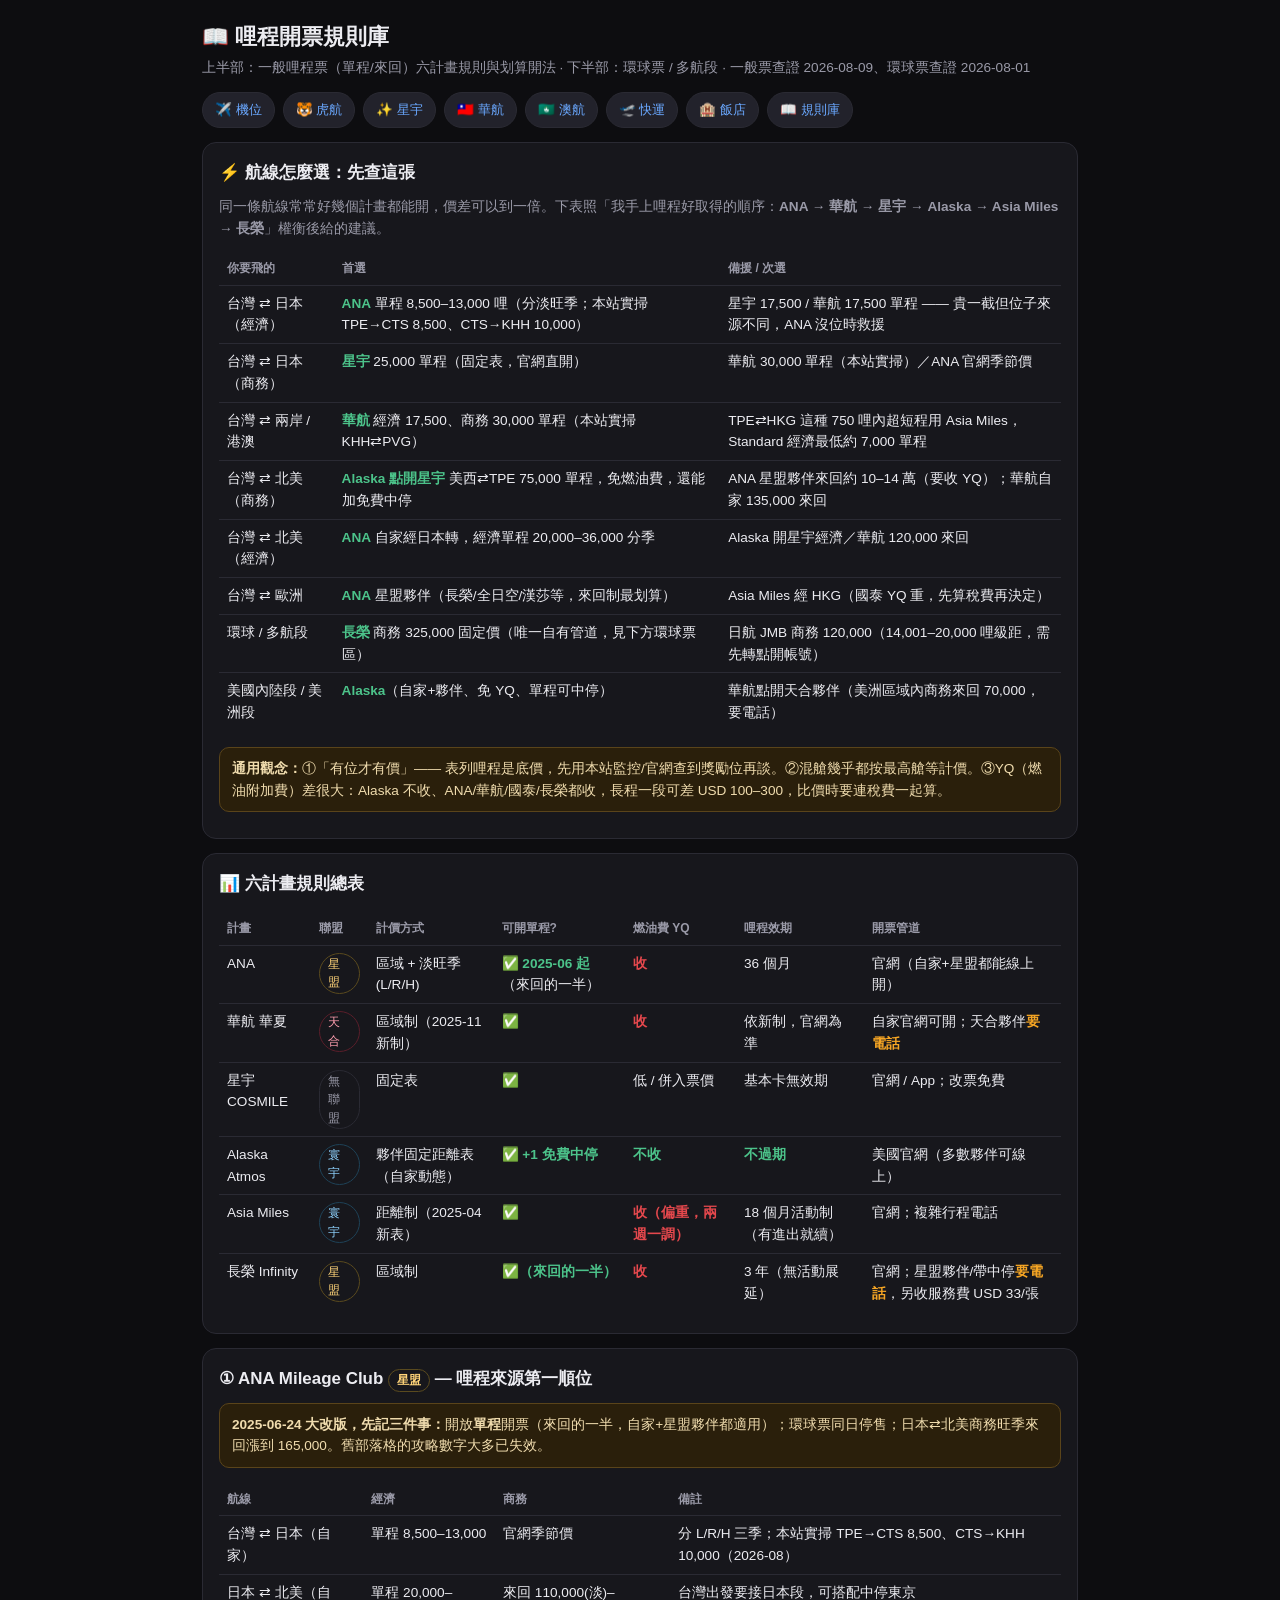
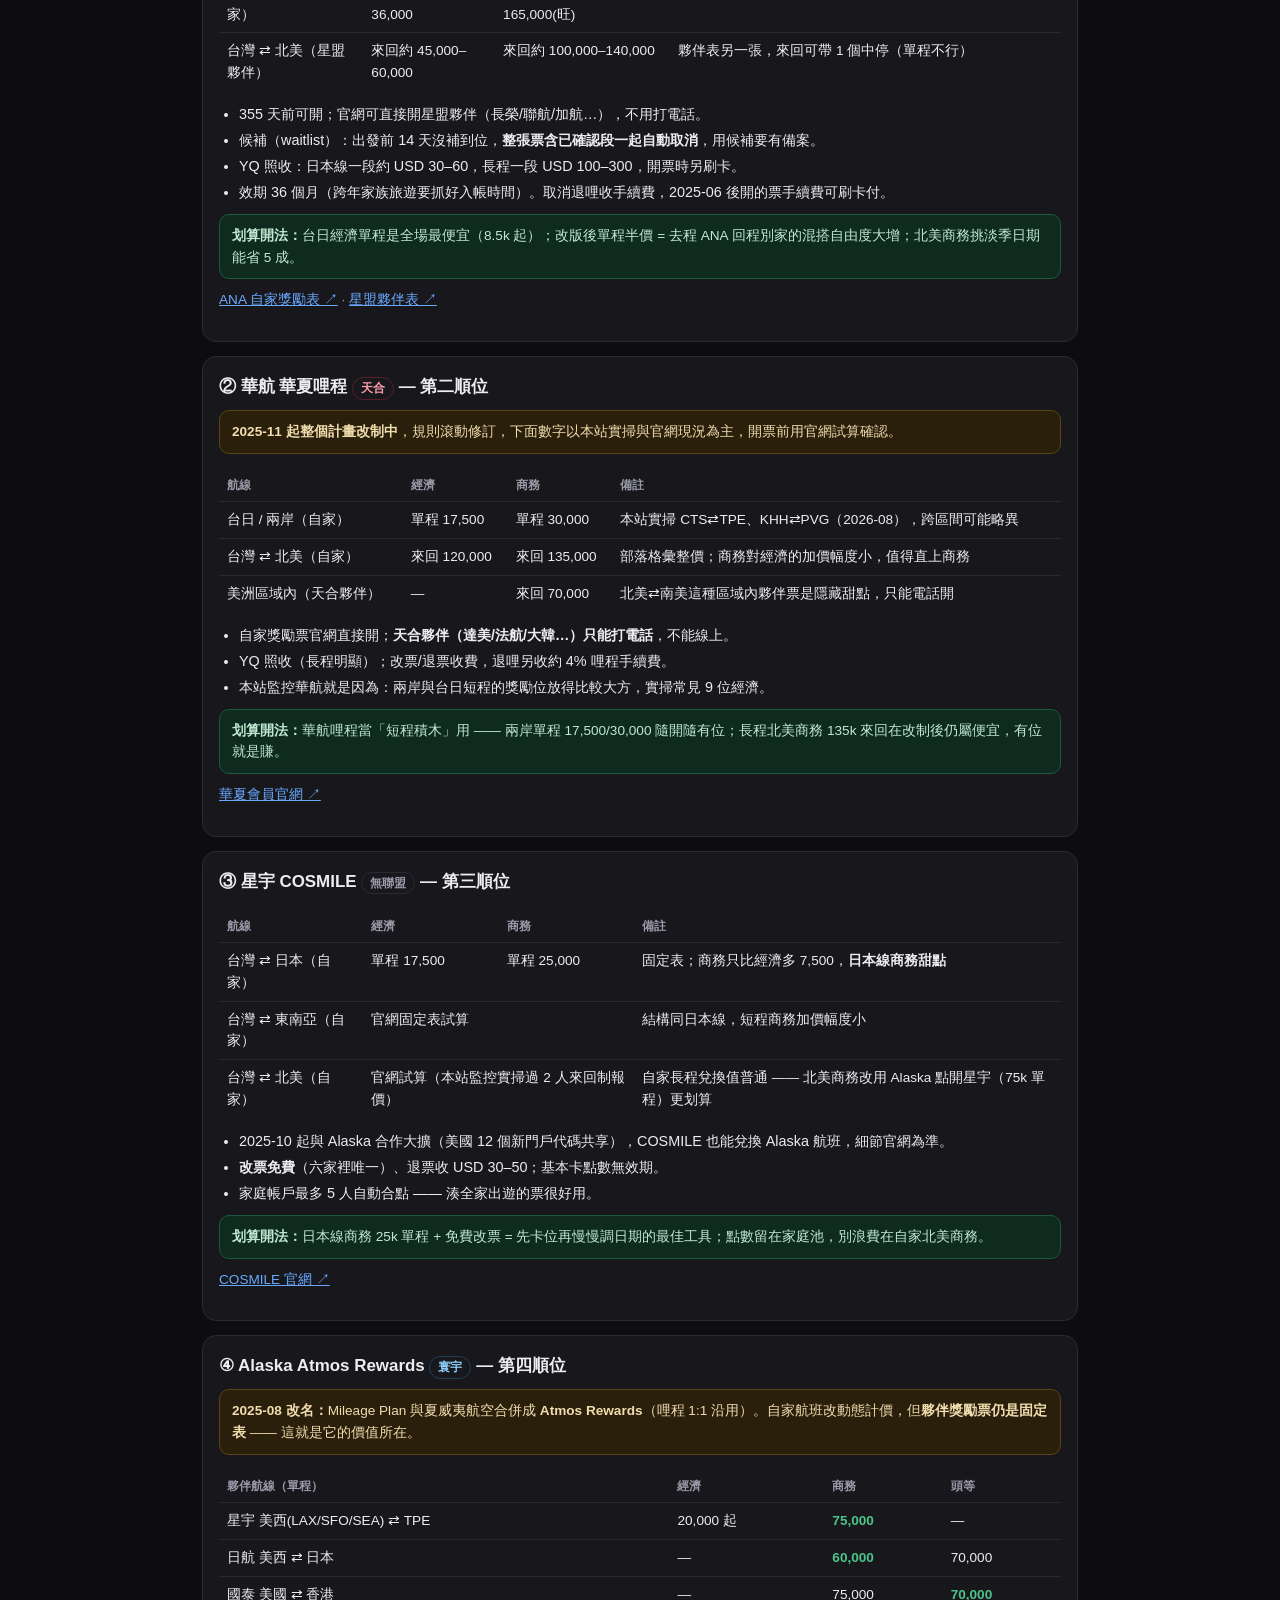
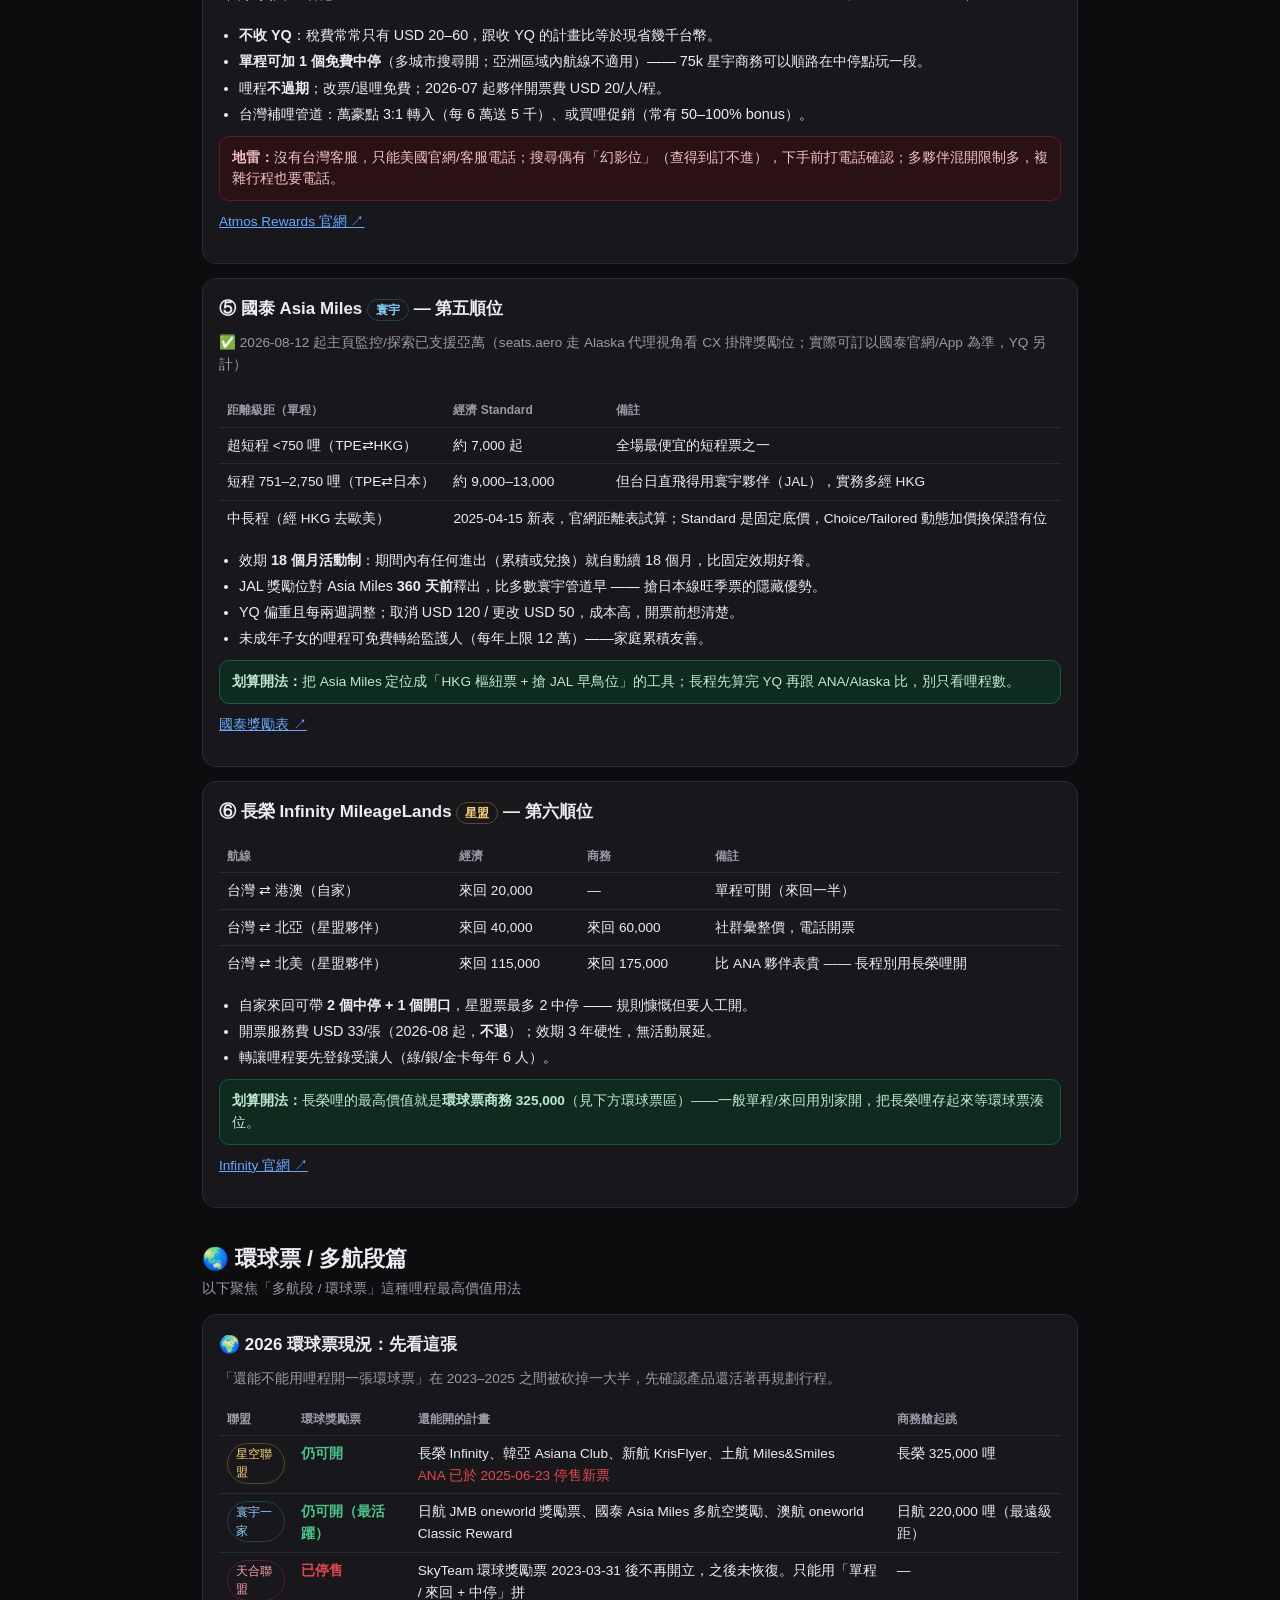
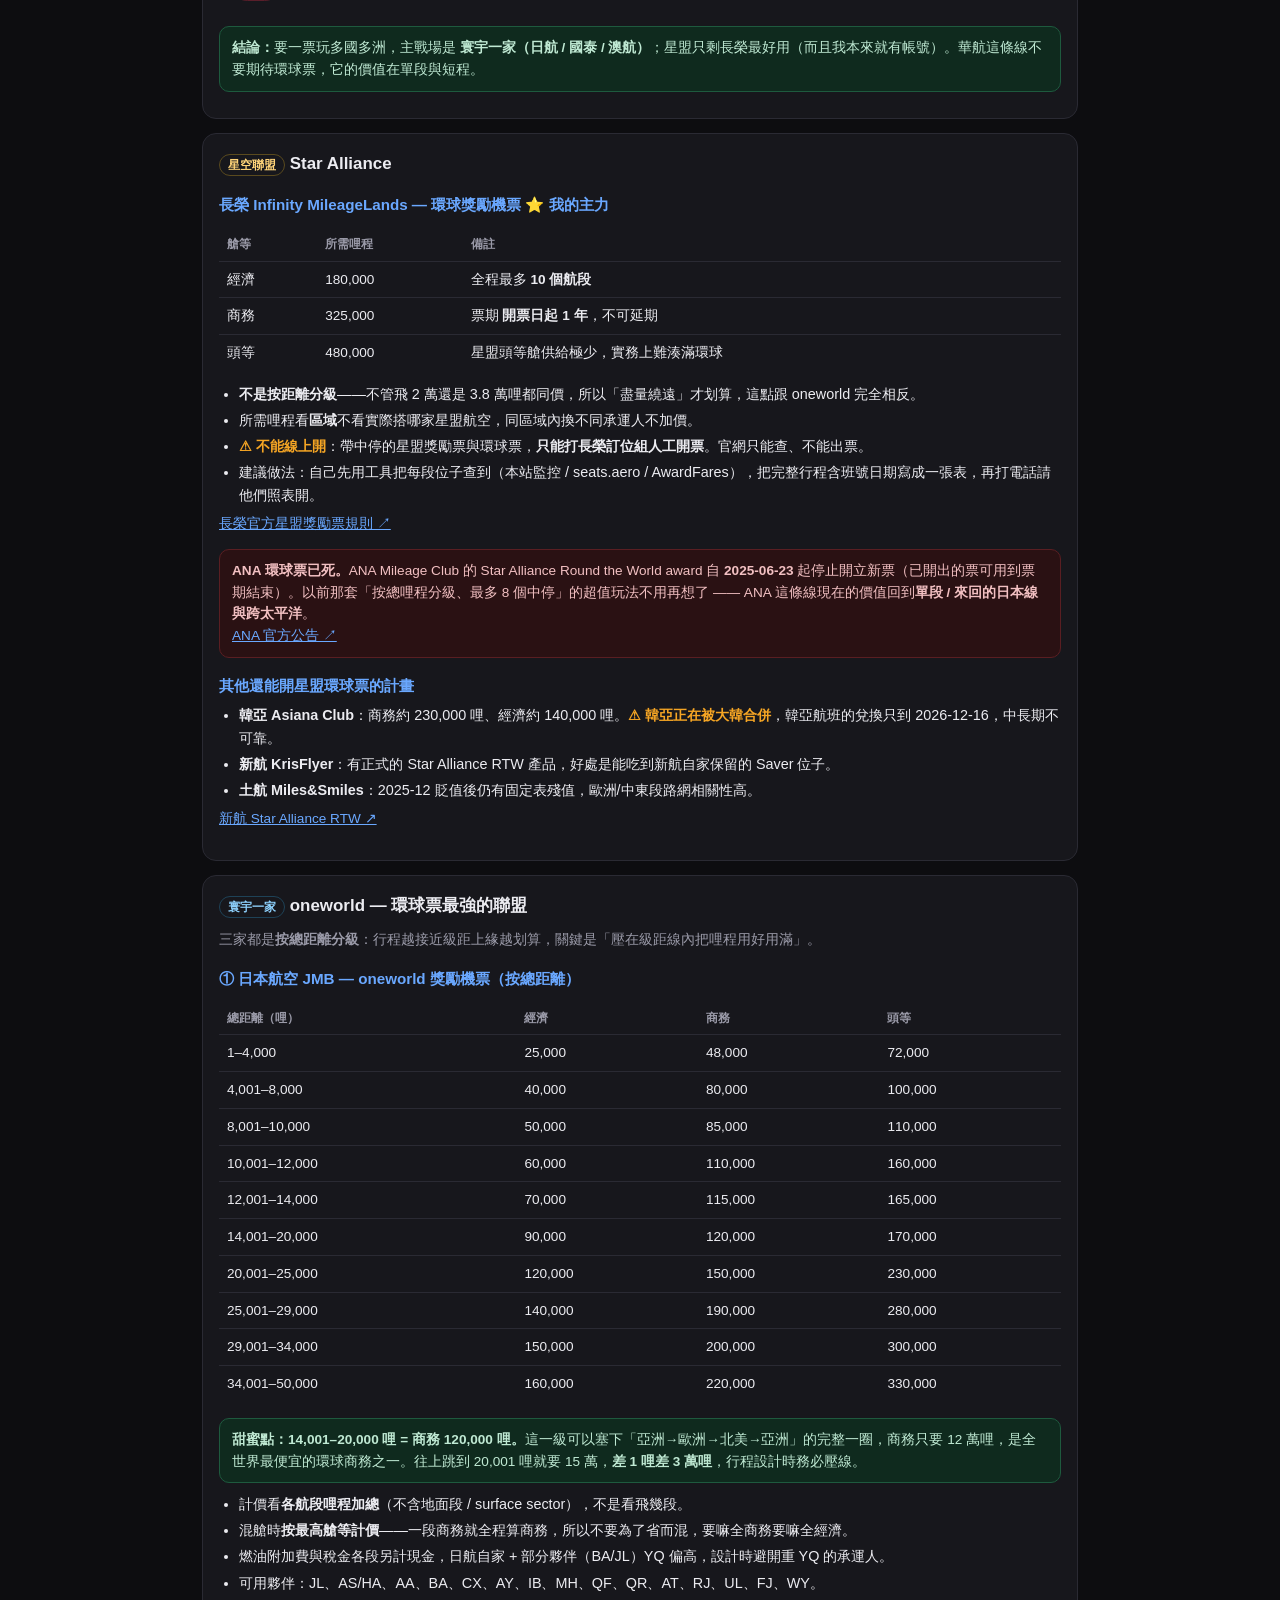
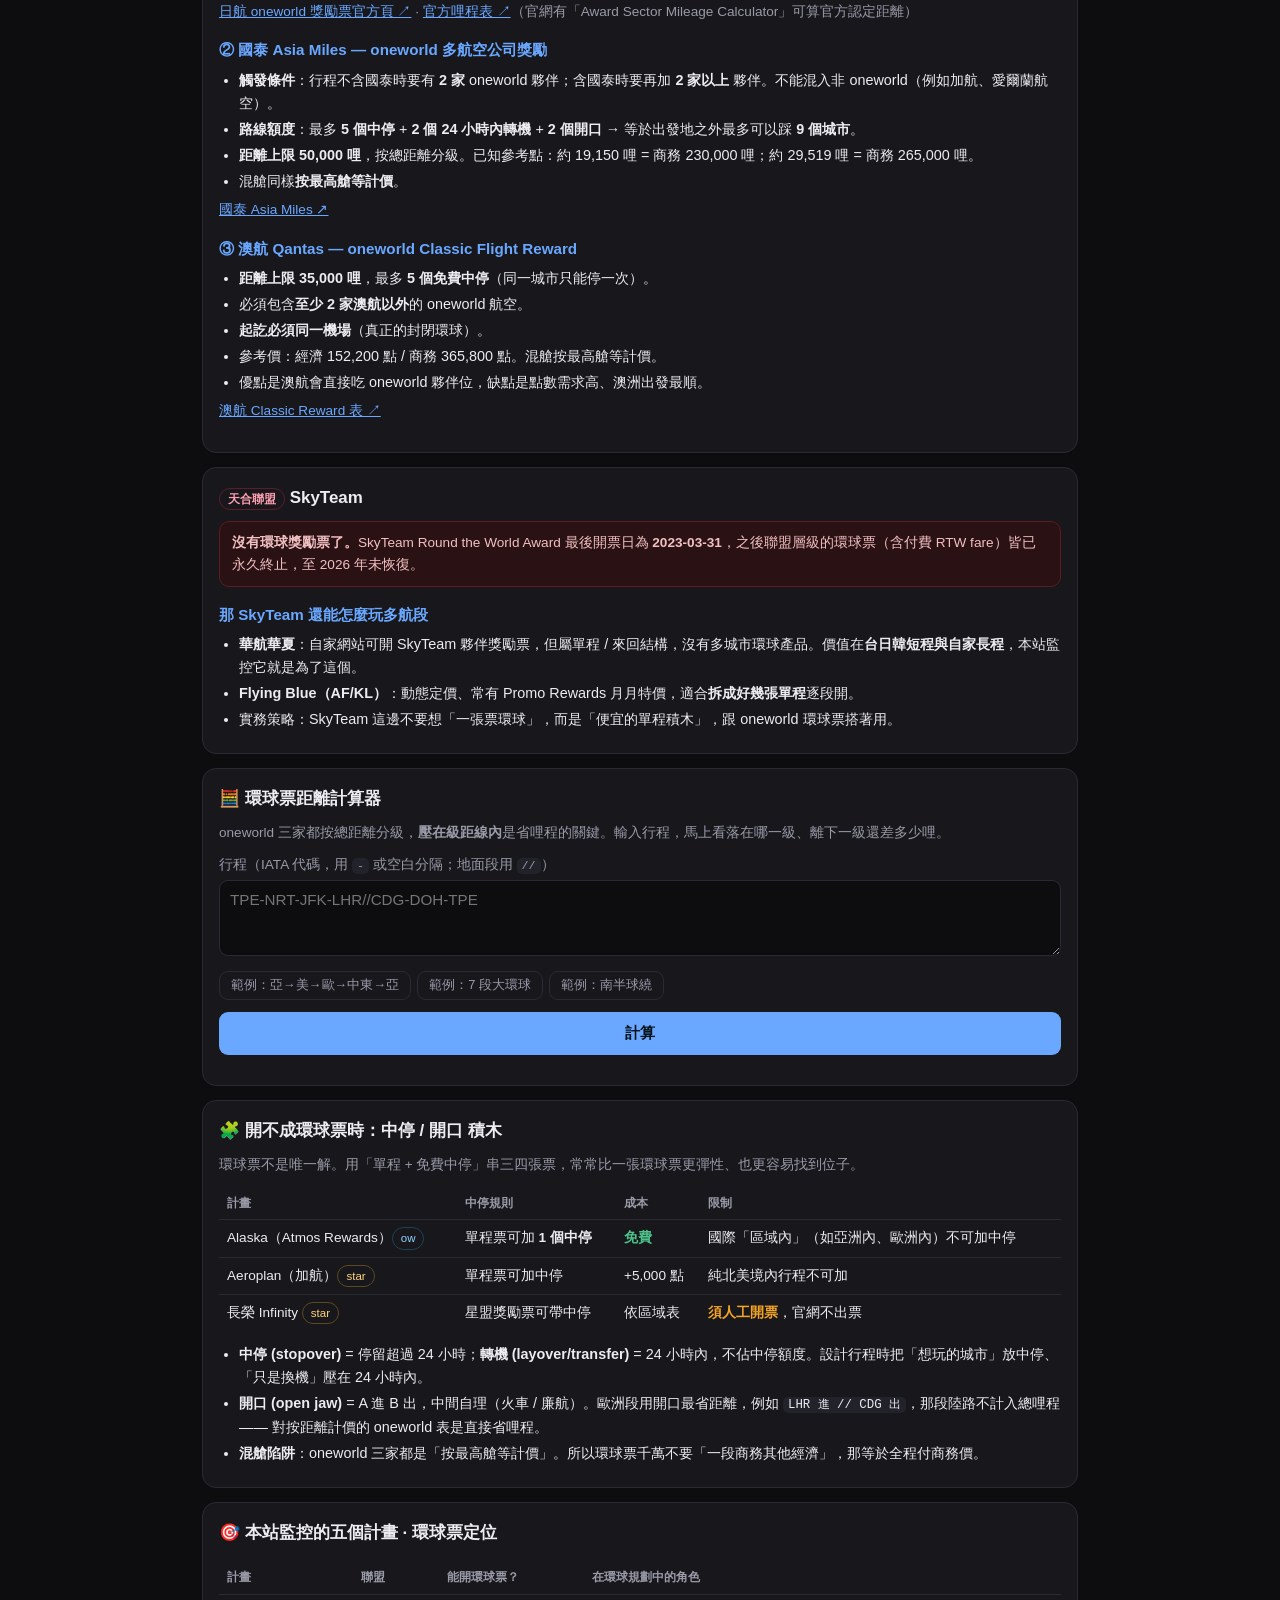
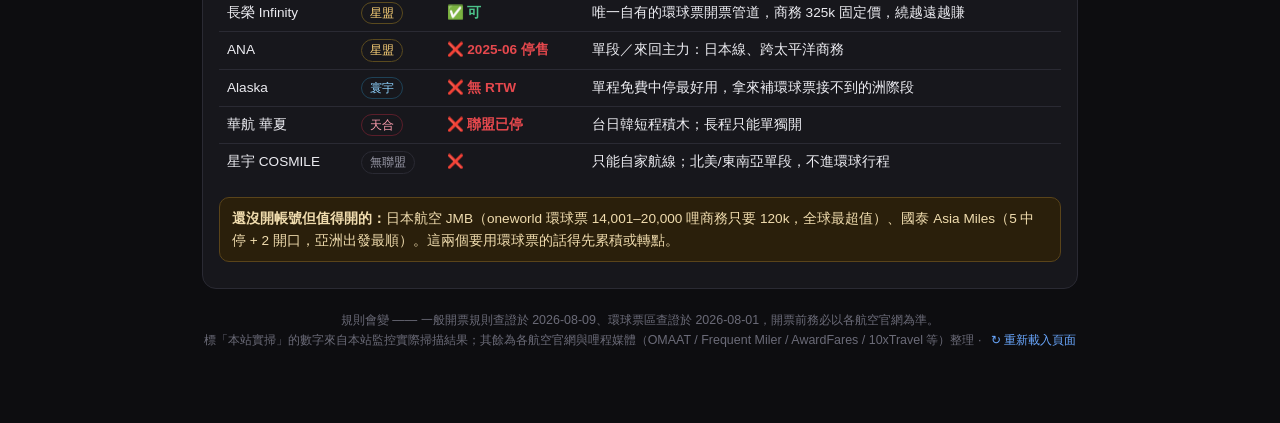
<file: rules.html>
<!DOCTYPE html>
<html lang="zh-Hant">
<head>
<meta charset="UTF-8">
<meta name="viewport" content="width=device-width, initial-scale=1">
<title>📖 哩程開票規則庫</title>
<meta name="theme-color" content="#0d0d10">
<link rel="manifest" href="manifest.json">
<link rel="apple-touch-icon" href="assets/icon-192.png">
<link rel="icon" type="image/png" href="assets/icon-192.png">
<script src="assets/shared.js?v=20260903" defer></script>
<style>
  :root {
    --bg:#0d0d10; --card:#17171c; --border:#2a2a33; --text:#ececf1; --text2:#9a9aa8;
    --accent:#6aa8ff; --ok:#4cc38a; --okbg:#0f2a1e; --dim:#6b6b78; --chip:#22222b;
    --bad:#e5484d; --warn:#f5a524; --warnbg:#2a1f0b;
  }
  * { box-sizing:border-box; }
  body { margin:0; padding:0 12px 60px; background:var(--bg); color:var(--text);
    font-family:-apple-system,"PingFang TC","Noto Sans TC",sans-serif; line-height:1.6;
    max-width:900px; margin-inline:auto; }
  h1 { font-size:1.35rem; margin:20px 0 2px; }
  h2 { font-size:1.06rem; margin:0 0 10px; }
  h3 { font-size:0.95rem; margin:16px 0 6px; color:var(--accent); }
  .sub { color:var(--text2); font-size:0.85rem; margin:0 0 14px; }
  a { color:var(--accent); }
  .card { background:var(--card); border:1px solid var(--border); border-radius:14px; padding:16px; margin:14px 0; }
  .nav { display:flex; gap:8px; flex-wrap:wrap; margin:10px 0 4px; }
  .nav a { display:inline-block; padding:6px 12px; border:1px solid var(--border); border-radius:99px;
    font-size:0.84rem; text-decoration:none; background:var(--chip); }
  .nav a.home { border-color:var(--accent); }
  table{ width:100%; border-collapse:collapse; font-size:0.85rem; margin:6px 0; }
  thead th{ text-align:left; color:var(--text2); font-weight:600; font-size:0.75rem; padding:6px 8px;
    border-bottom:1px solid var(--border); white-space:nowrap; }
  tbody td{ padding:7px 8px; border-bottom:1px solid var(--border); vertical-align:top; }
  tbody tr:last-child td{ border-bottom:none; }
  .tw{ overflow-x:auto; -webkit-overflow-scrolling:touch; }
  .yes{ color:var(--ok); font-weight:700; } .no{ color:var(--bad); font-weight:700; } .maybe{ color:var(--warn); font-weight:700; }
  .pill{ display:inline-block; padding:1px 8px; border-radius:99px; font-size:0.72rem; border:1px solid var(--border); color:var(--text2); }
  .pill.star{ color:#ffd479; border-color:#5a4a1e; } .pill.ow{ color:#8fd3ff; border-color:#1e4257; }
  .pill.st{ color:#ff9fb0; border-color:#5a1e2a; } .pill.none{ color:var(--text2); }
  ul{ margin:6px 0; padding-left:20px; } li{ margin:3px 0; font-size:0.9rem; }
  .note{ background:var(--warnbg); border:1px solid #5a441a; border-radius:10px; padding:10px 12px;
    font-size:0.85rem; margin:10px 0; color:#f0dcae; }
  .kill{ background:#2a1113; border-color:#5a1e22; color:#f2c0c2; }
  .good{ background:var(--okbg); border-color:#1e5a3e; color:#bfe9d3; }
  .foot{ color:var(--dim); font-size:0.78rem; margin-top:22px; text-align:center; }
  code{ background:var(--chip); padding:1px 5px; border-radius:5px; font-size:0.86em; }
  /* calculator */
  textarea, input, select { width:100%; padding:10px; border-radius:9px; border:1px solid var(--border);
    background:var(--bg); color:var(--text); font-size:0.95rem; font-family:inherit; }
  textarea{ min-height:76px; resize:vertical; text-transform:uppercase; }
  textarea:focus, input:focus{ outline:none; border-color:var(--accent); }
  label { display:block; font-size:0.85rem; color:var(--text2); margin:10px 0 4px; }
  button{ border:none; border-radius:9px; padding:11px 18px; font-size:0.95rem; cursor:pointer; font-weight:600; }
  .primary{ background:var(--accent); color:#06131c; width:100%; margin-top:12px; }
  .ghost{ background:transparent; color:var(--text2); border:1px solid var(--border); padding:5px 11px; font-size:0.8rem; font-weight:500; }
  .ex{ display:flex; gap:6px; flex-wrap:wrap; margin-top:8px; }
  .big{ font-size:1.5rem; font-weight:700; color:var(--accent); }
  .calcgrid{ display:flex; gap:8px; flex-wrap:wrap; margin:10px 0 4px; }
  .calcgrid .stat{ background:var(--bg); border:1px solid var(--border); border-radius:10px; padding:7px 13px; font-size:0.85rem; }
  .calcgrid .stat b{ font-size:1.05rem; color:var(--accent); display:block; }
  .err{ color:var(--bad); font-size:0.86rem; }
  @media (max-width:560px){
    .sc thead{ display:none; } .sc table,.sc tbody,.sc tr,.sc td{ display:block; width:100%; }
    .sc tbody tr{ border:1px solid var(--border); border-radius:10px; margin:8px 0; padding:4px 2px; }
    .sc tbody td{ border:none; padding:3px 10px; }
    .sc tbody td::before{ content:attr(data-l)"："; color:var(--text2); font-size:0.75rem; }
    .sc tbody td.main::before{ content:""; } .sc tbody td.main{ font-weight:700; padding-top:8px; }
  }
</style>
</head>
<body>

<h1>📖 哩程開票規則庫</h1>
<p class="sub">上半部：一般哩程票（單程/來回）六計畫規則與划算開法 · 下半部：環球票 / 多航段 · 一般票查證 2026-08-09、環球票查證 2026-08-01</p>
<div class="nav">
  <a href="index.html">✈️ 機位</a>
  <a href="tigerair.html">🐯 虎航</a>
  <a href="starlux.html">✨ 星宇</a>
  <a href="chinaairlines.html">🇹🇼 華航</a>
  <a href="airmacau.html">🇲🇴 澳航</a>
  <a href="hkexpress.html">🛫 快運</a>
  <a href="hotels.html">🏨 飯店</a>
  <a href="rules.html">📖 規則庫</a>
</div>

<!-- ================================================================
     一般哩程票：航線速查 + 六計畫規則
     計畫排序 = Tony 哩程取得容易度：ANA → 華航 → 星宇 → Alaska → Asia Miles → 長榮
     ================================================================ -->

<div class="card" id="quick">
  <h2>⚡ 航線怎麼選：先查這張</h2>
  <p class="sub" style="margin-bottom:8px;">同一條航線常常好幾個計畫都能開，價差可以到一倍。下表照「我手上哩程好取得的順序：<b>ANA → 華航 → 星宇 → Alaska → Asia Miles → 長榮</b>」權衡後給的建議。</p>
  <div class="tw sc">
  <table>
    <thead><tr><th>你要飛的</th><th>首選</th><th>備援 / 次選</th></tr></thead>
    <tbody>
      <tr><td class="main" data-l="航線">台灣 ⇄ 日本（經濟）</td>
        <td data-l="首選"><span class="yes">ANA</span> 單程 8,500–13,000 哩（分淡旺季；本站實掃 TPE→CTS 8,500、CTS→KHH 10,000）</td>
        <td data-l="備援">星宇 17,500 / 華航 17,500 單程 —— 貴一截但位子來源不同，ANA 沒位時救援</td></tr>
      <tr><td class="main" data-l="航線">台灣 ⇄ 日本（商務）</td>
        <td data-l="首選"><span class="yes">星宇</span> 25,000 單程（固定表，官網直開）</td>
        <td data-l="備援">華航 30,000 單程（本站實掃）／ANA 官網季節價</td></tr>
      <tr><td class="main" data-l="航線">台灣 ⇄ 兩岸 / 港澳</td>
        <td data-l="首選"><span class="yes">華航</span> 經濟 17,500、商務 30,000 單程（本站實掃 KHH⇄PVG）</td>
        <td data-l="備援">TPE⇄HKG 這種 750 哩內超短程用 Asia Miles，Standard 經濟最低約 7,000 單程</td></tr>
      <tr><td class="main" data-l="航線">台灣 ⇄ 北美（商務）</td>
        <td data-l="首選"><span class="yes">Alaska 點開星宇</span> 美西⇄TPE 75,000 單程，免燃油費，還能加免費中停</td>
        <td data-l="備援">ANA 星盟夥伴來回約 10–14 萬（要收 YQ）；華航自家 135,000 來回</td></tr>
      <tr><td class="main" data-l="航線">台灣 ⇄ 北美（經濟）</td>
        <td data-l="首選"><span class="yes">ANA</span> 自家經日本轉，經濟單程 20,000–36,000 分季</td>
        <td data-l="備援">Alaska 開星宇經濟／華航 120,000 來回</td></tr>
      <tr><td class="main" data-l="航線">台灣 ⇄ 歐洲</td>
        <td data-l="首選"><span class="yes">ANA</span> 星盟夥伴（長榮/全日空/漢莎等，來回制最划算）</td>
        <td data-l="備援">Asia Miles 經 HKG（國泰 YQ 重，先算稅費再決定）</td></tr>
      <tr><td class="main" data-l="航線">環球 / 多航段</td>
        <td data-l="首選"><span class="yes">長榮</span> 商務 325,000 固定價（唯一自有管道，見下方環球票區）</td>
        <td data-l="備援">日航 JMB 商務 120,000（14,001–20,000 哩級距，需先轉點開帳號）</td></tr>
      <tr><td class="main" data-l="航線">美國內陸段 / 美洲段</td>
        <td data-l="首選"><span class="yes">Alaska</span>（自家+夥伴、免 YQ、單程可中停）</td>
        <td data-l="備援">華航點開天合夥伴（美洲區域內商務來回 70,000，要電話）</td></tr>
    </tbody>
  </table>
  </div>
  <div class="note"><b>通用觀念：</b>①「有位才有價」—— 表列哩程是底價，先用本站監控/官網查到獎勵位再談。②混艙幾乎都按最高艙等計價。③YQ（燃油附加費）差很大：Alaska 不收、ANA/華航/國泰/長榮都收，長程一段可差 USD 100–300，比價時要連稅費一起算。</div>
</div>

<div class="card" id="compare">
  <h2>📊 六計畫規則總表</h2>
  <div class="tw sc">
  <table>
    <thead><tr><th>計畫</th><th>聯盟</th><th>計價方式</th><th>可開單程?</th><th>燃油費 YQ</th><th>哩程效期</th><th>開票管道</th></tr></thead>
    <tbody>
      <tr><td class="main" data-l="計畫">ANA</td><td data-l="聯盟"><span class="pill star">星盟</span></td>
        <td data-l="計價">區域 + 淡旺季(L/R/H)</td><td data-l="單程"><span class="yes">✅ 2025-06 起</span>（來回的一半）</td>
        <td data-l="YQ"><span class="no">收</span></td><td data-l="效期">36 個月</td>
        <td data-l="管道">官網（自家+星盟都能線上開）</td></tr>
      <tr><td class="main" data-l="計畫">華航 華夏</td><td data-l="聯盟"><span class="pill st">天合</span></td>
        <td data-l="計價">區域制（2025-11 新制）</td><td data-l="單程"><span class="yes">✅</span></td>
        <td data-l="YQ"><span class="no">收</span></td><td data-l="效期">依新制，官網為準</td>
        <td data-l="管道">自家官網可開；天合夥伴<span class="maybe">要電話</span></td></tr>
      <tr><td class="main" data-l="計畫">星宇 COSMILE</td><td data-l="聯盟"><span class="pill none">無聯盟</span></td>
        <td data-l="計價">固定表</td><td data-l="單程"><span class="yes">✅</span></td>
        <td data-l="YQ">低 / 併入票價</td><td data-l="效期">基本卡無效期</td>
        <td data-l="管道">官網 / App；改票免費</td></tr>
      <tr><td class="main" data-l="計畫">Alaska Atmos</td><td data-l="聯盟"><span class="pill ow">寰宇</span></td>
        <td data-l="計價">夥伴固定距離表（自家動態）</td><td data-l="單程"><span class="yes">✅ +1 免費中停</span></td>
        <td data-l="YQ"><span class="yes">不收</span></td><td data-l="效期"><span class="yes">不過期</span></td>
        <td data-l="管道">美國官網（多數夥伴可線上）</td></tr>
      <tr><td class="main" data-l="計畫">Asia Miles</td><td data-l="聯盟"><span class="pill ow">寰宇</span></td>
        <td data-l="計價">距離制（2025-04 新表）</td><td data-l="單程"><span class="yes">✅</span></td>
        <td data-l="YQ"><span class="no">收（偏重，兩週一調）</span></td><td data-l="效期">18 個月活動制（有進出就續）</td>
        <td data-l="管道">官網；複雜行程電話</td></tr>
      <tr><td class="main" data-l="計畫">長榮 Infinity</td><td data-l="聯盟"><span class="pill star">星盟</span></td>
        <td data-l="計價">區域制</td><td data-l="單程"><span class="yes">✅（來回的一半）</span></td>
        <td data-l="YQ"><span class="no">收</span></td><td data-l="效期">3 年（無活動展延）</td>
        <td data-l="管道">官網；星盟夥伴/帶中停<span class="maybe">要電話</span>，另收服務費 USD 33/張</td></tr>
    </tbody>
  </table>
  </div>
</div>

<!-- ============ ① ANA ============ -->
<div class="card" id="p-ana">
  <h2>① ANA Mileage Club <span class="pill star">星盟</span> — 哩程來源第一順位</h2>
  <div class="note"><b>2025-06-24 大改版，先記三件事：</b>開放<b>單程</b>開票（來回的一半，自家+星盟夥伴都適用）；環球票同日停售；日本⇄北美商務旺季來回漲到 165,000。舊部落格的攻略數字大多已失效。</div>
  <div class="tw sc">
  <table>
    <thead><tr><th>航線</th><th>經濟</th><th>商務</th><th>備註</th></tr></thead>
    <tbody>
      <tr><td class="main" data-l="航線">台灣 ⇄ 日本（自家）</td><td data-l="經濟">單程 8,500–13,000</td><td data-l="商務">官網季節價</td>
        <td data-l="備註">分 L/R/H 三季；本站實掃 TPE→CTS 8,500、CTS→KHH 10,000（2026-08）</td></tr>
      <tr><td class="main" data-l="航線">日本 ⇄ 北美（自家）</td><td data-l="經濟">單程 20,000–36,000</td><td data-l="商務">來回 110,000(淡)–165,000(旺)</td>
        <td data-l="備註">台灣出發要接日本段，可搭配中停東京</td></tr>
      <tr><td class="main" data-l="航線">台灣 ⇄ 北美（星盟夥伴）</td><td data-l="經濟">來回約 45,000–60,000</td><td data-l="商務">來回約 100,000–140,000</td>
        <td data-l="備註">夥伴表另一張，來回可帶 1 個中停（單程不行）</td></tr>
    </tbody>
  </table>
  </div>
  <ul>
    <li>355 天前可開；官網可直接開星盟夥伴（長榮/聯航/加航…），不用打電話。</li>
    <li>候補（waitlist）：出發前 14 天沒補到位，<b>整張票含已確認段一起自動取消</b>，用候補要有備案。</li>
    <li>YQ 照收：日本線一段約 USD 30–60，長程一段 USD 100–300，開票時另刷卡。</li>
    <li>效期 36 個月（跨年家族旅遊要抓好入帳時間）。取消退哩收手續費，2025-06 後開的票手續費可刷卡付。</li>
  </ul>
  <div class="note good"><b>划算開法：</b>台日經濟單程是全場最便宜（8.5k 起）；改版後單程半價 = 去程 ANA 回程別家的混搭自由度大增；北美商務挑淡季日期能省 5 成。</div>
  <p class="sub"><a href="https://www.ana.co.jp/en/jp/guide/amc/award/international/terms/" target="_blank" rel="noopener">ANA 自家獎勵表 ↗</a> · <a href="https://www.ana.co.jp/en/jp/guide/amc/award/tk/zone/" target="_blank" rel="noopener">星盟夥伴表 ↗</a></p>
</div>

<!-- ============ ② 華航 ============ -->
<div class="card" id="p-cal">
  <h2>② 華航 華夏哩程 <span class="pill st">天合</span> — 第二順位</h2>
  <div class="note"><b>2025-11 起整個計畫改制中</b>，規則滾動修訂，下面數字以本站實掃與官網現況為主，開票前用官網試算確認。</div>
  <div class="tw sc">
  <table>
    <thead><tr><th>航線</th><th>經濟</th><th>商務</th><th>備註</th></tr></thead>
    <tbody>
      <tr><td class="main" data-l="航線">台日 / 兩岸（自家）</td><td data-l="經濟">單程 17,500</td><td data-l="商務">單程 30,000</td>
        <td data-l="備註">本站實掃 CTS⇄TPE、KHH⇄PVG（2026-08），跨區間可能略異</td></tr>
      <tr><td class="main" data-l="航線">台灣 ⇄ 北美（自家）</td><td data-l="經濟">來回 120,000</td><td data-l="商務">來回 135,000</td>
        <td data-l="備註">部落格彙整價；商務對經濟的加價幅度小，值得直上商務</td></tr>
      <tr><td class="main" data-l="航線">美洲區域內（天合夥伴）</td><td data-l="經濟">—</td><td data-l="商務">來回 70,000</td>
        <td data-l="備註">北美⇄南美這種區域內夥伴票是隱藏甜點，只能電話開</td></tr>
    </tbody>
  </table>
  </div>
  <ul>
    <li>自家獎勵票官網直接開；<b>天合夥伴（達美/法航/大韓…）只能打電話</b>，不能線上。</li>
    <li>YQ 照收（長程明顯）；改票/退票收費，退哩另收約 4% 哩程手續費。</li>
    <li>本站監控華航就是因為：兩岸與台日短程的獎勵位放得比較大方，實掃常見 9 位經濟。</li>
  </ul>
  <div class="note good"><b>划算開法：</b>華航哩程當「短程積木」用 —— 兩岸單程 17,500/30,000 隨開隨有位；長程北美商務 135k 來回在改制後仍屬便宜，有位就是賺。</div>
  <p class="sub"><a href="https://www.china-airlines.com/tw/zh/member/" target="_blank" rel="noopener">華夏會員官網 ↗</a></p>
</div>

<!-- ============ ③ 星宇 ============ -->
<div class="card" id="p-jx">
  <h2>③ 星宇 COSMILE <span class="pill none">無聯盟</span> — 第三順位</h2>
  <div class="tw sc">
  <table>
    <thead><tr><th>航線</th><th>經濟</th><th>商務</th><th>備註</th></tr></thead>
    <tbody>
      <tr><td class="main" data-l="航線">台灣 ⇄ 日本（自家）</td><td data-l="經濟">單程 17,500</td><td data-l="商務">單程 25,000</td>
        <td data-l="備註">固定表；商務只比經濟多 7,500，<b>日本線商務甜點</b></td></tr>
      <tr><td class="main" data-l="航線">台灣 ⇄ 東南亞（自家）</td><td data-l="經濟" colspan="2">官網固定表試算</td>
        <td data-l="備註">結構同日本線，短程商務加價幅度小</td></tr>
      <tr><td class="main" data-l="航線">台灣 ⇄ 北美（自家）</td><td data-l="經濟" colspan="2">官網試算（本站監控實掃過 2 人來回制報價）</td>
        <td data-l="備註">自家長程兌換值普通 —— 北美商務改用 Alaska 點開星宇（75k 單程）更划算</td></tr>
    </tbody>
  </table>
  </div>
  <ul>
    <li>2025-10 起與 Alaska 合作大擴（美國 12 個新門戶代碼共享），COSMILE 也能兌換 Alaska 航班，細節官網為準。</li>
    <li><b>改票免費</b>（六家裡唯一）、退票收 USD 30–50；基本卡點數無效期。</li>
    <li>家庭帳戶最多 5 人自動合點 —— 湊全家出遊的票很好用。</li>
  </ul>
  <div class="note good"><b>划算開法：</b>日本線商務 25k 單程 + 免費改票 = 先卡位再慢慢調日期的最佳工具；點數留在家庭池，別浪費在自家北美商務。</div>
  <p class="sub"><a href="https://www.starlux-airlines.com/zh-TW/cosmile" target="_blank" rel="noopener">COSMILE 官網 ↗</a></p>
</div>

<!-- ============ ④ Alaska ============ -->
<div class="card" id="p-as">
  <h2>④ Alaska Atmos Rewards <span class="pill ow">寰宇</span> — 第四順位</h2>
  <div class="note"><b>2025-08 改名：</b>Mileage Plan 與夏威夷航空合併成 <b>Atmos Rewards</b>（哩程 1:1 沿用）。自家航班改動態計價，但<b>夥伴獎勵票仍是固定表</b> —— 這就是它的價值所在。</div>
  <div class="tw sc">
  <table>
    <thead><tr><th>夥伴航線（單程）</th><th>經濟</th><th>商務</th><th>頭等</th></tr></thead>
    <tbody>
      <tr><td class="main" data-l="航線">星宇 美西(LAX/SFO/SEA) ⇄ TPE</td><td data-l="經濟">20,000 起</td><td data-l="商務"><span class="yes">75,000</span></td><td data-l="頭等">—</td></tr>
      <tr><td class="main" data-l="航線">日航 美西 ⇄ 日本</td><td data-l="經濟">—</td><td data-l="商務"><span class="yes">60,000</span></td><td data-l="頭等">70,000</td></tr>
      <tr><td class="main" data-l="航線">國泰 美國 ⇄ 香港</td><td data-l="經濟">—</td><td data-l="商務">75,000</td><td data-l="頭等"><span class="yes">70,000</span></td></tr>
    </tbody>
  </table>
  </div>
  <ul>
    <li><b>不收 YQ</b>：稅費常常只有 USD 20–60，跟收 YQ 的計畫比等於現省幾千台幣。</li>
    <li><b>單程可加 1 個免費中停</b>（多城市搜尋開；亞洲區域內航線不適用）—— 75k 星宇商務可以順路在中停點玩一段。</li>
    <li>哩程<b>不過期</b>；改票/退哩免費；2026-07 起夥伴開票費 USD 20/人/程。</li>
    <li>台灣補哩管道：萬豪點 3:1 轉入（每 6 萬送 5 千）、或買哩促銷（常有 50–100% bonus）。</li>
  </ul>
  <div class="note kill"><b>地雷：</b>沒有台灣客服，只能美國官網/客服電話；搜尋偶有「幻影位」（查得到訂不進），下手前打電話確認；多夥伴混開限制多，複雜行程也要電話。</div>
  <p class="sub"><a href="https://www.alaskaair.com/atmosrewards/" target="_blank" rel="noopener">Atmos Rewards 官網 ↗</a></p>
</div>

<!-- ============ ⑤ Asia Miles ============ -->
<div class="card" id="p-am">
  <h2>⑤ 國泰 Asia Miles <span class="pill ow">寰宇</span> — 第五順位</h2>
  <p class="sub">✅ 2026-08-12 起主頁監控/探索已支援亞萬（seats.aero 走 Alaska 代理視角看 CX 掛牌獎勵位；實際可訂以國泰官網/App 為準，YQ 另計）</p>
  <div class="tw sc">
  <table>
    <thead><tr><th>距離級距（單程）</th><th>經濟 Standard</th><th>備註</th></tr></thead>
    <tbody>
      <tr><td class="main" data-l="級距">超短程 &lt;750 哩（TPE⇄HKG）</td><td data-l="經濟">約 7,000 起</td><td data-l="備註">全場最便宜的短程票之一</td></tr>
      <tr><td class="main" data-l="級距">短程 751–2,750 哩（TPE⇄日本）</td><td data-l="經濟">約 9,000–13,000</td><td data-l="備註">但台日直飛得用寰宇夥伴（JAL），實務多經 HKG</td></tr>
      <tr><td class="main" data-l="級距">中長程（經 HKG 去歐美）</td><td data-l="經濟" colspan="2">2025-04-15 新表，官網距離表試算；Standard 是固定底價，Choice/Tailored 動態加價換保證有位</td></tr>
    </tbody>
  </table>
  </div>
  <ul>
    <li>效期 <b>18 個月活動制</b>：期間內有任何進出（累積或兌換）就自動續 18 個月，比固定效期好養。</li>
    <li>JAL 獎勵位對 Asia Miles <b>360 天前</b>釋出，比多數寰宇管道早 —— 搶日本線旺季票的隱藏優勢。</li>
    <li>YQ 偏重且每兩週調整；取消 USD 120 / 更改 USD 50，成本高，開票前想清楚。</li>
    <li>未成年子女的哩程可免費轉給監護人（每年上限 12 萬）——家庭累積友善。</li>
  </ul>
  <div class="note good"><b>划算開法：</b>把 Asia Miles 定位成「HKG 樞紐票 + 搶 JAL 早鳥位」的工具；長程先算完 YQ 再跟 ANA/Alaska 比，別只看哩程數。</div>
  <p class="sub"><a href="https://flights.cathaypacific.com/en_US/redeem-flights/flight-award-chart.html" target="_blank" rel="noopener">國泰獎勵表 ↗</a></p>
</div>

<!-- ============ ⑥ 長榮 ============ -->
<div class="card" id="p-eva">
  <h2>⑥ 長榮 Infinity MileageLands <span class="pill star">星盟</span> — 第六順位</h2>
  <div class="tw sc">
  <table>
    <thead><tr><th>航線</th><th>經濟</th><th>商務</th><th>備註</th></tr></thead>
    <tbody>
      <tr><td class="main" data-l="航線">台灣 ⇄ 港澳（自家）</td><td data-l="經濟">來回 20,000</td><td data-l="商務">—</td><td data-l="備註">單程可開（來回一半）</td></tr>
      <tr><td class="main" data-l="航線">台灣 ⇄ 北亞（星盟夥伴）</td><td data-l="經濟">來回 40,000</td><td data-l="商務">來回 60,000</td><td data-l="備註">社群彙整價，電話開票</td></tr>
      <tr><td class="main" data-l="航線">台灣 ⇄ 北美（星盟夥伴）</td><td data-l="經濟">來回 115,000</td><td data-l="商務">來回 175,000</td><td data-l="備註">比 ANA 夥伴表貴 —— 長程別用長榮哩開</td></tr>
    </tbody>
  </table>
  </div>
  <ul>
    <li>自家來回可帶 <b>2 個中停 + 1 個開口</b>，星盟票最多 2 中停 —— 規則慷慨但要人工開。</li>
    <li>開票服務費 USD 33/張（2026-08 起，<b>不退</b>）；效期 3 年硬性，無活動展延。</li>
    <li>轉讓哩程要先登錄受讓人（綠/銀/金卡每年 6 人）。</li>
  </ul>
  <div class="note good"><b>划算開法：</b>長榮哩的最高價值就是<b>環球票商務 325,000</b>（見下方環球票區）——一般單程/來回用別家開，把長榮哩存起來等環球票湊位。</div>
  <p class="sub"><a href="https://www.evaair.com/zh-tw/infinity-mileagelands/" target="_blank" rel="noopener">Infinity 官網 ↗</a></p>
</div>

<!-- ============ 環球票 / 多航段 ============ -->
<h1 style="margin-top:34px;">🌏 環球票 / 多航段篇</h1>
<p class="sub">以下聚焦「多航段 / 環球票」這種哩程最高價值用法</p>

<div class="card" id="status">
  <h2>🌍 2026 環球票現況：先看這張</h2>
  <p class="sub" style="margin-bottom:8px;">「還能不能用哩程開一張環球票」在 2023–2025 之間被砍掉一大半，先確認產品還活著再規劃行程。</p>
  <div class="tw sc">
  <table>
    <thead><tr><th>聯盟</th><th>環球獎勵票</th><th>還能開的計畫</th><th>商務艙起跳</th></tr></thead>
    <tbody>
      <tr>
        <td class="main" data-l="聯盟"><span class="pill star">星空聯盟</span></td>
        <td data-l="環球票"><span class="yes">仍可開</span></td>
        <td data-l="可開的計畫">長榮 Infinity、韓亞 Asiana Club、新航 KrisFlyer、土航 Miles&amp;Smiles<br><span style="color:var(--bad)">ANA 已於 2025-06-23 停售新票</span></td>
        <td data-l="商務起跳">長榮 325,000 哩</td>
      </tr>
      <tr>
        <td class="main" data-l="聯盟"><span class="pill ow">寰宇一家</span></td>
        <td data-l="環球票"><span class="yes">仍可開（最活躍）</span></td>
        <td data-l="可開的計畫">日航 JMB oneworld 獎勵票、國泰 Asia Miles 多航空獎勵、澳航 oneworld Classic Reward</td>
        <td data-l="商務起跳">日航 220,000 哩（最遠級距）</td>
      </tr>
      <tr>
        <td class="main" data-l="聯盟"><span class="pill st">天合聯盟</span></td>
        <td data-l="環球票"><span class="no">已停售</span></td>
        <td data-l="可開的計畫">SkyTeam 環球獎勵票 2023-03-31 後不再開立，之後未恢復。只能用「單程 / 來回 + 中停」拼</td>
        <td data-l="商務起跳">—</td>
      </tr>
    </tbody>
  </table>
  </div>
  <div class="note good"><b>結論：</b>要一票玩多國多洲，主戰場是 <b>寰宇一家（日航 / 國泰 / 澳航）</b>；星盟只剩長榮最好用（而且我本來就有帳號）。華航這條線不要期待環球票，它的價值在單段與短程。</div>
</div>

<!-- ============ 星空聯盟 ============ -->
<div class="card" id="star">
  <h2><span class="pill star">星空聯盟</span> Star Alliance</h2>

  <h3>長榮 Infinity MileageLands — 環球獎勵機票 ⭐ 我的主力</h3>
  <div class="tw sc">
  <table>
    <thead><tr><th>艙等</th><th>所需哩程</th><th>備註</th></tr></thead>
    <tbody>
      <tr><td class="main" data-l="艙等">經濟</td><td data-l="哩程">180,000</td><td data-l="備註">全程最多 <b>10 個航段</b></td></tr>
      <tr><td class="main" data-l="艙等">商務</td><td data-l="哩程">325,000</td><td data-l="備註">票期 <b>開票日起 1 年</b>，不可延期</td></tr>
      <tr><td class="main" data-l="艙等">頭等</td><td data-l="哩程">480,000</td><td data-l="備註">星盟頭等艙供給極少，實務上難湊滿環球</td></tr>
    </tbody>
  </table>
  </div>
  <ul>
    <li><b>不是按距離分級</b>——不管飛 2 萬還是 3.8 萬哩都同價，所以「盡量繞遠」才划算，這點跟 oneworld 完全相反。</li>
    <li>所需哩程看<b>區域</b>不看實際搭哪家星盟航空，同區域內換不同承運人不加價。</li>
    <li><span class="maybe">⚠ 不能線上開</span>：帶中停的星盟獎勵票與環球票，<b>只能打長榮訂位組人工開票</b>。官網只能查、不能出票。</li>
    <li>建議做法：自己先用工具把每段位子查到（本站監控 / seats.aero / AwardFares），把完整行程含班號日期寫成一張表，再打電話請他們照表開。</li>
  </ul>
  <p class="sub"><a href="https://www.evaair.com/zh-tw/infinity-mileagelands/mileage-award-program/mileage-redemption/award-ticket/star-alliance/" target="_blank" rel="noopener">長榮官方星盟獎勵票規則 ↗</a></p>

  <div class="note kill"><b>ANA 環球票已死。</b>ANA Mileage Club 的 Star Alliance Round the World award 自 <b>2025-06-23</b> 起停止開立新票（已開出的票可用到票期結束）。以前那套「按總哩程分級、最多 8 個中停」的超值玩法不用再想了 —— ANA 這條線現在的價值回到<b>單段 / 來回的日本線與跨太平洋</b>。<br>
  <span class="sub"><a href="https://www.ana.co.jp/en/jp/guide/amc/award/tk/star_round/" target="_blank" rel="noopener">ANA 官方公告 ↗</a></span></div>

  <h3>其他還能開星盟環球票的計畫</h3>
  <ul>
    <li><b>韓亞 Asiana Club</b>：商務約 230,000 哩、經濟約 140,000 哩。<span class="maybe">⚠ 韓亞正在被大韓合併</span>，韓亞航班的兌換只到 2026-12-16，中長期不可靠。</li>
    <li><b>新航 KrisFlyer</b>：有正式的 Star Alliance RTW 產品，好處是能吃到新航自家保留的 Saver 位子。</li>
    <li><b>土航 Miles&amp;Smiles</b>：2025-12 貶值後仍有固定表殘值，歐洲/中東段路網相關性高。</li>
  </ul>
  <p class="sub">
    <a href="https://www.singaporeair.com/en_UK/us/ppsclub-krisflyer/use-miles/redeem-miles/star-alliance-round-the-world-award/" target="_blank" rel="noopener">新航 Star Alliance RTW ↗</a>
  </p>
</div>

<!-- ============ oneworld ============ -->
<div class="card" id="ow">
  <h2><span class="pill ow">寰宇一家</span> oneworld — 環球票最強的聯盟</h2>
  <p class="sub" style="margin-bottom:6px;">三家都是<b>按總距離分級</b>：行程越接近級距上緣越划算，關鍵是「壓在級距線內把哩程用好用滿」。</p>

  <h3>① 日本航空 JMB — oneworld 獎勵機票（按總距離）</h3>
  <div class="tw sc">
  <table>
    <thead><tr><th>總距離（哩）</th><th>經濟</th><th>商務</th><th>頭等</th></tr></thead>
    <tbody>
      <tr><td class="main" data-l="距離">1–4,000</td><td data-l="經濟">25,000</td><td data-l="商務">48,000</td><td data-l="頭等">72,000</td></tr>
      <tr><td class="main" data-l="距離">4,001–8,000</td><td data-l="經濟">40,000</td><td data-l="商務">80,000</td><td data-l="頭等">100,000</td></tr>
      <tr><td class="main" data-l="距離">8,001–10,000</td><td data-l="經濟">50,000</td><td data-l="商務">85,000</td><td data-l="頭等">110,000</td></tr>
      <tr><td class="main" data-l="距離">10,001–12,000</td><td data-l="經濟">60,000</td><td data-l="商務">110,000</td><td data-l="頭等">160,000</td></tr>
      <tr><td class="main" data-l="距離">12,001–14,000</td><td data-l="經濟">70,000</td><td data-l="商務">115,000</td><td data-l="頭等">165,000</td></tr>
      <tr><td class="main" data-l="距離">14,001–20,000</td><td data-l="經濟">90,000</td><td data-l="商務">120,000</td><td data-l="頭等">170,000</td></tr>
      <tr><td class="main" data-l="距離">20,001–25,000</td><td data-l="經濟">120,000</td><td data-l="商務">150,000</td><td data-l="頭等">230,000</td></tr>
      <tr><td class="main" data-l="距離">25,001–29,000</td><td data-l="經濟">140,000</td><td data-l="商務">190,000</td><td data-l="頭等">280,000</td></tr>
      <tr><td class="main" data-l="距離">29,001–34,000</td><td data-l="經濟">150,000</td><td data-l="商務">200,000</td><td data-l="頭等">300,000</td></tr>
      <tr><td class="main" data-l="距離">34,001–50,000</td><td data-l="經濟">160,000</td><td data-l="商務">220,000</td><td data-l="頭等">330,000</td></tr>
    </tbody>
  </table>
  </div>
  <div class="note good"><b>甜蜜點：14,001–20,000 哩 = 商務 120,000 哩。</b>這一級可以塞下「亞洲→歐洲→北美→亞洲」的完整一圈，商務只要 12 萬哩，是全世界最便宜的環球商務之一。往上跳到 20,001 哩就要 15 萬，<b>差 1 哩差 3 萬哩</b>，行程設計時務必壓線。</div>
  <ul>
    <li>計價看<b>各航段哩程加總</b>（不含地面段 / surface sector），不是看飛幾段。</li>
    <li>混艙時<b>按最高艙等計價</b>——一段商務就全程算商務，所以不要為了省而混，要嘛全商務要嘛全經濟。</li>
    <li>燃油附加費與稅金各段另計現金，日航自家 + 部分夥伴（BA/JL）YQ 偏高，設計時避開重 YQ 的承運人。</li>
    <li>可用夥伴：JL、AS/HA、AA、BA、CX、AY、IB、MH、QF、QR、AT、RJ、UL、FJ、WY。</li>
  </ul>
  <p class="sub"><a href="https://www.jal.co.jp/jp/en/jalmile/use/partner_air/oneworld/" target="_blank" rel="noopener">日航 oneworld 獎勵票官方頁 ↗</a> · <a href="https://www.jal.co.jp/jp/en/jalmile/use/partner_air/oneworld/mileage.html" target="_blank" rel="noopener">官方哩程表 ↗</a>（官網有「Award Sector Mileage Calculator」可算官方認定距離）</p>

  <h3>② 國泰 Asia Miles — oneworld 多航空公司獎勵</h3>
  <ul>
    <li><b>觸發條件</b>：行程不含國泰時要有 <b>2 家</b> oneworld 夥伴；含國泰時要再加 <b>2 家以上</b> 夥伴。不能混入非 oneworld（例如加航、愛爾蘭航空）。</li>
    <li><b>路線額度</b>：最多 <b>5 個中停</b> + <b>2 個 24 小時內轉機</b> + <b>2 個開口</b> → 等於出發地之外最多可以踩 <b>9 個城市</b>。</li>
    <li><b>距離上限 50,000 哩</b>，按總距離分級。已知參考點：約 19,150 哩 = 商務 230,000 哩；約 29,519 哩 = 商務 265,000 哩。</li>
    <li>混艙同樣<b>按最高艙等計價</b>。</li>
  </ul>
  <p class="sub"><a href="https://www.cathaypacific.com/cx/zh_TW/asia-miles.html" target="_blank" rel="noopener">國泰 Asia Miles ↗</a></p>

  <h3>③ 澳航 Qantas — oneworld Classic Flight Reward</h3>
  <ul>
    <li><b>距離上限 35,000 哩</b>，最多 <b>5 個免費中停</b>（同一城市只能停一次）。</li>
    <li>必須包含<b>至少 2 家澳航以外</b>的 oneworld 航空。</li>
    <li><b>起訖必須同一機場</b>（真正的封閉環球）。</li>
    <li>參考價：經濟 152,200 點 / 商務 365,800 點。混艙按最高艙等計價。</li>
    <li>優點是澳航會直接吃 oneworld 夥伴位，缺點是點數需求高、澳洲出發最順。</li>
  </ul>
  <p class="sub"><a href="https://www.qantas.com/au/en/frequent-flyer/use-points/classic-flight-rewards/tables.html" target="_blank" rel="noopener">澳航 Classic Reward 表 ↗</a></p>
</div>

<!-- ============ SkyTeam ============ -->
<div class="card" id="st">
  <h2><span class="pill st">天合聯盟</span> SkyTeam</h2>
  <div class="note kill"><b>沒有環球獎勵票了。</b>SkyTeam Round the World Award 最後開票日為 <b>2023-03-31</b>，之後聯盟層級的環球票（含付費 RTW fare）皆已永久終止，至 2026 年未恢復。</div>
  <h3>那 SkyTeam 還能怎麼玩多航段</h3>
  <ul>
    <li><b>華航華夏</b>：自家網站可開 SkyTeam 夥伴獎勵票，但屬單程 / 來回結構，沒有多城市環球產品。價值在<b>台日韓短程與自家長程</b>，本站監控它就是為了這個。</li>
    <li><b>Flying Blue（AF/KL）</b>：動態定價、常有 Promo Rewards 月月特價，適合<b>拆成好幾張單程</b>逐段開。</li>
    <li>實務策略：SkyTeam 這邊不要想「一張票環球」，而是「便宜的單程積木」，跟 oneworld 環球票搭著用。</li>
  </ul>
</div>

<!-- ============ 距離計算器 ============ -->
<div class="card" id="calc">
  <h2>🧮 環球票距離計算器</h2>
  <p class="sub" style="margin-bottom:4px;">oneworld 三家都按總距離分級，<b>壓在級距線內</b>是省哩程的關鍵。輸入行程，馬上看落在哪一級、離下一級還差多少哩。</p>
  <label>行程（IATA 代碼，用 <code>-</code> 或空白分隔；地面段用 <code>//</code>）</label>
  <textarea id="itin" placeholder="TPE-NRT-JFK-LHR//CDG-DOH-TPE"></textarea>
  <div class="ex">
    <button class="ghost" data-ex="TPE-HND-JFK-LHR-DOH-TPE">範例：亞→美→歐→中東→亞</button>
    <button class="ghost" data-ex="TPE-NRT-LAX-JFK-LHR-HEL-BKK-TPE">範例：7 段大環球</button>
    <button class="ghost" data-ex="TPE-SYD-SCL-GRU-MAD-DOH-TPE">範例：南半球繞</button>
  </div>
  <button class="primary" id="calc-btn">計算</button>
  <p id="calc-err" class="err"></p>
  <div id="calc-out"></div>
</div>

<!-- ============ 替代玩法 ============ -->
<div class="card" id="alt">
  <h2>🧩 開不成環球票時：中停 / 開口 積木</h2>
  <p class="sub" style="margin-bottom:6px;">環球票不是唯一解。用「單程 + 免費中停」串三四張票，常常比一張環球票更彈性、也更容易找到位子。</p>
  <div class="tw sc">
  <table>
    <thead><tr><th>計畫</th><th>中停規則</th><th>成本</th><th>限制</th></tr></thead>
    <tbody>
      <tr><td class="main" data-l="計畫">Alaska（Atmos Rewards）<span class="pill ow">ow</span></td>
        <td data-l="中停">單程票可加 <b>1 個中停</b></td><td data-l="成本"><span class="yes">免費</span></td>
        <td data-l="限制">國際「區域內」（如亞洲內、歐洲內）不可加中停</td></tr>
      <tr><td class="main" data-l="計畫">Aeroplan（加航）<span class="pill star">star</span></td>
        <td data-l="中停">單程票可加中停</td><td data-l="成本">+5,000 點</td>
        <td data-l="限制">純北美境內行程不可加</td></tr>
      <tr><td class="main" data-l="計畫">長榮 Infinity <span class="pill star">star</span></td>
        <td data-l="中停">星盟獎勵票可帶中停</td><td data-l="成本">依區域表</td>
        <td data-l="限制"><span class="maybe">須人工開票</span>，官網不出票</td></tr>
    </tbody>
  </table>
  </div>
  <ul>
    <li><b>中停 (stopover)</b> = 停留超過 24 小時；<b>轉機 (layover/transfer)</b> = 24 小時內，不佔中停額度。設計行程時把「想玩的城市」放中停、「只是換機」壓在 24 小時內。</li>
    <li><b>開口 (open jaw)</b> = A 進 B 出，中間自理（火車 / 廉航）。歐洲段用開口最省距離，例如 <code>LHR 進 // CDG 出</code>，那段陸路不計入總哩程 —— 對按距離計價的 oneworld 表是直接省哩程。</li>
    <li><b>混艙陷阱</b>：oneworld 三家都是「按最高艙等計價」。所以環球票千萬不要「一段商務其他經濟」，那等於全程付商務價。</li>
  </ul>
</div>

<!-- ============ 我的五個計畫 ============ -->
<div class="card" id="mine">
  <h2>🎯 本站監控的五個計畫 · 環球票定位</h2>
  <div class="tw sc">
  <table>
    <thead><tr><th>計畫</th><th>聯盟</th><th>能開環球票？</th><th>在環球規劃中的角色</th></tr></thead>
    <tbody>
      <tr><td class="main" data-l="計畫">長榮 Infinity</td><td data-l="聯盟"><span class="pill star">星盟</span></td>
        <td data-l="環球票"><span class="yes">✅ 可</span></td><td data-l="角色">唯一自有的環球票開票管道，商務 325k 固定價，繞越遠越賺</td></tr>
      <tr><td class="main" data-l="計畫">ANA</td><td data-l="聯盟"><span class="pill star">星盟</span></td>
        <td data-l="環球票"><span class="no">❌ 2025-06 停售</span></td><td data-l="角色">單段／來回主力：日本線、跨太平洋商務</td></tr>
      <tr><td class="main" data-l="計畫">Alaska</td><td data-l="聯盟"><span class="pill ow">寰宇</span></td>
        <td data-l="環球票"><span class="no">❌ 無 RTW</span></td><td data-l="角色">單程免費中停最好用，拿來補環球票接不到的洲際段</td></tr>
      <tr><td class="main" data-l="計畫">華航 華夏</td><td data-l="聯盟"><span class="pill st">天合</span></td>
        <td data-l="環球票"><span class="no">❌ 聯盟已停</span></td><td data-l="角色">台日韓短程積木；長程只能單獨開</td></tr>
      <tr><td class="main" data-l="計畫">星宇 COSMILE</td><td data-l="聯盟"><span class="pill none">無聯盟</span></td>
        <td data-l="環球票"><span class="no">❌</span></td><td data-l="角色">只能自家航線；北美/東南亞單段，不進環球行程</td></tr>
    </tbody>
  </table>
  </div>
  <div class="note"><b>還沒開帳號但值得開的：</b>日本航空 JMB（oneworld 環球票 14,001–20,000 哩商務只要 120k，全球最超值）、國泰 Asia Miles（5 中停 + 2 開口，亞洲出發最順）。這兩個要用環球票的話得先累積或轉點。</div>
</div>

<p class="foot">規則會變 —— 一般開票規則查證於 2026-08-09、環球票區查證於 2026-08-01，開票前務必以各航空官網為準。<br>
標「本站實掃」的數字來自本站監控實際掃描結果；其餘為各航空官網與哩程媒體（OMAAT / Frequent Miler / AwardFares / 10xTravel 等）整理</p>

<script>
(function(){
  "use strict";
  // 主要機場座標（緯度, 經度）—— 用於大圓距離估算
  var AP={
    TPE:[25.08,121.23],KHH:[22.58,120.35],TSA:[25.07,121.55],HKG:[22.31,113.91],MFM:[22.15,113.59],
    NRT:[35.76,140.39],HND:[35.55,139.78],KIX:[34.43,135.24],NGO:[34.86,136.81],CTS:[42.78,141.69],
    FUK:[33.59,130.45],OKA:[26.20,127.65],ICN:[37.46,126.44],GMP:[37.56,126.79],PUS:[35.18,128.94],
    PVG:[31.14,121.81],PEK:[40.08,116.58],PKX:[39.51,116.41],CAN:[23.39,113.30],SZX:[22.64,113.81],
    CTU:[30.58,103.95],SIN:[1.36,103.99],BKK:[13.69,100.75],HKT:[8.11,98.31],KUL:[2.75,101.71],
    CGK:[-6.13,106.66],DPS:[-8.75,115.17],MNL:[14.51,121.02],SGN:[10.82,106.66],HAN:[21.22,105.81],
    DEL:[28.57,77.10],BOM:[19.09,72.87],BLR:[13.20,77.71],MAA:[12.99,80.17],MLE:[4.19,73.53],
    CMB:[7.18,79.88],KTM:[27.70,85.36],ULN:[47.65,106.82],
    SYD:[-33.94,151.18],MEL:[-37.67,144.84],BNE:[-27.38,153.12],PER:[-31.94,115.97],ADL:[-34.95,138.53],
    AKL:[-37.01,174.79],CHC:[-43.49,172.53],NAN:[-17.75,177.44],PPT:[-17.56,-149.61],
    DXB:[25.25,55.36],AUH:[24.43,54.65],DOH:[25.27,51.61],IST:[41.26,28.74],SAW:[40.90,29.31],
    TLV:[32.01,34.89],CAI:[30.11,31.41],RUH:[24.96,46.70],JED:[21.68,39.16],
    JNB:[-26.13,28.24],CPT:[-33.97,18.60],NBO:[-1.32,36.93],MRU:[-20.43,57.68],ADD:[8.98,38.80],
    LHR:[51.47,-0.45],LGW:[51.15,-0.19],MAN:[53.35,-2.27],EDI:[55.95,-3.37],DUB:[53.43,-6.25],
    CDG:[49.01,2.55],ORY:[48.72,2.38],AMS:[52.31,4.76],FRA:[50.04,8.56],MUC:[48.35,11.79],
    ZRH:[47.46,8.55],GVA:[46.24,6.11],VIE:[48.11,16.57],BRU:[50.90,4.48],CPH:[55.62,12.66],
    ARN:[59.65,17.92],OSL:[60.19,11.10],HEL:[60.32,24.96],KEF:[63.99,-22.61],
    MAD:[40.47,-3.56],BCN:[41.30,2.08],LIS:[38.77,-9.13],FCO:[41.80,12.25],MXP:[45.63,8.72],
    VCE:[45.51,12.35],ATH:[37.94,23.94],PRG:[50.10,14.26],WAW:[52.17,20.97],BUD:[47.44,19.26],
    JFK:[40.64,-73.78],EWR:[40.69,-74.17],LGA:[40.78,-73.87],BOS:[42.36,-71.01],IAD:[38.95,-77.46],
    ORD:[41.98,-87.90],ATL:[33.64,-84.43],MIA:[25.79,-80.29],DFW:[32.90,-97.04],IAH:[29.98,-95.34],
    DEN:[39.86,-104.67],LAX:[33.94,-118.41],SFO:[37.62,-122.38],SEA:[47.45,-122.31],SAN:[32.73,-117.19],
    LAS:[36.08,-115.15],PHX:[33.43,-112.01],MSP:[44.88,-93.22],
    YYZ:[43.68,-79.63],YVR:[49.19,-123.18],YUL:[45.47,-73.74],
    MEX:[19.44,-99.07],CUN:[21.04,-86.87],PTY:[9.07,-79.38],BOG:[4.70,-74.15],LIM:[-12.02,-77.11],
    GRU:[-23.43,-46.47],GIG:[-22.81,-43.25],EZE:[-34.82,-58.54],SCL:[-33.39,-70.79],
    HNL:[21.32,-157.92],OGG:[20.90,-156.43],KOA:[19.74,-156.05],ANC:[61.17,-149.99],GUM:[13.48,144.80]
  };
  // JAL oneworld 距離級距（上限, 經濟, 商務, 頭等）
  var JAL=[[4000,25000,48000,72000],[8000,40000,80000,100000],[10000,50000,85000,110000],
    [12000,60000,110000,160000],[14000,70000,115000,165000],[20000,90000,120000,170000],
    [25000,120000,150000,230000],[29000,140000,190000,280000],[34000,150000,200000,300000],
    [50000,160000,220000,330000]];
  function $(id){return document.getElementById(id);}
  function rad(d){return d*Math.PI/180;}
  function gcd(a,b){ // 大圓距離（法定哩）
    var R=3958.7613, dLat=rad(b[0]-a[0]), dLon=rad(b[1]-a[1]);
    var h=Math.sin(dLat/2)*Math.sin(dLat/2)+Math.cos(rad(a[0]))*Math.cos(rad(b[0]))*Math.sin(dLon/2)*Math.sin(dLon/2);
    return R*2*Math.asin(Math.min(1,Math.sqrt(h)));
  }
  function n(x){return Math.round(x).toLocaleString("en-US");}
  function esc(s){return String(s==null?"":s).replace(/&/g,"&amp;").replace(/</g,"&lt;").replace(/>/g,"&gt;");}

  function calc(){
    var err=$("calc-err"); err.textContent=""; $("calc-out").innerHTML="";
    var raw=$("itin").value.toUpperCase();
    // 保留 // 當地面段標記
    var toks=raw.replace(/\/\//g," // ").replace(/[-,>→]+/g," ").split(/\s+/).filter(Boolean);
    var pts=[],bad=[];
    toks.forEach(function(t){
      if(t==="//"){pts.push({surface:true});return;}
      if(!/^[A-Z]{3}$/.test(t)){bad.push(t);return;}
      if(!AP[t]){bad.push(t);return;}
      pts.push({code:t});
    });
    if(bad.length){err.textContent="不認得的機場代碼："+bad.join(", ")+"（資料庫只收了主要國際機場，可先用鄰近大站估算）";}
    var codes=pts.filter(function(p){return !p.surface;});
    if(codes.length<2){if(!bad.length)err.textContent="至少要輸入 2 個機場";return;}

    var legs=[],total=0,surfaceCount=0;
    for(var i=0;i<pts.length-1;i++){
      if(pts[i].surface||pts[i+1].surface){ if(pts[i].surface)surfaceCount++; continue; }
      var d=gcd(AP[pts[i].code],AP[pts[i+1].code]);
      legs.push({from:pts[i].code,to:pts[i+1].code,d:d}); total+=d;
    }
    // 地面段：跳過中間的 // 把兩側接起來（不計距離）
    var surfaceLegs=[];
    for(var j=0;j<pts.length-2;j++){
      if(pts[j+1]&&pts[j+1].surface&&pts[j]&&pts[j+2]) surfaceLegs.push(pts[j].code+" ⇢ "+pts[j+2].code);
    }

    var first=codes[0].code, last=codes[codes.length-1].code;
    var closed=first===last;
    var stops=Math.max(0,codes.length-2-surfaceLegs.length);

    // JAL 級距
    var band=null,idx=-1;
    for(var k=0;k<JAL.length;k++){ if(total<=JAL[k][0]){band=JAL[k];idx=k;break;} }
    var html="";
    html+='<div class="calcgrid">'
      +'<div class="stat">總距離<b>'+n(total)+' 哩</b></div>'
      +'<div class="stat">飛行段數<b>'+legs.length+' 段</b></div>'
      +'<div class="stat">中途城市<b>'+stops+' 個</b></div>'
      +'<div class="stat">地面段<b>'+surfaceLegs.length+' 段</b></div></div>';

    html+='<div class="tw sc"><table><thead><tr><th>航段</th><th>距離</th><th>累計</th></tr></thead><tbody>';
    var acc=0;
    legs.forEach(function(l){ acc+=l.d;
      html+='<tr><td class="main" data-l="航段">'+esc(l.from)+' → '+esc(l.to)+'</td><td data-l="距離">'+n(l.d)+'</td><td data-l="累計">'+n(acc)+'</td></tr>'; });
    surfaceLegs.forEach(function(s){
      html+='<tr><td class="main" data-l="航段">'+esc(s)+'</td><td data-l="距離"><span class="pill">地面段 不計</span></td><td data-l="累計">—</td></tr>'; });
    html+='</tbody></table></div>';

    // JAL 報價 + 壓線提示
    html+='<h3>日航 JMB oneworld 獎勵票</h3>';
    if(!band){
      html+='<p class="err">超過 50,000 哩上限，這個行程開不成 oneworld 獎勵票。</p>';
    }else{
      var lower=idx>0?JAL[idx-1][0]:0;
      var toNext=band[0]-total;
      var prevBand=idx>0?JAL[idx-1]:null;
      html+='<div class="calcgrid">'
        +'<div class="stat">級距<b>'+n(lower+1)+'–'+n(band[0])+'</b></div>'
        +'<div class="stat">經濟<b>'+n(band[1])+'</b></div>'
        +'<div class="stat">商務<b>'+n(band[2])+'</b></div>'
        +'<div class="stat">頭等<b>'+n(band[3])+'</b></div></div>';
      html+='<div class="note'+(toNext<400?' kill':'')+'">距離本級上限還有 <b>'+n(toNext)+' 哩</b>'
        +(toNext<400?'　⚠️ 太貼線了，官方 sector mileage 跟大圓估算會有幾個百分點誤差，很可能被推到下一級（商務多花 '
          +(JAL[idx+1]?n(JAL[idx+1][2]-band[2]):'—')+' 哩）。建議留 500 哩以上緩衝。':'')
        +(prevBand&&(total-lower)<600?'　💡 只要再省 '+n(total-lower)+' 哩就能掉到下一級（商務省 '+n(band[2]-prevBand[2])+' 哩），試試把某段改成地面段開口。':'')
        +'</div>';
    }

    // 其他兩家 + 規則校驗
    html+='<h3>其他計畫的規則校驗</h3><ul>';
    html+='<li>國泰 Asia Miles 多航空獎勵：距離上限 50,000 哩 → '+(total<=50000?'<span class="yes">通過</span>':'<span class="no">超標</span>')
      +'；中停上限 5 個 → 目前 '+stops+' 個中途城市 '+(stops<=5?'<span class="yes">OK</span>':'<span class="no">超標</span>')
      +'；開口上限 2 個 → 目前 '+surfaceLegs.length+' 個 '+(surfaceLegs.length<=2?'<span class="yes">OK</span>':'<span class="no">超標</span>')+'</li>';
    html+='<li>澳航 oneworld Classic：距離上限 35,000 哩 → '+(total<=35000?'<span class="yes">通過</span>':'<span class="no">超標</span>')
      +'；中停上限 5 個 → '+(stops<=5?'<span class="yes">OK</span>':'<span class="no">超標</span>')
      +'；起訖需同機場 → '+(closed?'<span class="yes">'+first+' 起訖相同</span>':'<span class="no">'+first+' 起、'+last+' 迄，不符</span>')+'</li>';
    html+='<li>長榮 Infinity 環球票：飛行段上限 10 段 → 目前 '+legs.length+' 段 '+(legs.length<=10?'<span class="yes">OK</span>':'<span class="no">超標</span>')
      +'；固定價商務 325,000 哩（不看距離）→ 本行程 '+n(total)+' 哩，'
      +(band&&band[2]<325000?'<span class="maybe">日航同距離只要 '+n(band[2])+' 哩，用日航更省</span>':'<span class="yes">距離夠長，長榮固定價划算</span>')+'</li>';
    html+='</ul>';
    html+='<p class="sub">※ 這裡用大圓距離估算，與各家官方 sector mileage 表可能有 ±3% 差異。貼近級距線時請用日航官網的 Award Sector Mileage Calculator 覆核。</p>';
    // 算完可以直接把航段丟去主頁的行程專案表單,不用回去逐段重打
    html+='<button class="primary" id="calc-to-trip" style="margin-top:10px">🌍 把這 '+legs.length+' 段帶進行程專案 →</button>';
    $("calc-out").innerHTML=html;
    var tb=$("calc-to-trip");
    if(tb)tb.addEventListener("click",function(){
      try{localStorage.setItem("seatsrooms.tripPreset",JSON.stringify({
        legs:legs.map(function(l){return {origin:l.from,dest:l.to};}),t:Date.now()}));}catch(e){}
      location.href="index.html";
    });
  }

  $("calc-btn").addEventListener("click",calc);
  [].slice.call(document.querySelectorAll("[data-ex]")).forEach(function(b){
    b.addEventListener("click",function(){ $("itin").value=b.getAttribute("data-ex"); calc();
      $("calc-out").scrollIntoView({behavior:"smooth",block:"nearest"}); });
  });
})();
</script>
</body>
</html>
</file>
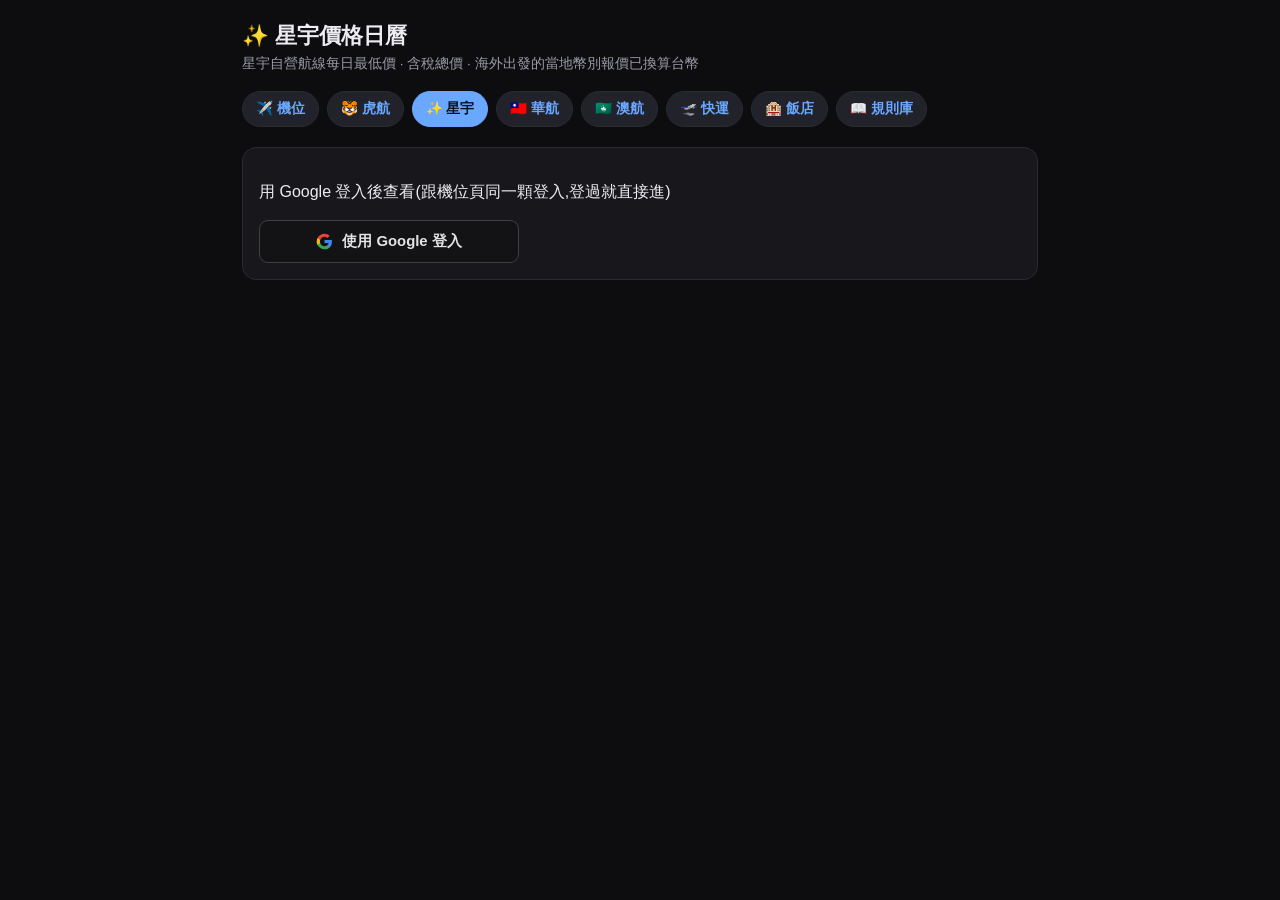
<file: starlux.html>
<!DOCTYPE html>
<html lang="zh-Hant">
<head>
<meta charset="UTF-8">
<meta name="viewport" content="width=device-width, initial-scale=1">
<title>✨ 星宇價格日曆</title>
<meta name="theme-color" content="#0d0d10">
<link rel="manifest" href="manifest.json">
<link rel="apple-touch-icon" href="assets/icon-192.png">
<link rel="icon" type="image/png" href="assets/icon-192.png">
<link rel="stylesheet" href="assets/shared.css?v=20260903">
<style>
  .pickrow{ display:flex; align-items:flex-start; gap:10px; padding:7px 0; border-top:1px solid var(--border); }
  .pickrow:first-child{ border-top:0; }
  .picklab{ flex:0 0 58px; font-size:0.75rem; color:var(--dim); padding-top:6px; }
  .chips{ display:flex; flex-wrap:wrap; gap:5px; }
  .chip{ font:inherit; font-size:0.82rem; cursor:pointer; background:var(--chip); color:var(--text);
    border:1px solid var(--border); border-radius:99px; padding:4px 10px; }
  .chip .cd{ font-size:0.72rem; color:var(--dim); margin-left:4px; }
  .chip[aria-pressed="true"]{ background:var(--accent); border-color:var(--accent); color:#0d0d10; }
  .chip[aria-pressed="true"] .cd{ color:#0d0d10; opacity:.7; }
  .chip:focus-visible{ outline:2px solid var(--accent); outline-offset:2px; }

  .stats{ display:flex; flex-wrap:wrap; gap:8px; margin:12px 0 0; }
  .st{ flex:1 1 118px; background:var(--bg); border:1px solid var(--border); border-radius:10px; padding:8px 11px; }
  .st .l{ font-size:0.74rem; color:var(--dim); }
  .st .v{ font-size:1.15rem; font-weight:700; font-variant-numeric:tabular-nums; }
  .st.good .v{ color:var(--ok); }

  .cals{ display:grid; grid-template-columns:repeat(auto-fill,minmax(268px,1fr)); gap:12px; }
  .cal{ background:var(--card); border:1px solid var(--border); border-radius:12px; padding:11px; }
  .cal h3{ font-size:0.9rem; margin:0 0 8px; display:flex; justify-content:space-between; align-items:baseline; }
  .cal h3 em{ font-style:normal; font-size:0.74rem; color:var(--dim); font-weight:400; }
  .cg{ display:grid; grid-template-columns:repeat(7,1fr); gap:3px; }
  .cg .hd{ text-align:center; font-size:0.68rem; color:var(--dim); padding-bottom:2px; }
  .cg .hd.we{ color:var(--warn); }
  .cell{ aspect-ratio:1/.94; border-radius:6px; background:var(--bg); border:1px solid transparent;
    display:flex; flex-direction:column; align-items:center; justify-content:center; gap:1px; }
  .cell.blank{ background:transparent; }
  .cell .d{ font-size:0.62rem; color:var(--dim); line-height:1; }
  .cell .p{ font-size:0.7rem; font-weight:700; font-variant-numeric:tabular-nums; line-height:1.05; }
  .cell.q1{ background:var(--okbg); } .cell.q1 .p{ color:var(--ok); }
  .cell.q3 .p{ color:var(--warn); }
  .cell.nil .p{ color:var(--dim); font-weight:400; }
  .cell.low{ border-color:var(--ok); }

  table{ border-collapse:collapse; width:100%; font-size:0.86rem; }
  th,td{ text-align:right; padding:5px 8px; border-bottom:1px solid var(--border); white-space:nowrap; }
  th{ color:var(--dim); font-weight:600; font-size:0.76rem; }
  th.l,td.l{ text-align:left; }
  td.n{ font-variant-numeric:tabular-nums; }
  td.tot{ font-weight:700; }
  .we{ color:var(--warn); }
  .scroll{ overflow-x:auto; }
  .rtname{ color:var(--text2); font-size:0.78rem; margin-left:6px; }
</style>
</head>
<body>
<h1>✨ 星宇價格日曆</h1>
<p class="sub">星宇自營航線每日最低價 · 含稅總價 · 海外出發的當地幣別報價已換算台幣</p>
<div class="nav">
  <a href="index.html">✈️ 機位</a>
  <a href="tigerair.html">🐯 虎航</a>
  <a href="starlux.html">✨ 星宇</a>
  <a href="chinaairlines.html">🇹🇼 華航</a>
  <a href="airmacau.html">🇲🇴 澳航</a>
  <a href="hkexpress.html">🛫 快運</a>
  <a href="hotels.html">🏨 飯店</a>
  <a href="rules.html">📖 規則庫</a>
</div>

<div id="signin-card" class="card">
  <p>用 Google 登入後查看(跟機位頁同一顆登入,登過就直接進)</p>
  <div id="gsi-btn"></div>
</div>

<div id="app" class="hidden">
  <div class="hl" id="fresh"></div>
  <div class="card">
    <h2>選航線</h2>
    <div id="picker"></div>
    <div class="pickrow" id="dirrow">
      <div class="picklab">方向</div>
      <div class="chips">
        <button class="chip" id="b-out" aria-pressed="true">去程</button>
        <button class="chip" id="b-ret" aria-pressed="false">回程</button>
      </div>
    </div>
    <div class="pickrow">
      <div class="picklab">票種</div>
      <div class="chips" id="modechips">
        <button class="chip" data-n="0" aria-pressed="true">單程</button>
        <button class="chip" data-n="2">來回 3天2夜</button>
        <button class="chip" data-n="3">來回 4天3夜</button>
        <button class="chip" data-n="4">來回 5天4夜</button>
        <button class="chip" data-n="5">來回 6天5夜</button>
        <label class="chip" style="gap:6px">自訂
          <input id="nights-in" type="number" min="1" max="60" value="7" style="width:52px;padding:2px 6px;min-height:0;font-size:0.82rem"> 晚
        </label>
      </div>
    </div>
    <p class="msg" id="rtnote" style="display:none;margin:6px 0 0">
      來回總價 = 去程段 + 回程段（已用官網全程總價驗證）。回程段依「最便宜去程艙等桶」估算：
      便宜的出發日算得準，貴的出發日可能略微樂觀幾百元；下訂前以官網為準。
    </p>
    <div class="stats" id="stats"></div>
  </div>

  <div class="card" id="combo-card" style="display:none">
    <h2>找最便宜的去回組合</h2>
    <div class="row2" style="align-items:flex-end">
      <div><label>最少幾晚</label><input id="c-min" type="number" min="1" max="60" value="2"></div>
      <div><label>最多幾晚</label><input id="c-max" type="number" min="1" max="60" value="6"></div>
      <div><label>出發月份（留空＝全部）</label><input id="c-month" type="month"></div>
      <div><button class="chip" id="c-go" type="button" style="min-height:40px;width:100%">找</button></div>
    </div>
    <div class="scroll" style="margin-top:10px"><table id="combo">
      <thead><tr><th class="l">出發</th><th class="l">回程</th><th>晚數</th><th>去程</th><th>回程</th><th>來回總價</th></tr></thead>
      <tbody></tbody>
    </table></div>
  </div>

  <div class="cals" id="cals"></div>

  <div class="card">
    <h2>這條航線最便宜的 20 天</h2>
    <div class="scroll"><table id="best">
      <thead id="best-head"><tr><th class="l">日期</th><th class="l">週</th><th>含稅總價</th></tr></thead>
      <tbody></tbody>
    </table></div>
  </div>

  <div class="card">
    <h2>全航線最低價</h2>
    <div class="scroll"><table id="all">
      <thead><tr><th class="l">航線</th><th>含稅總價</th><th class="l">最便宜那天</th></tr></thead>
      <tbody></tbody>
    </table></div>
    <p class="msg" style="margin-top:10px">
      經濟艙(eco)、單人、單程、含稅。行李與選位另計。
      可訂期間約未來 12 個月,超出的月份官網會直接擋掉。
    </p>
  </div>
</div>

<script src="assets/shared.js?v=20260903"></script>
<script>
(function(){
  "use strict";
  var WD=["日","一","二","三","四","五","六"];
  var R={}, RT={}, NAMES={}, COUNTRY={}, span={from:null,to:null};
  var st={origin:null,dest:null,dir:"out",nights:0};   // nights 0 = 單程
  var ACMAP={};   // /api/aircraft/map：航線→班號→機型／座椅間距（GF 抽樣，換季才變）
  var CARRIERS=["JX"];
  function acHtml(k){ var m=ACMAP[k]; if(!m) return ""; var rows=[];
    Object.keys(m).forEach(function(fn){ if(fn.indexOf("__")===0) return; if(CARRIERS.indexOf(fn.slice(0,2))<0) return; var x=m[fn];
      rows.push('<b>'+esc(fn)+'</b> '+esc(x.aircraft)+(x.pitch?'<small style="opacity:.7">（座距 '+x.pitch+'cm）</small>':'')); });
    if(!rows.length) return "";
    return '<div class="st" style="flex:1 1 100%"><div class="l">執飛機型（GF 抽樣，換季才變）</div><div class="v" style="font-size:0.92rem;line-height:1.5">'+rows.sort().join(" · ")+'</div></div>'; }
  var TWO=["TPE","RMQ","KHH","TNN"];

  function addDays(iso,n){ var d=new Date(iso+"T00:00:00Z"); d.setUTCDate(d.getUTCDate()+n);
    return d.toISOString().slice(0,10); }
  // 來回總價表 {出發日: {t:總價, g:去程, r:回程, rd:回程日}}
  function rtDays(k,n){ var v=RT[k]; if(!v) return null; var out={}, any=false;
    Object.keys(v.go).forEach(function(d){ var rd=addDays(d,n), r=v.ret[rd];
      if(r){ out[d]={t:v.go[d]+r,g:v.go[d],r:r,rd:rd}; any=true; } });
    return any?out:null; }
  function curDays(){ var k=key();
    if(st.nights>0){ var m=rtDays(k,st.nights); if(!m) return null;
      var days={}; Object.keys(m).forEach(function(d){ days[d]=m[d].t; }); return {days:days,rt:m}; }
    return R[k]?{days:R[k],rt:null}:null; }

  function city(c){ return NAMES[c]||c; }
  function fmt(n){ return Number(n).toLocaleString("en-US"); }
  function key(){ return st.dir==="out" ? st.origin+"-"+st.dest : st.dest+"-"+st.origin; }
  function origins(){ var s=[]; Object.keys(R).forEach(function(k){ var o=k.split("-")[0];
    if(s.indexOf(o)<0) s.push(o); }); return s; }
  function dests(o){ var s=[]; Object.keys(R).forEach(function(k){ var p=k.split("-");
    if(p[0]===o && s.indexOf(p[1])<0) s.push(p[1]); }); return s; }

  function buildPicker(){
    var box=$("picker"); box.innerHTML="";
    // 出發只列台灣基地（其餘機場都是回程起點,用「方向」切回程就好）,目的地按國家分組
    var os=TWO.filter(function(o){ return dests(o).length; });
    var row=document.createElement("div"); row.className="pickrow";
    row.innerHTML='<div class="picklab">台灣</div>';
    var chips=document.createElement("div"); chips.className="chips";
    os.forEach(function(o){
      var b=document.createElement("button"); b.className="chip"; b.type="button";
      b.setAttribute("aria-pressed", o===st.origin);
      b.innerHTML=esc(city(o))+'<span class="cd">'+esc(o)+"</span>";
      b.onclick=function(){ st.origin=o; var ds=dests(o);
        if(ds.indexOf(st.dest)<0) st.dest=ds[0]; render(); };
      chips.appendChild(b);
    });
    row.appendChild(chips); box.appendChild(row);

    var byC={};
    dests(st.origin).forEach(function(d){ var c=COUNTRY[d]||"其他";
      (byC[c]=byC[c]||[]).push(d); });
    Object.keys(byC).sort(function(a,b){ return byC[b].length-byC[a].length || a.localeCompare(b); })
      .forEach(function(cn){
        var r2=document.createElement("div"); r2.className="pickrow";
        r2.innerHTML='<div class="picklab">'+esc(cn)+"</div>";
        var c2=document.createElement("div"); c2.className="chips";
        byC[cn].sort().forEach(function(d){
          var b=document.createElement("button"); b.className="chip"; b.type="button";
          b.setAttribute("aria-pressed", d===st.dest);
          b.innerHTML=esc(city(d))+'<span class="cd">'+esc(d)+"</span>";
          b.onclick=function(){ st.dest=d; render(); };
          c2.appendChild(b);
        });
        r2.appendChild(c2); box.appendChild(r2);
      });
  }

  function months(){
    var out=[], cur=span.from.slice(0,7), end=span.to.slice(0,7);
    while(cur<=end){ out.push(cur);
      var p=cur.split("-"), y=+p[0], m=+p[1]+1;
      if(m>12){ m=1; y++; }
      cur=y+"-"+String(m).padStart(2,"0"); }
    return out;
  }

  function render(){
    buildPicker();
    var rt=st.nights>0;
    if(rt) st.dir="out";                       // 來回一律以台灣出發為基準
    $("dirrow").style.display = rt?"none":"";
    $("rtnote").style.display = rt?"":"none";
    $("combo-card").style.display = rt?"":"none";
    $("b-out").setAttribute("aria-pressed", st.dir==="out");
    $("b-ret").setAttribute("aria-pressed", st.dir==="ret");
    document.querySelectorAll("#modechips .chip[data-n]").forEach(function(b){
      b.setAttribute("aria-pressed", +b.dataset.n===st.nights); });
    var cur=curDays(), days=cur&&cur.days;
    if(rt) findCombos();   // 切到來回就直接算（9/3 gemini review）
    var tb=document.querySelector("#best tbody");
    $("best-head").innerHTML = rt
      ? '<tr><th class="l">出發</th><th class="l">週</th><th class="l">回程</th><th>去程</th><th>回程</th><th>來回總價</th></tr>'
      : '<tr><th class="l">日期</th><th class="l">週</th><th>含稅總價</th></tr>';
    if(!days){
      $("stats").innerHTML='<div class="st"><div class="l">這個方向</div><div class="v">—</div>'+
        '<div class="l">'+(rt?"這條航線沒有來回資料（來回只掃台灣出發）":"星宇沒有這個方向的航班")+'</div></div>';
      $("cals").innerHTML=""; tb.innerHTML=""; return;
    }
    var ps=Object.keys(days).map(function(d){return days[d];}).sort(function(a,b){return a-b;});
    var lo=ps[0], hi=ps[ps.length-1];
    var q1=ps[Math.floor(ps.length/3)], q2=ps[Math.floor(ps.length*2/3)];
    var med=ps[Math.floor(ps.length/2)];

    $("stats").innerHTML=[
      ["最低價", fmt(lo), rt?("含稅來回 "+(st.nights+1)+"天"+st.nights+"夜"):"含稅單程", true],
      ["中位數", fmt(med), "一半的日子比這便宜", false],
      ["最高價", fmt(hi), "整段期間最貴", false],
      ["有票天數", Object.keys(days).length, span.from+" → "+span.to, false]
    ].map(function(s){
      return '<div class="st'+(s[3]?" good":"")+'"><div class="l">'+esc(s[0])+
        '</div><div class="v">'+esc(s[1])+'</div><div class="l">'+esc(s[2])+"</div></div>";
    }).join("");
    $("stats").insertAdjacentHTML("beforeend", acHtml(key()));

    $("cals").innerHTML=months().map(function(ym){
      var p=ym.split("-"), y=+p[0], m=+p[1];
      var first=new Date(Date.UTC(y,m-1,1)).getUTCDay();
      var nd=new Date(Date.UTC(y,m,0)).getUTCDate();
      var mLo=null;
      Object.keys(days).forEach(function(d){ if(d.indexOf(ym)===0 && (mLo===null||days[d]<mLo)) mLo=days[d]; });
      var cells="";
      ["日","一","二","三","四","五","六"].forEach(function(w,i){
        cells+='<div class="hd'+((i===0||i===6)?" we":"")+'">'+w+"</div>"; });
      for(var i=0;i<first;i++) cells+='<div class="cell blank"></div>';
      for(var d=1; d<=nd; d++){
        var iso=ym+"-"+String(d).padStart(2,"0"), pr=days[iso];
        if(pr===undefined){
          cells+='<div class="cell nil"><div class="d">'+d+'</div><div class="p">–</div></div>';
        } else {
          var cls = pr<=q1?"q1":(pr>=q2?"q3":"q2");
          var lowMark = (pr===mLo && pr<=q1) ? " low" : "";
          cells+='<div class="cell '+cls+lowMark+'"><div class="d">'+d+'</div><div class="p">'+fmt(pr)+"</div></div>";
        }
      }
      return '<div class="cal"><h3>'+y+"年"+m+"月<em>"+
        (mLo===null?"無班機":"最低 "+fmt(mLo))+"</em></h3>"+
        '<div class="cg">'+cells+"</div></div>";
    }).join("");

    tb.innerHTML=Object.keys(days).sort(function(a,b){ return days[a]-days[b]; })
      .slice(0,20).map(function(d){
        var wd=new Date(d+"T00:00:00Z").getUTCDay(), we=(wd===0||wd===6)?" we":"";
        if(rt){ var x=cur.rt[d];
          return '<tr><td class="l n">'+esc(d)+'</td><td class="l'+we+'">'+WD[wd]+"</td>"+
            '<td class="l n">'+esc(x.rd)+'</td><td class="n">'+fmt(x.g)+'</td><td class="n">'+fmt(x.r)+"</td>"+
            '<td class="n tot">'+fmt(x.t)+"</td></tr>"; }
        return '<tr><td class="l n">'+esc(d)+'</td><td class="l'+we+'">'+WD[wd]+"</td>"+
          '<td class="n tot">'+fmt(days[d])+"</td></tr>";
      }).join("");
  }

  // 找最便宜的去回組合：給晚數範圍（＋可選出發月），列前 15 組
  function findCombos(){
    var v=RT[key()]; var body=document.querySelector("#combo tbody");
    if(!v){ body.innerHTML='<tr><td colspan="6" class="l">這條航線沒有來回資料</td></tr>'; return; }
    var mn=Math.max(1,+$("c-min").value||1), mx=Math.max(mn,+$("c-max").value||mn), ym=$("c-month").value;
    var out=[];
    Object.keys(v.go).forEach(function(d){ if(ym && d.indexOf(ym)!==0) return;
      for(var n=mn;n<=mx;n++){ var rd=addDays(d,n), r=v.ret[rd]; if(r) out.push({d:d,rd:rd,n:n,g:v.go[d],r:r,t:v.go[d]+r}); } });
    out.sort(function(a,b){ return a.t-b.t||a.d.localeCompare(b.d); });
    body.innerHTML = out.length ? out.slice(0,15).map(function(x){
      var wd=new Date(x.d+"T00:00:00Z").getUTCDay(), we=(wd===0||wd===6)?" we":"";
      return '<tr><td class="l n'+we+'">'+esc(x.d)+"（"+WD[wd]+"）</td><td class=\"l n\">"+esc(x.rd)+"（"+WD[new Date(x.rd+"T00:00:00Z").getUTCDay()]+"）</td>"+
        '<td class="n">'+x.n+'</td><td class="n">'+fmt(x.g)+'</td><td class="n">'+fmt(x.r)+'</td><td class="n tot">'+fmt(x.t)+"</td></tr>";
    }).join("") : '<tr><td colspan="6" class="l">這個範圍沒有可組合的日期</td></tr>';
  }

  function renderAll(){
    var rt=st.nights>0;
    var keys = rt ? Object.keys(RT).filter(function(k){ return rtDays(k,st.nights); }) : Object.keys(R);
    var rows=keys.map(function(k){
      var days = rt ? (function(){ var m=rtDays(k,st.nights), o={}; Object.keys(m).forEach(function(d){o[d]=m[d].t;}); return o; })() : R[k];
      var best=null;
      Object.keys(days).forEach(function(d){ if(!best||days[d]<best[1]) best=[d,days[d]]; });
      return {k:k,date:best[0],p:best[1]};
    }).sort(function(a,b){ return a.p-b.p; });
    document.querySelector("#all tbody").innerHTML=rows.map(function(r){
      var pp=r.k.split("-");
      return '<tr><td class="l"><b>'+esc(r.k)+'</b><span class="rtname">'+
        esc(city(pp[0]))+" → "+esc(city(pp[1]))+"</span></td>"+
        '<td class="n tot">'+fmt(r.p)+"</td><td class=\"l n\">"+esc(r.date)+"</td></tr>";
    }).join("");
  }

  function load(){
    api("GET","/api/starlux/prices",null,function(e,d){
      if(e){ toast("讀取失敗："+e,"err"); return; }
      renderFresh("fresh", d.meta, d.updated, 26);
      NAMES=d.names||{}; COUNTRY=d.countries||{}; R={}; RT=(d.rt&&d.rt.routes)||{};
      (d.fares||[]).forEach(function(f){
        var k=f.origin+"-"+f.destination;
        if(!R[k]) R[k]={};
        R[k][f.date]=(f.twd!=null?f.twd:f.amount);   // 海外出發是當地幣別,後端已換算台幣
      });
      var all=[];
      Object.keys(R).forEach(function(k){ all=all.concat(Object.keys(R[k])); });
      if(!all.length){ toast("還沒有掃描資料","err"); return; }
      all.sort(); span.from=all[0]; span.to=all[all.length-1];
      if(!st.origin || TWO.indexOf(st.origin)<0 || !R[key()]){
        var twKeys=Object.keys(R).filter(function(k){ return TWO.indexOf(k.split("-")[0])>=0; });
        var first=(twKeys.length?twKeys:Object.keys(R)).sort(function(a,b){
          return Object.keys(R[b]).length-Object.keys(R[a]).length; })[0];
        var p=first.split("-"); st.origin=p[0]; st.dest=p[1]; st.dir="out";
      }
      renderAll(); render();
      api("GET","/api/aircraft/map",null,function(e2,d2){ if(!e2&&d2){ ACMAP=d2; render(); } });
    });
  }

  function showApp(){ $("signin-card").classList.add("hidden"); $("app").classList.remove("hidden");
    refreshSession(); load(); }
  function signOut(){ try{ sessionStorage.removeItem(TOKEN_KEY); localStorage.removeItem(SESS_KEY); }catch(e){}
    $("app").classList.add("hidden"); $("signin-card").classList.remove("hidden"); }
  onAuthFail(signOut);

  window.addEventListener("load",function(){
    $("b-out").addEventListener("click",function(){ st.dir="out"; render(); });
    $("b-ret").addEventListener("click",function(){ st.dir="ret"; render(); });
    document.querySelectorAll("#modechips .chip[data-n]").forEach(function(b){
      b.addEventListener("click",function(){ st.nights=+b.dataset.n; renderAll(); render(); }); });
    $("nights-in").addEventListener("change",function(){ var n=+this.value; if(n>0){ st.nights=n; renderAll(); render(); } });
    $("c-go").addEventListener("click",findCombos);
    gsiInit(showApp); if(token()) showApp();
  });
})();
</script>
</body>
</html>
</file>
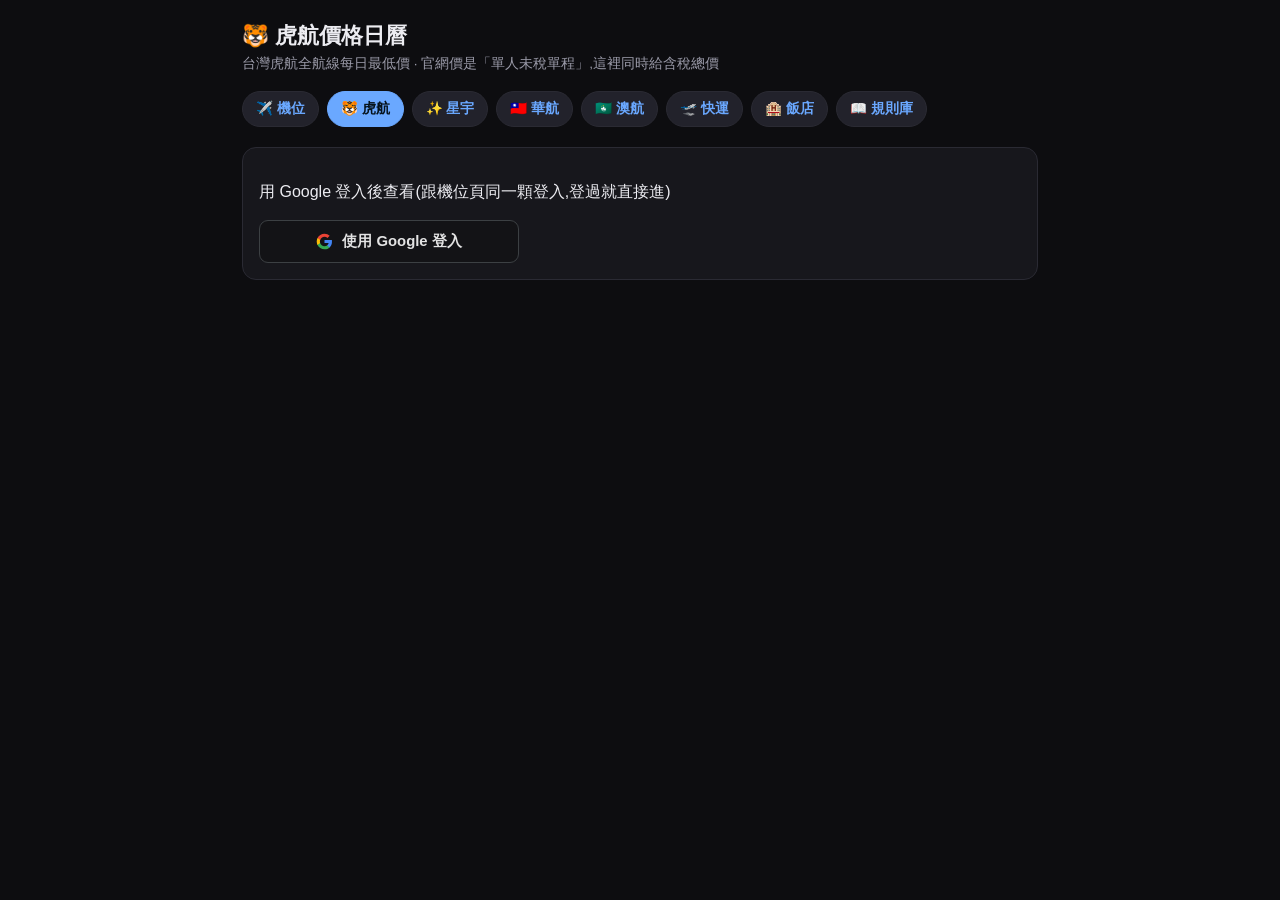
<file: tigerair.html>
<!DOCTYPE html>
<html lang="zh-Hant">
<head>
<meta charset="UTF-8">
<meta name="viewport" content="width=device-width, initial-scale=1">
<title>🐯 虎航價格日曆</title>
<meta name="theme-color" content="#0d0d10">
<link rel="manifest" href="manifest.json">
<link rel="apple-touch-icon" href="assets/icon-192.png">
<link rel="icon" type="image/png" href="assets/icon-192.png">
<link rel="stylesheet" href="assets/shared.css?v=20260903">
<style>
  /* 航線挑選 */
  .pickrow{ display:flex; align-items:flex-start; gap:10px; padding:7px 0; border-top:1px solid var(--border); }
  .pickrow:first-child{ border-top:0; }
  .picklab{ flex:0 0 58px; font-size:0.75rem; color:var(--dim); padding-top:6px; }
  .chips{ display:flex; flex-wrap:wrap; gap:5px; }
  .chip{ font:inherit; font-size:0.82rem; cursor:pointer; background:var(--chip); color:var(--text);
    border:1px solid var(--border); border-radius:99px; padding:4px 10px; }
  .chip .cd{ font-size:0.72rem; color:var(--dim); margin-left:4px; }
  .chip[aria-pressed="true"]{ background:var(--accent); border-color:var(--accent); color:#0d0d10; }
  .chip[aria-pressed="true"] .cd{ color:#0d0d10; opacity:.7; }
  .chip:focus-visible{ outline:2px solid var(--accent); outline-offset:2px; }

  /* 摘要 */
  .stats{ display:flex; flex-wrap:wrap; gap:8px; margin:12px 0 0; }
  .st{ flex:1 1 118px; background:var(--bg); border:1px solid var(--border); border-radius:10px; padding:8px 11px; }
  .st .l{ font-size:0.74rem; color:var(--dim); }
  .st .v{ font-size:1.15rem; font-weight:700; font-variant-numeric:tabular-nums; }
  .st.good .v{ color:var(--ok); }

  /* 月曆 */
  .cals{ display:grid; grid-template-columns:repeat(auto-fill,minmax(268px,1fr)); gap:12px; }
  .cal{ background:var(--card); border:1px solid var(--border); border-radius:12px; padding:11px; }
  .cal h3{ font-size:0.9rem; margin:0 0 8px; display:flex; justify-content:space-between; align-items:baseline; }
  .cal h3 em{ font-style:normal; font-size:0.74rem; color:var(--dim); font-weight:400; }
  .cg{ display:grid; grid-template-columns:repeat(7,1fr); gap:3px; }
  .cg .hd{ text-align:center; font-size:0.68rem; color:var(--dim); padding-bottom:2px; }
  .cg .hd.we{ color:var(--warn); }
  .cell{ aspect-ratio:1/.94; border-radius:6px; background:var(--bg); border:1px solid transparent;
    display:flex; flex-direction:column; align-items:center; justify-content:center; gap:1px; }
  .cell.blank{ background:transparent; }
  .cell .d{ font-size:0.62rem; color:var(--dim); line-height:1; }
  .cell .p{ font-size:0.72rem; font-weight:700; font-variant-numeric:tabular-nums; line-height:1.05; }
  .cell .p small{ display:block; font-size:0.58rem; font-weight:400; color:var(--dim); }
  .cell.q1{ background:var(--okbg); } .cell.q1 .p{ color:var(--ok); }
  .cell.q3 .p{ color:var(--warn); }
  .cell.nil .p{ color:var(--dim); font-weight:400; }
  .cell.low{ border-color:var(--ok); }

  table{ border-collapse:collapse; width:100%; font-size:0.86rem; }
  th,td{ text-align:right; padding:5px 8px; border-bottom:1px solid var(--border); white-space:nowrap; }
  th{ color:var(--dim); font-weight:600; font-size:0.76rem; }
  th.l,td.l{ text-align:left; }
  td.n{ font-variant-numeric:tabular-nums; }
  td.tot{ font-weight:700; }
  .we{ color:var(--warn); }
  .scroll{ overflow-x:auto; }
  .rtname{ color:var(--text2); font-size:0.78rem; margin-left:6px; }
  /* 9/16 搶票模式卡（2026-09-03 codex/gemini review：Tony 盯的四個方向不該藏在選擇器＋長日曆裡） */
  .promo{ border-color:var(--warn); }
  .promo h2{ display:flex; justify-content:space-between; align-items:baseline; gap:8px; flex-wrap:wrap; }
  .promo h2 small{ font-weight:400; color:var(--text2); font-size:0.78rem; }
  .promo .ptab td.l b{ font-size:0.92rem; }
  .promo .fire{ color:var(--bad); font-weight:700; }
  .promo .live{ color:var(--text2); font-size:0.76rem; white-space:normal; }
  .promo .book{ font-weight:700; }
  .promo .plan{ display:flex; flex-wrap:wrap; gap:6px 14px; font-size:0.8rem; color:var(--text2); margin:0 0 8px; }
  .promo .plan b{ color:var(--text); }
  .promo .link{ margin-top:8px; font-size:0.86rem; }
  .promo .link a{ color:var(--accent); word-break:break-all; }
</style>
</head>
<body>
<h1>🐯 虎航價格日曆</h1>
<p class="sub">台灣虎航全航線每日最低價 · 官網價是「單人未稅單程」,這裡同時給含稅總價</p>
<div class="nav">
  <a href="index.html">✈️ 機位</a>
  <a href="tigerair.html">🐯 虎航</a>
  <a href="starlux.html">✨ 星宇</a>
  <a href="chinaairlines.html">🇹🇼 華航</a>
  <a href="airmacau.html">🇲🇴 澳航</a>
  <a href="hkexpress.html">🛫 快運</a>
  <a href="hotels.html">🏨 飯店</a>
  <a href="rules.html">📖 規則庫</a>
</div>

<div id="signin-card" class="card">
  <p>用 Google 登入後查看(跟機位頁同一顆登入,登過就直接進)</p>
  <div id="gsi-btn"></div>
</div>

<div id="app" class="hidden">
  <div class="hl" id="fresh"></div>

  <div class="card promo" id="promo-card">
    <h2>🔥 9/16 週年慶搶票 <small>尊榮虎 9/16 10:00–23:59 未稅 112 起 · 全員 9/17 10:00–9/18 23:59 未稅 512 起 · 可訂 2026-09-16～2027-03-27</small></h2>
    <div class="plan">
      <span>盯的方向：<b>高雄⇄濟州</b>（全期間）、<b>高雄⇄札幌</b>（去 1/23 回 2/2）</span>
      <span>匿名日曆每分鐘、全網每 5 分鐘、會員價每 12 分鐘自動掃，命中推 TG</span>
    </div>
    <div class="scroll"><table class="ptab" id="promo">
      <thead><tr><th class="l">方向</th><th class="l">日期</th><th>未稅</th><th>＋稅</th><th>含稅</th><th class="l">會員查價（最近一次）</th></tr></thead>
      <tbody></tbody>
    </table></div>
    <p class="link" id="promo-link"></p>
  </div>

  <div class="card">
    <h2>選航線</h2>
    <div id="picker"></div>
    <div class="pickrow" id="dirrow">
      <div class="picklab">方向</div>
      <div class="chips">
        <button class="chip" id="b-out" aria-pressed="true">去程</button>
        <button class="chip" id="b-ret" aria-pressed="false">回程</button>
      </div>
    </div>
    <div class="pickrow">
      <div class="picklab">票種</div>
      <div class="chips" id="modechips">
        <button class="chip" data-n="0" aria-pressed="true">單程</button>
        <button class="chip" data-n="2">來回 3天2夜</button>
        <button class="chip" data-n="3">來回 4天3夜</button>
        <button class="chip" data-n="4">來回 5天4夜</button>
        <button class="chip" data-n="5">來回 6天5夜</button>
        <label class="chip" style="gap:6px">自訂
          <input id="nights-in" type="number" min="1" max="60" value="7" style="width:52px;padding:2px 6px;min-height:0;font-size:0.82rem"> 晚
        </label>
      </div>
    </div>
    <p class="msg" id="rtnote" style="display:none;margin:6px 0 0">
      虎航來回＝兩張單程相加（訂位引擎實測，來回沒有折扣），所以這裡的來回價是精確值。
      含稅總價＝雙向票價＋雙向稅金；任一向稅金還沒量到就先顯示未稅。
    </p>
    <div class="stats" id="stats"></div>
  </div>

  <div class="card" id="combo-card" style="display:none">
    <h2>找最便宜的去回組合</h2>
    <div class="row2" style="align-items:flex-end">
      <div><label>最少幾晚</label><input id="c-min" type="number" min="1" max="60" value="2"></div>
      <div><label>最多幾晚</label><input id="c-max" type="number" min="1" max="60" value="6"></div>
      <div><label>出發月份（留空＝全部）</label><input id="c-month" type="month"></div>
      <div><button class="chip" id="c-go" type="button" style="min-height:40px;width:100%">找</button></div>
    </div>
    <div class="scroll" style="margin-top:10px"><table id="combo">
      <thead><tr><th class="l">出發</th><th class="l">回程</th><th>晚數</th><th>去程</th><th>回程</th><th>來回未稅</th><th>含稅總價</th></tr></thead>
      <tbody></tbody>
    </table></div>
  </div>

  <div class="cals" id="cals"></div>

  <div class="card">
    <h2>這條航線最便宜的 20 天</h2>
    <div class="scroll"><table id="best">
      <thead id="best-head"><tr><th class="l">日期</th><th class="l">週</th><th>未稅</th><th>＋稅</th><th>含稅總價</th></tr></thead>
      <tbody></tbody>
    </table></div>
  </div>

  <div class="card">
    <h2>全航線最低價</h2>
    <div class="scroll"><table id="all">
      <thead><tr><th class="l">航線</th><th>未稅</th><th>＋稅</th><th>含稅總價</th><th class="l">最便宜那天</th></tr></thead>
      <tbody></tbody>
    </table></div>
    <p class="msg" style="margin-top:10px">
      稅金是每個航向固定一個數字(跟日期無關),由訂位引擎實際報價量出來;標「未量」的還在排隊量測。
      台灣出發的機場服務費 2026-09-01 起 500→750 元,調整後會重量。
      海外出發以當地幣別定價換算台幣,會隨匯率浮動。
    </p>
  </div>
</div>

<script src="assets/shared.js?v=20260903"></script>
<script>
(function(){
  "use strict";
  var CITY={TPE:"台北桃園",RMQ:"台中",KHH:"高雄",TNN:"台南",NRT:"東京成田",HND:"東京羽田",
    KIX:"大阪關西",NGO:"名古屋",CTS:"札幌新千歲",HKD:"函館",OKA:"沖繩那霸",ISG:"石垣島",
    FUK:"福岡",KMJ:"熊本",KMI:"宮崎",OIT:"大分",HSG:"佐賀",OKJ:"岡山",YGJ:"米子",KCZ:"高知",
    KMQ:"小松",SDJ:"仙台",AXT:"秋田",HNA:"花卷",FKS:"福島",KIJ:"新潟",ICN:"首爾仁川",
    GMP:"首爾金浦",PUS:"釜山",CJU:"濟州",HKT:"普吉",DAD:"峴港"};
  var CN={ICN:"韓國",GMP:"韓國",PUS:"韓國",CJU:"韓國",HKT:"泰國",DAD:"越南"};
  var TW=["TPE","RMQ","KHH","TNN"], WD=["日","一","二","三","四","五","六"];
  var R={}, span={from:null,to:null};
  var st={origin:"KHH",dest:"CJU",dir:"out",nights:0};   // nights 0 = 單程
  var ACMAP={};   // /api/aircraft/map：航線→班號→機型／座椅間距（GF 抽樣，換季才變）
  var CARRIERS=["IT"];
  function acHtml(k){ var m=ACMAP[k]; if(!m) return ""; var rows=[];
    Object.keys(m).forEach(function(fn){ if(fn.indexOf("__")===0) return; if(CARRIERS.indexOf(fn.slice(0,2))<0) return; var x=m[fn];
      rows.push('<b>'+esc(fn)+'</b> '+esc(x.aircraft)+(x.pitch?'<small style="opacity:.7">（座距 '+x.pitch+'cm）</small>':'')); });
    if(!rows.length) return "";
    return '<div class="st" style="flex:1 1 100%"><div class="l">執飛機型（GF 抽樣，換季才變）</div><div class="v" style="font-size:0.92rem;line-height:1.5">'+rows.sort().join(" · ")+'</div></div>'; }

  function city(c){ return CITY[c]||c; }
  function nation(c){ return CN[c]||"日本"; }
  function fmt(n){ return Number(n).toLocaleString("en-US"); }
  function key(){ return st.dir==="out" ? st.origin+"-"+st.dest : st.dest+"-"+st.origin; }
  function addDays(iso,n){ var d=new Date(iso+"T00:00:00Z"); d.setUTCDate(d.getUTCDate()+n);
    return d.toISOString().slice(0,10); }
  function retKey(k){ var p=k.split("-"); return p[1]+"-"+p[0]; }
  // 來回＝兩張單程相加（實測無折扣）。回 {days:{出發日:未稅總}, rt:{出發日:{g,r,rd}}, tax:雙向稅和|null}
  function rtView(k,n){
    var go=R[k], back=R[retKey(k)];
    if(!go||!back) return null;
    var days={}, det={}, any=false;
    Object.keys(go.days).forEach(function(d){ var rd=addDays(d,n), r=back.days[rd];
      if(r!==undefined){ days[d]=go.days[d]+r; det[d]={g:go.days[d],r:r,rd:rd}; any=true; } });
    if(!any) return null;
    return {days:days, rt:det,
      tax:(go.tax!=null&&back.tax!=null)?go.tax+back.tax:null};
  }
  function curView(){ var k=key();
    if(st.nights>0) return rtView(k,st.nights);
    return R[k]?{days:R[k].days,rt:null,tax:R[k].tax}:null; }
  function dests(o){ var s=[]; Object.keys(R).forEach(function(k){
    var p=k.split("-"); if(p[0]===o && s.indexOf(p[1])<0) s.push(p[1]); }); return s; }

  function buildPicker(){
    var box=$("picker"); box.innerHTML="";
    var row=document.createElement("div"); row.className="pickrow";
    row.innerHTML='<div class="picklab">台灣</div>';
    var chips=document.createElement("div"); chips.className="chips";
    TW.filter(function(o){ return dests(o).length; }).forEach(function(o){
      var b=document.createElement("button"); b.className="chip"; b.type="button";
      b.setAttribute("aria-pressed", o===st.origin);
      b.innerHTML=esc(city(o))+'<span class="cd">'+esc(o)+"</span>";
      b.onclick=function(){ st.origin=o; var ds=dests(o);
        if(ds.indexOf(st.dest)<0) st.dest=ds[0]; render(); };
      chips.appendChild(b);
    });
    row.appendChild(chips); box.appendChild(row);

    var byN={};
    dests(st.origin).forEach(function(d){ (byN[nation(d)]=byN[nation(d)]||[]).push(d); });
    ["日本","韓國","泰國","越南"].forEach(function(n){
      if(!byN[n]) return;
      var r2=document.createElement("div"); r2.className="pickrow";
      r2.innerHTML='<div class="picklab">'+n+"</div>";
      var c2=document.createElement("div"); c2.className="chips";
      byN[n].forEach(function(d){
        var b=document.createElement("button"); b.className="chip"; b.type="button";
        b.setAttribute("aria-pressed", d===st.dest);
        b.innerHTML=esc(city(d))+'<span class="cd">'+esc(d)+"</span>";
        b.onclick=function(){ st.dest=d; render(); };
        c2.appendChild(b);
      });
      r2.appendChild(c2); box.appendChild(r2);
    });
  }

  function months(){
    var out=[], cur=span.from.slice(0,7), end=span.to.slice(0,7);
    while(cur<=end){ out.push(cur);
      var p=cur.split("-"), y=+p[0], m=+p[1]+1;
      if(m>12){ m=1; y++; }
      cur=y+"-"+String(m).padStart(2,"0"); }
    return out;
  }

  function render(){
    buildPicker();
    var rt=st.nights>0;
    if(rt) st.dir="out";                       // 來回一律以台灣出發為基準
    $("dirrow").style.display = rt?"none":"";
    $("rtnote").style.display = rt?"":"none";
    $("combo-card").style.display = rt?"":"none";
    $("b-out").setAttribute("aria-pressed", st.dir==="out");
    $("b-ret").setAttribute("aria-pressed", st.dir==="ret");
    document.querySelectorAll("#modechips .chip[data-n]").forEach(function(b){
      b.setAttribute("aria-pressed", +b.dataset.n===st.nights); });
    $("best-head").innerHTML = rt
      ? '<tr><th class="l">出發</th><th class="l">週</th><th class="l">回程</th><th>去程</th><th>回程</th><th>＋稅</th><th>含稅總價</th></tr>'
      : '<tr><th class="l">日期</th><th class="l">週</th><th>未稅</th><th>＋稅</th><th>含稅總價</th></tr>';

    var v=curView();
    if(!v){
      $("stats").innerHTML='<div class="st"><div class="l">這個方向</div><div class="v">—</div>'+
        (rt?'<div class="l">這個天數組不出來回（回程日都沒班機）</div>':'')+'</div>';
      $("cals").innerHTML="";
      document.querySelector("#best tbody").innerHTML="";
      return;
    }
    var days=v.days, tax=v.tax;
    var ps=Object.keys(days).map(function(d){return days[d];}).sort(function(a,b){return a-b;});
    var lo=ps[0], hi=ps[ps.length-1];
    var q1=ps[Math.floor(ps.length/3)], q2=ps[Math.floor(ps.length*2/3)];
    var med=ps[Math.floor(ps.length/2)];
    var T=function(n){ return tax==null?null:n+tax; };

    var rtlab=rt?("來回"+(st.nights+1)+"天"+st.nights+"夜 · "):"";
    $("stats").innerHTML=[
      ["最低價", fmt(T(lo)||lo), rtlab+(tax==null?"未稅(稅金未量)":"含稅 · 票價 "+fmt(lo)+"＋稅 "+fmt(tax)), true],
      ["中位數", fmt(T(med)||med), "一半的日子比這便宜", false],
      ["最高價", fmt(T(hi)||hi), "整段期間最貴", false],
      ["有票天數", Object.keys(days).length, span.from+" → "+span.to, false]
    ].map(function(s){
      return '<div class="st'+(s[3]?" good":"")+'"><div class="l">'+esc(s[0])+
        '</div><div class="v">'+esc(s[1])+'</div><div class="l">'+esc(s[2])+"</div></div>";
    }).join("");
    $("stats").insertAdjacentHTML("beforeend", acHtml(key()));

    $("cals").innerHTML=months().map(function(ym){
      var p=ym.split("-"), y=+p[0], m=+p[1];
      var first=new Date(Date.UTC(y,m-1,1)).getUTCDay();
      var nd=new Date(Date.UTC(y,m,0)).getUTCDate();
      var mLo=null;
      Object.keys(days).forEach(function(d){ if(d.indexOf(ym)===0 && (mLo===null||days[d]<mLo)) mLo=days[d]; });
      var cells="";
      ["日","一","二","三","四","五","六"].forEach(function(w,i){
        cells+='<div class="hd'+((i===0||i===6)?" we":"")+'">'+w+"</div>"; });
      for(var i=0;i<first;i++) cells+='<div class="cell blank"></div>';
      for(var d=1; d<=nd; d++){
        var iso=ym+"-"+String(d).padStart(2,"0"), pr=days[iso];
        if(pr===undefined){
          cells+='<div class="cell nil"><div class="d">'+d+'</div><div class="p">–</div></div>';
        } else {
          var cls = pr<=q1?"q1":(pr>=q2?"q3":"q2");
          var lowMark = (pr===mLo && pr<=q1) ? " low" : "";
          var tot=T(pr);
          cells+='<div class="cell '+cls+lowMark+'"><div class="d">'+d+'</div><div class="p">'+
            fmt(tot==null?pr:tot)+"<small>"+(tot==null?"未稅":fmt(pr))+"</small></div></div>";
        }
      }
      return '<div class="cal"><h3>'+y+"年"+m+"月<em>"+
        (mLo===null?"無班機":"最低 "+fmt(T(mLo)||mLo))+"</em></h3>"+
        '<div class="cg">'+cells+"</div></div>";
    }).join("");

    if(rt) findCombos();   // 切到來回就直接算，不用再按「找」（9/3 gemini review）
    document.querySelector("#best tbody").innerHTML=Object.keys(days)
      .sort(function(a,b){ return days[a]-days[b]; }).slice(0,20).map(function(d){
        var wd=new Date(d+"T00:00:00Z").getUTCDay(), we=(wd===0||wd===6)?" we":"";
        var pr=days[d];
        if(rt){ var x=v.rt[d];
          return '<tr><td class="l n">'+esc(d)+'</td><td class="l'+we+'">'+WD[wd]+"</td>"+
            '<td class="l n">'+esc(x.rd)+'</td><td class="n">'+fmt(x.g)+'</td><td class="n">'+fmt(x.r)+"</td>"+
            '<td class="n">'+(tax==null?"未量":fmt(tax))+"</td>"+
            '<td class="n tot">'+(tax==null?"—":fmt(pr+tax))+"</td></tr>"; }
        return '<tr><td class="l n">'+esc(d)+'</td><td class="l'+we+'">'+WD[wd]+"</td>"+
          '<td class="n">'+fmt(pr)+'</td><td class="n">'+(tax==null?"未量":fmt(tax))+"</td>"+
          '<td class="n tot">'+(tax==null?"—":fmt(pr+tax))+"</td></tr>";
      }).join("");
  }

  // 找最便宜的去回組合：給晚數範圍（＋可選出發月），列前 15 組
  function findCombos(){
    var body=document.querySelector("#combo tbody");
    var mn=Math.max(1,+$("c-min").value||1), mx=Math.max(mn,+$("c-max").value||mn), ym=$("c-month").value;
    var k=key(), go=R[k], back=R[retKey(k)];
    if(!go||!back){ body.innerHTML='<tr><td colspan="7" class="l">這條航線缺其中一個方向的資料</td></tr>'; return; }
    var tax=(go.tax!=null&&back.tax!=null)?go.tax+back.tax:null;
    var out=[];
    Object.keys(go.days).forEach(function(d){ if(ym && d.indexOf(ym)!==0) return;
      for(var n=mn;n<=mx;n++){ var rd=addDays(d,n), r=back.days[rd];
        if(r!==undefined) out.push({d:d,rd:rd,n:n,g:go.days[d],r:r,t:go.days[d]+r}); } });
    out.sort(function(a,b){ return a.t-b.t||a.d.localeCompare(b.d); });
    body.innerHTML = out.length ? out.slice(0,15).map(function(x){
      var wd=new Date(x.d+"T00:00:00Z").getUTCDay(), we=(wd===0||wd===6)?" we":"";
      var rwd=new Date(x.rd+"T00:00:00Z").getUTCDay(), rwe=(rwd===0||rwd===6)?" we":"";
      return '<tr><td class="l n'+we+'">'+esc(x.d)+"（"+WD[wd]+"）</td><td class=\"l n"+rwe+"\">"+esc(x.rd)+"（"+WD[rwd]+"）</td>"+
        '<td class="n">'+x.n+'</td><td class="n">'+fmt(x.g)+'</td><td class="n">'+fmt(x.r)+"</td>"+
        '<td class="n">'+fmt(x.t)+'</td><td class="n tot">'+(tax==null?"—":fmt(x.t+tax))+"</td></tr>";
    }).join("") : '<tr><td colspan="7" class="l">這個範圍沒有可組合的日期</td></tr>';
  }

  function renderAll(){
    var rt=st.nights>0;
    var keys=Object.keys(R);
    if(rt) keys=keys.filter(function(k){ return TW.indexOf(k.split("-")[0])>=0; });
    var rows=keys.map(function(k){
      var v = rt ? rtView(k,st.nights) : R[k];
      if(!v) return null;
      var best=null;
      Object.keys(v.days).forEach(function(d){ if(!best||v.days[d]<best[1]) best=[d,v.days[d]]; });
      return {k:k,tax:v.tax,date:best[0],p:best[1],tot:v.tax==null?null:best[1]+v.tax};
    }).filter(Boolean).sort(function(a,b){ return (a.tot==null?a.p:a.tot)-(b.tot==null?b.p:b.tot); });
    document.querySelector("#all tbody").innerHTML=rows.map(function(r){
      var pp=r.k.split("-");
      return '<tr><td class="l"><b>'+esc(r.k)+(rt?" 來回":"")+'</b><span class="rtname">'+
        esc(city(pp[0]))+(rt?" ⇄ ":" → ")+esc(city(pp[1]))+"</span></td>"+
        '<td class="n">'+fmt(r.p)+'</td><td class="n">'+(r.tax==null?"未量":fmt(r.tax))+"</td>"+
        '<td class="n tot">'+(r.tot==null?"—":fmt(r.tot))+"</td>"+
        '<td class="l n">'+esc(r.date)+"</td></tr>";
    }).join("");
  }

  // 9/16 搶票模式：固定列 Tony 盯的方向（最低價那天＋指定目標日），配會員查價最近結果（剩餘座位）
  var PROMO_ROWS=[
    {k:"KHH-CJU"},{k:"CJU-KHH"},
    {k:"KHH-CTS",date:"2027-01-23",tag:"目標日"},{k:"CTS-KHH",date:"2027-02-02",tag:"目標日"},
    {k:"KHH-CTS"},{k:"CTS-KHH"},{k:"KHH-SDJ"},{k:"SDJ-KHH"}];
  var LIVE={}, PROMO_URL=null, HEALTH=null;
  function renderPromo(){
    var body=document.querySelector("#promo tbody"), rows=[];
    PROMO_ROWS.forEach(function(pr){
      var r=R[pr.k]; if(!r) return;
      var date=pr.date, price;
      if(date){ price=r.days[date]; if(price===undefined) return; }
      else { Object.keys(r.days).forEach(function(d){ if(price===undefined||r.days[d]<price){ price=r.days[d]; date=d; } }); if(price===undefined) return; }
      var tax=r.tax, tot=tax==null?null:price+tax, pp=pr.k.split("-");
      var lv=LIVE[pr.k+"|"+date], lvs="";
      if(lv&&lv.total!=null) lvs=esc(lv.flight||"")+" 剩 "+esc(lv.seats!=null?lv.seats:"?")+" 位 · 含稅 "+fmt(lv.total)+"（"+esc(lv.at||"")+"）";
      else if(lv&&lv.err) lvs="查價失敗："+esc(lv.err);
      var wd=new Date(date+"T00:00:00Z").getUTCDay();
      rows.push('<tr><td class="l"><b>'+esc(city(pp[0]))+" → "+esc(city(pp[1]))+'</b><span class="rtname">'+esc(pr.k)+(pr.tag?" · "+pr.tag:" · 最便宜")+'</span></td>'+
        '<td class="l n">'+esc(date)+"（"+WD[wd]+"）</td>"+
        '<td class="n'+(price<=700?" fire":"")+'">'+fmt(price)+(price<=700?" 🔥":"")+'</td>'+
        '<td class="n">'+(tax==null?"未量":fmt(tax))+'</td><td class="n tot">'+(tot==null?"—":fmt(tot))+'</td>'+
        '<td class="l live">'+(lvs||"—")+'</td></tr>');
    });
    body.innerHTML=rows.join("")||'<tr><td colspan="6" class="l">還沒有這些航線的資料</td></tr>';
    var link=PROMO_URL
      ? '促銷專屬連結：<a href="'+esc(PROMO_URL)+'" target="_blank" rel="noopener">'+esc(PROMO_URL)+'</a>'
      : '訂票：<a href="https://booking.tigerairtw.com/zh-TW" target="_blank" rel="noopener">booking.tigerairtw.com</a>（一般搜尋頁不吃帶參數的深連結；9/16 公告的專屬連結出來後會顯示在這裡）';
    if(HEALTH) link+='<br><span style="color:var(--text2);font-size:0.78rem">會員查價：上次 '+esc(HEALTH.lastRun||"?")+' 成功 '+esc(HEALTH.ok)+'/'+esc(HEALTH.jobs)+(HEALTH.fail?'，連續失敗 '+esc(HEALTH.fail)+' 輪':'')+'，JWT 到期 '+esc(HEALTH.jwtExp||"?")+'</span>';
    $("promo-link").innerHTML=link;
  }

  function load(){
    api("GET","/api/tigerair/prices",null,function(e,d){
      if(e){ toast("讀取失敗："+e,"err"); return; }
      LIVE=d.live||{}; PROMO_URL=d.promoUrl||null; HEALTH=d.health||null;
      renderFresh("fresh", d.meta, d.updated, 26);
      R={};
      (d.fares||[]).forEach(function(f){
        var k=f.origin+"-"+f.destination;
        if(!R[k]) R[k]={days:{},tax:(d.tax&&d.tax[k]?d.tax[k].tax:null)};
        R[k].days[f.date]=f.amount;
      });
      var all=[];
      Object.keys(R).forEach(function(k){ all=all.concat(Object.keys(R[k].days)); });
      if(!all.length){ toast("還沒有掃描資料","err"); return; }   // 9/3 codex：空資料保護
      all.sort(); span.from=all[0]; span.to=all[all.length-1];
      if(!R[key()]){ var first=Object.keys(R)[0]; if(first){ var p=first.split("-"); st.origin=p[0]; st.dest=p[1]; } }
      renderPromo(); renderAll(); render();
      api("GET","/api/aircraft/map",null,function(e2,d2){ if(!e2&&d2){ ACMAP=d2; render(); } });
    });
  }

  function showApp(){ $("signin-card").classList.add("hidden"); $("app").classList.remove("hidden");
    refreshSession(); load(); }
  function signOut(){ try{ sessionStorage.removeItem(TOKEN_KEY); localStorage.removeItem(SESS_KEY); }catch(e){}
    $("app").classList.add("hidden"); $("signin-card").classList.remove("hidden"); }
  onAuthFail(signOut);

  window.addEventListener("load",function(){
    $("b-out").addEventListener("click",function(){ st.dir="out"; render(); });
    $("b-ret").addEventListener("click",function(){ st.dir="ret"; render(); });
    document.querySelectorAll("#modechips .chip[data-n]").forEach(function(b){
      b.addEventListener("click",function(){ st.nights=+b.dataset.n; renderAll(); render(); }); });
    $("nights-in").addEventListener("change",function(){ var n=+this.value; if(n>0){ st.nights=n; renderAll(); render(); } });
    $("c-go").addEventListener("click",findCombos);
    gsiInit(showApp); if(token()) showApp();
  });
})();
</script>
</body>
</html>
</file>
<file: assets/shared.css>
/* seatsrooms 共用基底樣式 — index/hotels/(rules) 三頁通用。
   頁面專屬樣式(熱圖/逐晚格/stat 變體/badge 變體)留在各頁 <style>,
   inline <style> 在 <link> 之後,同權重時頁面覆蓋這裡。 */
:root {
  --bg:#0d0d10; --card:#17171c; --border:#2a2a33; --text:#ececf1; --text2:#9a9aa8;
  --accent:#6aa8ff; --ok:#4cc38a; --okbg:#0f2a1e; --dim:#6b6b78; --chip:#22222b; --bad:#e5484d; --warn:#f5a524;
}
* { box-sizing:border-box; }
body { margin:0; padding:0 12px 60px; background:var(--bg); color:var(--text);
  font-family:-apple-system,"PingFang TC","Noto Sans TC",sans-serif; line-height:1.5;
  max-width:820px; margin-inline:auto; }
h1 { font-size:1.35rem; margin:20px 0 2px; }
h2 { font-size:1.05rem; margin:0 0 8px; }
.sub { color:var(--text2); font-size:0.85rem; margin:0 0 14px; }
/* 導覽：單列橫向滑動（手機不再折成三四行吃掉 1/3 螢幕，2026-09-03 gemini review）；
   shared.js 會把當前頁的連結加 .active */
.nav { display:flex; gap:8px; flex-wrap:nowrap; overflow-x:auto; -webkit-overflow-scrolling:touch;
  scrollbar-width:none; margin:6px -12px 12px; padding:2px 12px 6px; }
.nav::-webkit-scrollbar{ display:none; }
.nav a { display:inline-block; flex-shrink:0; padding:7px 13px; border:1px solid var(--border); border-radius:99px;
  font-size:0.86rem; text-decoration:none; color:var(--accent); background:var(--chip); font-weight:600; white-space:nowrap; }
.nav a.active { background:var(--accent); color:#06131c; border-color:var(--accent); }
/* 票價頁日曆格：5 位數票價在手機 40px 格子裡不准換行破版 */
.cg .cell .p { white-space:nowrap; }
@media (max-width:420px){ .cg .cell .p { font-size:0.64rem; } .cg .cell .p small{ font-size:0.54rem; } }
.card { background:var(--card); border:1px solid var(--border); border-radius:14px; padding:16px; margin:14px 0; }
label { display:block; font-size:0.85rem; color:var(--text2); margin:10px 0 4px; }
input, select { width:100%; padding:10px; border-radius:9px; border:1px solid var(--border);
  background:var(--bg); color:var(--text); font-size:0.95rem; }
input[type=date]{ color-scheme:dark; min-height:44px; -webkit-appearance:none; appearance:none; }
input:focus, select:focus{ outline:2px solid var(--accent); outline-offset:-1px; border-color:var(--accent); }
.row2{ display:flex; gap:10px; } .row2>div{ flex:1; }
button{ border:none; border-radius:9px; padding:11px 18px; font-size:0.95rem; cursor:pointer; font-weight:600; }
button:focus-visible{ outline:2px solid var(--accent); outline-offset:1px; }
.primary{ background:var(--accent); color:#06131c; width:100%; margin-top:14px; } .primary:disabled{ opacity:.5; }
.del{ background:transparent; color:var(--bad); border:1px solid var(--border); padding:5px 11px; font-size:0.82rem; }
.pause{ background:transparent; color:var(--text2); border:1px solid var(--border); padding:5px 11px; font-size:0.82rem; }
.scan{ background:transparent; color:var(--accent); border:1px solid var(--border); padding:5px 11px; font-size:0.82rem; }
.scan:disabled{ opacity:.5; cursor:default; }
.btn-row{ display:flex; gap:6px; flex-shrink:0; flex-wrap:wrap; justify-content:flex-end; }
.msg{ font-size:0.88rem; color:var(--text2); min-height:1.2em; margin-top:8px; } .msg.err{ color:var(--bad); }
.hidden{ display:none; }
.entry{ border-bottom:1px solid var(--border); padding:10px 0; } .entry:last-child{ border-bottom:none; }
.entry-head{ display:flex; justify-content:space-between; align-items:center; gap:10px; flex-wrap:wrap; }
.entry-head > :first-child{ min-width:0; flex:1 1 240px; }
/* 手機：五顆按鈕塞不下就整排掉到下一行，不准把頁面撐寬（2026-09-02 Tony 截圖） */
@media (max-width:640px){ .btn-row{ flex-basis:100%; justify-content:flex-start; } }
body{ overflow-x:hidden; }
.entry-name{ font-weight:700; } .entry-meta{ color:var(--text2); font-size:0.84rem; margin-top:2px; }
.badge{ display:inline-block; padding:1px 8px; border-radius:99px; font-size:0.74rem; border:1px solid var(--border); color:var(--text2); }
.badge.available{ background:var(--ok); color:#06281a; border:none; font-weight:700; }
.badge.paused{ color:var(--text2); } .badge.pending{ color:var(--accent); border-color:var(--accent); }
/* 掃描健康燈 */
.hl{ display:flex; gap:8px; flex-wrap:wrap; margin:0 0 10px; font-size:0.8rem; color:var(--text2); }
.hl span{ border:1px solid var(--border); border-radius:99px; padding:3px 10px; background:var(--card); }
.hl i{ display:inline-block; width:8px; height:8px; border-radius:50%; margin-right:5px; }
.hl .g{ background:var(--ok); } .hl .y{ background:var(--warn); } .hl .r{ background:var(--bad); }
/* 近14天狀態時間軸 */
.tl{ display:flex; gap:2px; margin-top:6px; align-items:center; }
.tl i{ width:11px; height:11px; border-radius:2px; background:#1e1e26; }
.tl .t-av{ background:var(--ok); }
.tl-l{ font-size:0.72rem; color:var(--dim); margin-right:4px; }
/* 表格基底 */
table{ width:100%; border-collapse:collapse; font-size:0.85rem; }
thead th{ text-align:left; color:var(--text2); font-weight:600; font-size:0.74rem; padding:5px 7px; border-bottom:1px solid var(--border); white-space:nowrap; }
tbody td{ padding:7px; border-bottom:1px solid var(--border); vertical-align:top; }
.rt{ color:var(--ok); font-weight:700; }
.book{ color:var(--accent); text-decoration:none; font-size:0.84rem; }
.foot{ color:var(--dim); font-size:0.78rem; margin-top:22px; text-align:center; }
/* 手機卡片化只套結果表(.rtab)——套全部 table 會把行程熱圖/逐晚格打爛 */
@media (max-width:560px){
  .rtab thead{ display:none; } .rtab,.rtab tbody,.rtab tr,.rtab td{ display:block; width:100%; }
  .rtab tbody tr{ border:1px solid var(--border); border-radius:10px; margin:8px 0; padding:4px 2px; }
  .rtab tbody td{ border:none; padding:3px 10px; } .rtab tbody td::before{ content:attr(data-l)"："; color:var(--text2); font-size:0.76rem; }
  .rtab tbody td.main::before{ content:""; } .rtab tbody td.main{ font-weight:700; font-size:0.96rem; padding-top:8px; }
  .rtab tbody td.nolab::before{ content:""; } .rtab tbody td:empty{ display:none; }
}
</file>
